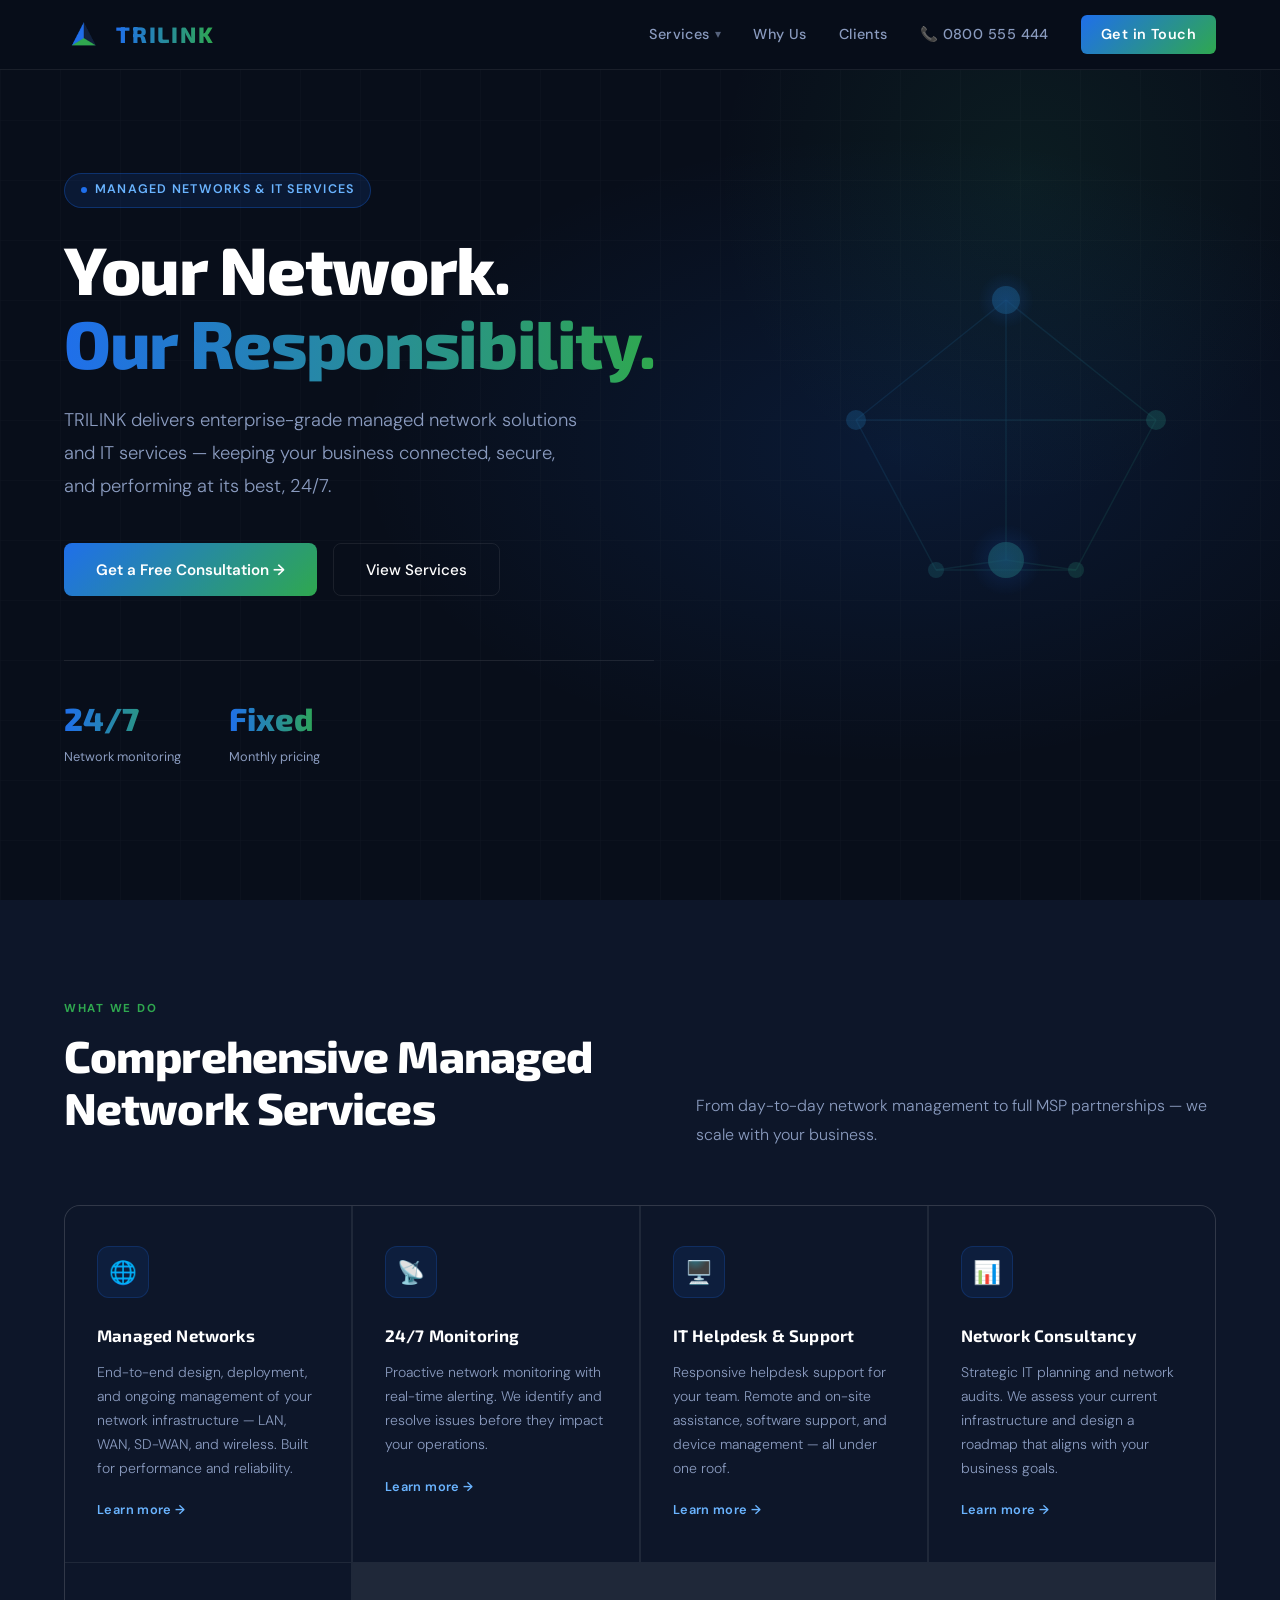
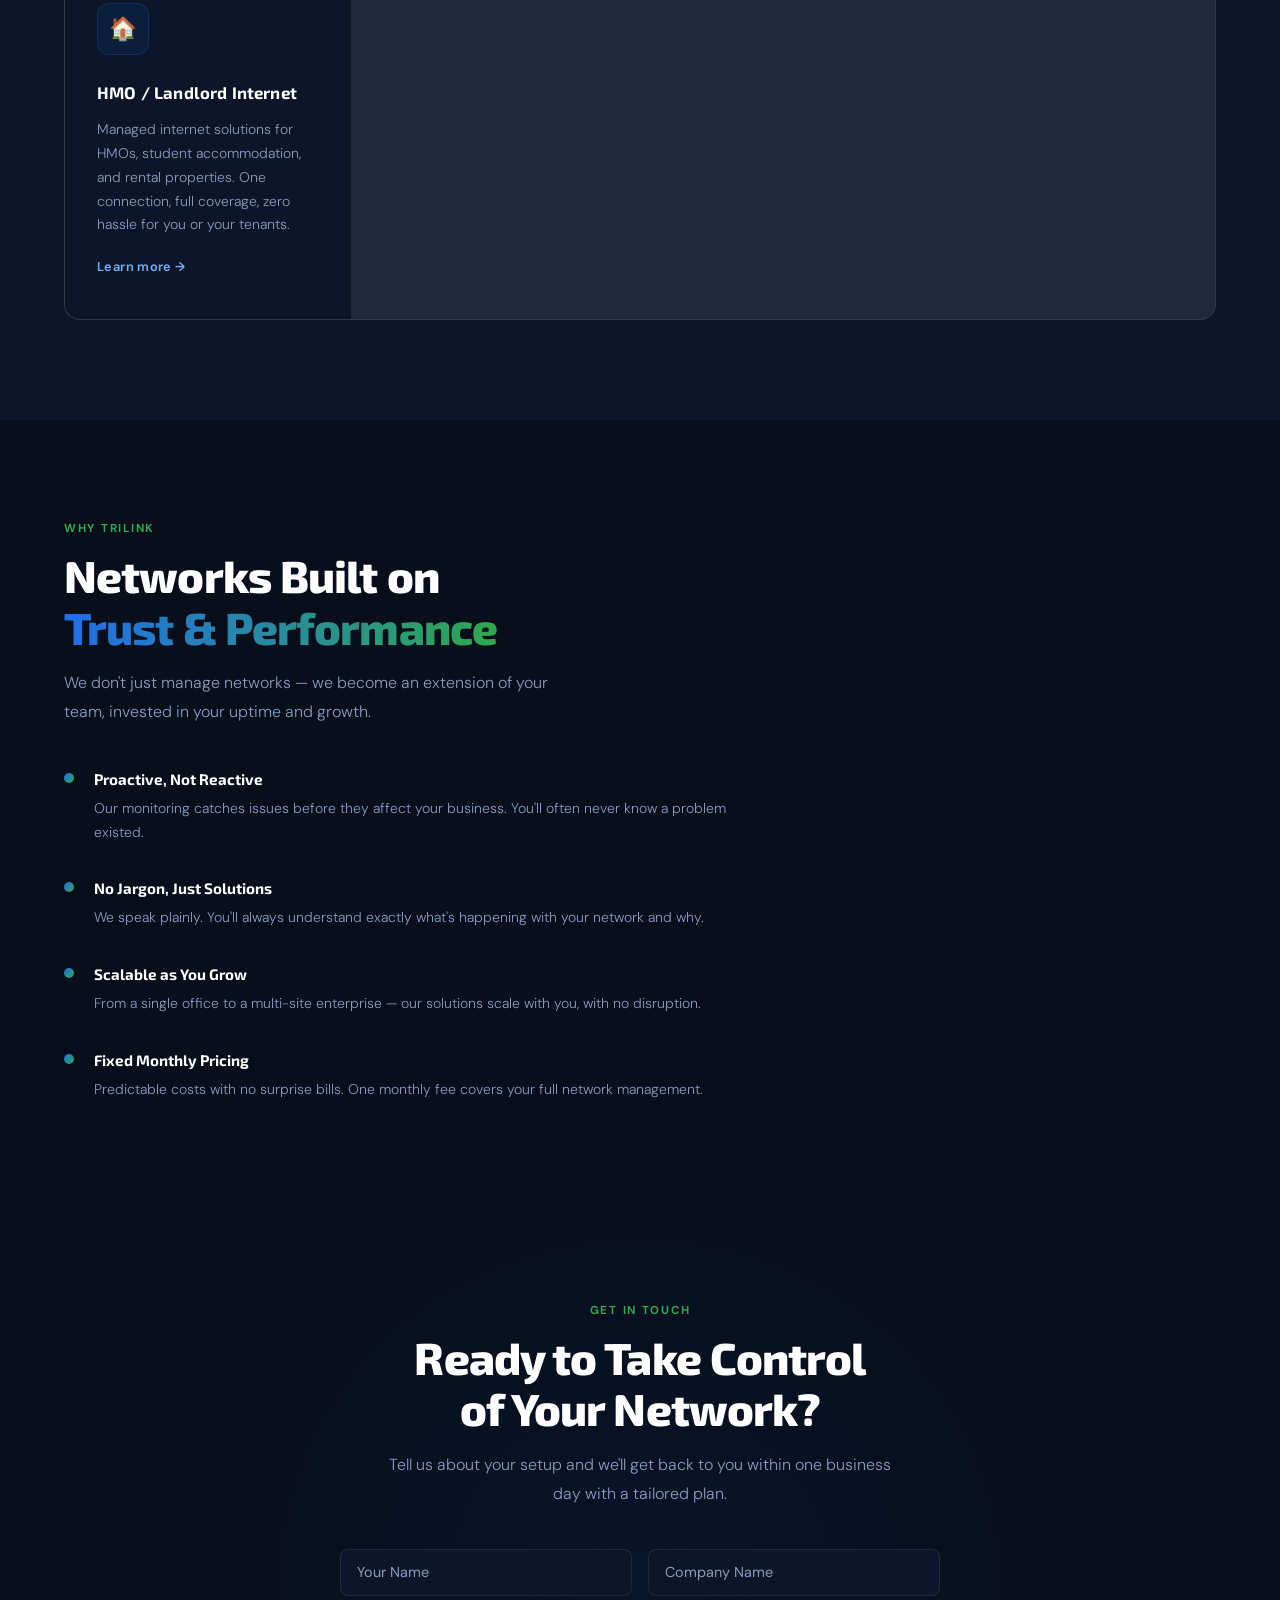
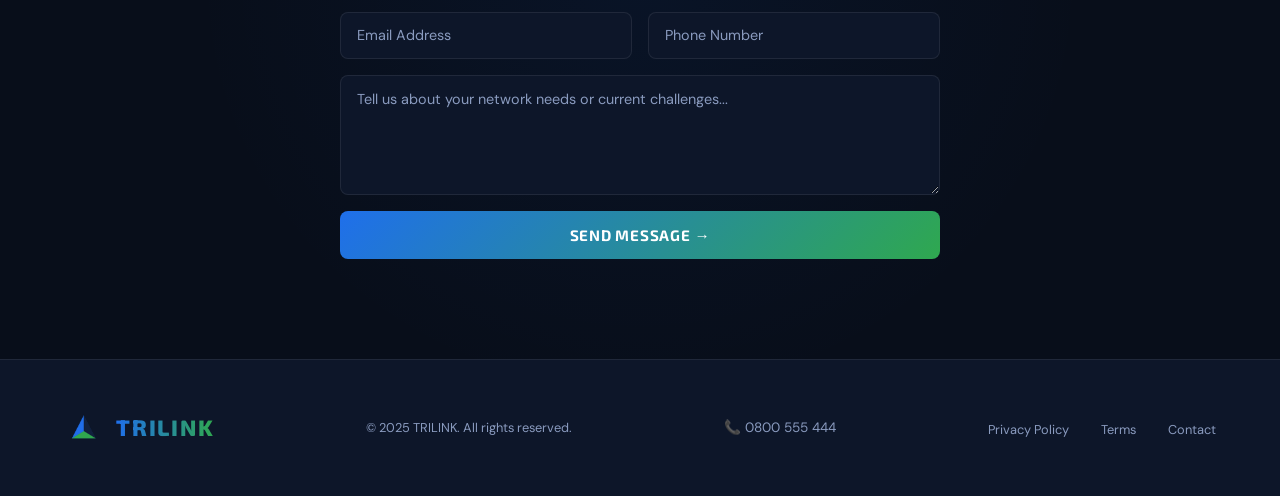
<file: index.html>
<!DOCTYPE html>
<html lang="en">
<head>
<meta charset="UTF-8">
<meta name="viewport" content="width=device-width, initial-scale=1.0">
<title>TRILINK – Managed Networks & IT Services</title>
<link rel="icon" type="image/png" sizes="32x32" href="trilink-mark-32.png">
<link rel="icon" type="image/png" sizes="16x16" href="trilink-mark-16.png">
<link rel="preconnect" href="https://fonts.googleapis.com">
<link href="https://fonts.googleapis.com/css2?family=Exo+2:wght@300;400;600;700;800&family=DM+Sans:wght@300;400;500&display=swap" rel="stylesheet">
<style>
  *, *::before, *::after { box-sizing: border-box; margin: 0; padding: 0; }

  :root {
    --navy: #080e1a;
    --navy2: #0d1629;
    --navy3: #12213D;
    --blue: #1F6FEB;
    --green: #2FA84F;
    --grad: linear-gradient(135deg, #1F6FEB, #2FA84F);
    --grad-text: linear-gradient(90deg, #1F6FEB, #2FA84F);
    --white: #ffffff;
    --muted: #8a9bbf;
    --border: rgba(255,255,255,0.08);
    --card: rgba(255,255,255,0.04);
  }

  html { scroll-behavior: smooth; }

  body {
    font-family: 'DM Sans', sans-serif;
    background: var(--navy);
    color: var(--white);
    line-height: 1.6;
    overflow-x: hidden;
  }

  h1,h2,h3,h4,h5 { font-family: 'Exo 2', sans-serif; }

  /* NAV */
  nav {
    position: fixed; top: 0; left: 0; right: 0; z-index: 100;
    background: rgba(8,14,26,0.92);
    backdrop-filter: blur(12px);
    border-bottom: 1px solid var(--border);
    padding: 0 5%;
    display: flex; align-items: center; justify-content: space-between;
    height: 70px;
  }

  .logo {
    display: flex; align-items: center; gap: 12px;
    text-decoration: none;
  }

  .logo-mark {
    width: 40px; height: 40px;
    position: relative;
  }

  .logo-mark svg { width: 100%; height: 100%; }
  .logo-mark img { width: 100%; height: 100%; object-fit: contain; display: block; }

  .logo-text {
    font-family: 'Exo 2', sans-serif;
    font-size: 1.4rem;
    font-weight: 800;
    letter-spacing: 0.08em;
    background: var(--grad-text);
    -webkit-background-clip: text;
    -webkit-text-fill-color: transparent;
    background-clip: text;
  }

  .nav-links {
    display: flex; gap: 2rem; list-style: none; align-items: center;
  }

  .nav-links > li { position: relative; }

  .nav-links a {
    color: var(--muted);
    text-decoration: none;
    font-size: 0.9rem;
    font-weight: 500;
    letter-spacing: 0.03em;
    transition: color 0.2s;
    display: flex; align-items: center; gap: 5px;
  }

  .nav-links a:hover { color: var(--white); }

  .nav-cta {
    background: var(--grad);
    color: var(--white) !important;
    padding: 0.5rem 1.25rem;
    border-radius: 6px;
    font-weight: 600 !important;
  }

  .nav-phone {
    color: var(--muted);
    text-decoration: none;
    font-size: 0.9rem;
    font-weight: 600;
    display: flex;
    align-items: center;
    gap: 6px;
    transition: color 0.2s;
  }

  .nav-phone:hover { color: var(--white); }

  .has-dropdown > a::after { content: '▾'; font-size: 0.75rem; opacity: 0.6; }

  .dropdown {
    display: none;
    position: absolute; top: 100%; left: -16px;
    background: var(--navy2);
    border: 1px solid var(--border);
    border-radius: 12px;
    min-width: 230px;
    padding: 16px 8px 8px 8px;
    box-shadow: 0 20px 60px rgba(0,0,0,0.4);
    z-index: 200;
  }

  .has-dropdown:hover .dropdown { display: block; }

  .dropdown a {
    display: flex; align-items: center; gap: 10px;
    padding: 10px 14px;
    border-radius: 8px;
    font-size: 0.875rem;
    color: var(--muted) !important;
    transition: background 0.15s, color 0.15s;
    white-space: nowrap;
  }

  .dropdown a:hover { background: var(--navy3); color: var(--white) !important; }

  .dd-icon {
    width: 28px; height: 28px;
    background: rgba(26,111,245,0.12);
    border-radius: 6px;
    display: flex; align-items: center; justify-content: center;
    font-size: 0.85rem; flex-shrink: 0;
  }

  .dropdown-divider { height: 1px; background: var(--border); margin: 6px 8px; }

  /* HERO */
  .hero {
    min-height: 100vh;
    display: flex; align-items: center;
    padding: 120px 5% 80px;
    position: relative;
    overflow: hidden;
  }

  .hero-bg {
    position: absolute; inset: 0;
    background:
      radial-gradient(ellipse 60% 50% at 70% 50%, rgba(26,111,245,0.12) 0%, transparent 70%),
      radial-gradient(ellipse 40% 60% at 80% 20%, rgba(53,201,122,0.08) 0%, transparent 60%);
  }

  .hero-grid {
    position: absolute; inset: 0; opacity: 0.03;
    background-image:
      linear-gradient(rgba(255,255,255,0.5) 1px, transparent 1px),
      linear-gradient(90deg, rgba(255,255,255,0.5) 1px, transparent 1px);
    background-size: 60px 60px;
  }

  .hero-content {
    max-width: 700px;
    position: relative; z-index: 2;
    animation: fadeUp 0.8s ease both;
  }

  @keyframes fadeUp {
    from { opacity:0; transform: translateY(30px); }
    to   { opacity:1; transform: translateY(0); }
  }

  .hero-badge {
    display: inline-flex; align-items: center; gap: 8px;
    background: rgba(26,111,245,0.12);
    border: 1px solid rgba(26,111,245,0.3);
    color: #6ab4ff;
    font-size: 0.78rem;
    font-weight: 600;
    letter-spacing: 0.1em;
    text-transform: uppercase;
    padding: 0.4rem 1rem;
    border-radius: 100px;
    margin-bottom: 1.5rem;
  }

  .hero-badge span { width: 6px; height: 6px; border-radius: 50%; background: var(--blue); animation: pulse 1.5s infinite; }

  @keyframes pulse { 0%,100%{opacity:1;} 50%{opacity:0.3;} }

  .hero h1 {
    font-size: clamp(2.5rem, 6vw, 4.2rem);
    font-weight: 800;
    line-height: 1.1;
    margin-bottom: 1.5rem;
    letter-spacing: -0.02em;
  }

  .grad-word {
    background: var(--grad-text);
    -webkit-background-clip: text;
    -webkit-text-fill-color: transparent;
    background-clip: text;
  }

  .hero p {
    font-size: 1.15rem;
    color: var(--muted);
    max-width: 520px;
    margin-bottom: 2.5rem;
    font-weight: 300;
    line-height: 1.8;
  }

  .hero-btns { display: flex; gap: 1rem; flex-wrap: wrap; }

  .btn-primary {
    background: var(--grad);
    color: var(--white);
    padding: 0.85rem 2rem;
    border-radius: 8px;
    text-decoration: none;
    font-weight: 600;
    font-size: 0.95rem;
    transition: opacity 0.2s, transform 0.2s;
    display: inline-flex; align-items: center; gap: 8px;
  }

  .btn-primary:hover { opacity: 0.9; transform: translateY(-2px); }

  .btn-secondary {
    background: transparent;
    color: var(--white);
    padding: 0.85rem 2rem;
    border-radius: 8px;
    text-decoration: none;
    font-weight: 500;
    font-size: 0.95rem;
    border: 1px solid var(--border);
    transition: border-color 0.2s, background 0.2s;
    display: inline-flex; align-items: center; gap: 8px;
  }

  .btn-secondary:hover { border-color: rgba(255,255,255,0.25); background: rgba(255,255,255,0.04); }

  .hero-stats {
    display: flex; gap: 3rem; margin-top: 4rem;
    padding-top: 2rem;
    border-top: 1px solid var(--border);
  }

  .stat-num {
    font-family: 'Exo 2', sans-serif;
    font-size: 2rem;
    font-weight: 800;
    background: var(--grad-text);
    -webkit-background-clip: text;
    -webkit-text-fill-color: transparent;
    background-clip: text;
  }

  .stat-label { font-size: 0.8rem; color: var(--muted); margin-top: 2px; }

  .hero-visual {
    position: absolute;
    right: 5%; top: 50%;
    transform: translateY(-50%);
    width: 420px; height: 420px;
    opacity: 0.6;
    animation: float 6s ease-in-out infinite;
  }

  @keyframes float { 0%,100%{transform:translateY(-50%);} 50%{transform:translateY(calc(-50% - 20px));} }

  /* SECTIONS */
  section { padding: 100px 5%; }

  .section-label {
    font-size: 0.72rem;
    letter-spacing: 0.15em;
    text-transform: uppercase;
    color: var(--green);
    font-weight: 700;
    margin-bottom: 0.75rem;
  }

  .section-title {
    font-size: clamp(1.8rem, 4vw, 2.8rem);
    font-weight: 800;
    line-height: 1.15;
    letter-spacing: -0.02em;
    margin-bottom: 1rem;
  }

  .section-sub {
    font-size: 1rem;
    color: var(--muted);
    max-width: 520px;
    line-height: 1.8;
    font-weight: 300;
  }

  /* SERVICES */
  #services { background: var(--navy2); }

  .services-header {
    display: flex; justify-content: space-between; align-items: flex-end;
    margin-bottom: 3.5rem;
    gap: 2rem; flex-wrap: wrap;
  }

  .services-grid {
    display: grid;
    grid-template-columns: repeat(auto-fit, minmax(280px, 1fr));
    gap: 1.5px;
    background: var(--border);
    border: 1px solid var(--border);
    border-radius: 16px;
    overflow: hidden;
  }

  .service-card {
    background: var(--navy2);
    padding: 2.5rem 2rem;
    transition: background 0.3s;
    position: relative;
    overflow: hidden;
  }

  .service-card::before {
    content: '';
    position: absolute; top: 0; left: 0; right: 0;
    height: 2px;
    background: var(--grad);
    transform: scaleX(0);
    transition: transform 0.3s;
  }

  .service-card:hover { background: var(--navy3); }
  .service-card:hover::before { transform: scaleX(1); }

  .service-icon {
    width: 52px; height: 52px;
    background: rgba(26,111,245,0.1);
    border: 1px solid rgba(26,111,245,0.2);
    border-radius: 12px;
    display: flex; align-items: center; justify-content: center;
    margin-bottom: 1.5rem;
    font-size: 1.4rem;
  }

  .service-card h3 {
    font-size: 1.05rem;
    font-weight: 700;
    margin-bottom: 0.75rem;
    letter-spacing: 0.01em;
  }

  .service-card p {
    font-size: 0.875rem;
    color: var(--muted);
    line-height: 1.7;
    font-weight: 300;
  }

  .service-link {
    display: inline-flex; align-items: center; gap: 6px;
    margin-top: 1.25rem;
    font-size: 0.8rem;
    font-weight: 600;
    color: #6ab4ff;
    text-decoration: none;
    letter-spacing: 0.03em;
    transition: gap 0.2s;
  }

  .service-link:hover { gap: 10px; }

  /* WHY */
  .why-grid {
    display: grid;
    grid-template-columns: 1fr;
    max-width: 700px;
    gap: 5rem;
    align-items: center;
  }

  .why-features { display: flex; flex-direction: column; gap: 2rem; margin-top: 2.5rem; }

  .why-feature {
    display: flex; gap: 1.25rem; align-items: flex-start;
  }

  .why-dot {
    width: 10px; height: 10px;
    border-radius: 50%;
    background: var(--grad);
    margin-top: 6px;
    flex-shrink: 0;
  }

  .why-feature h4 {
    font-size: 0.95rem;
    font-weight: 700;
    margin-bottom: 0.35rem;
  }

  .why-feature p {
    font-size: 0.875rem;
    color: var(--muted);
    line-height: 1.7;
    font-weight: 300;
  }

  /* TESTIMONIAL */
  #testimonials { background: var(--navy2); }

  .testimonial-grid {
    display: grid;
    grid-template-columns: repeat(auto-fit, minmax(300px, 1fr));
    gap: 1.5rem;
    margin-top: 3rem;
  }

  .testimonial-card {
    background: var(--navy3);
    border: 1px solid var(--border);
    border-radius: 16px;
    padding: 2rem;
  }

  .stars { color: var(--green); font-size: 0.9rem; margin-bottom: 1rem; letter-spacing: 2px; }

  .testimonial-card p {
    font-size: 0.9rem;
    color: var(--muted);
    line-height: 1.8;
    font-style: italic;
    font-weight: 300;
    margin-bottom: 1.5rem;
  }

  .testimonial-author {
    display: flex; align-items: center; gap: 12px;
    border-top: 1px solid var(--border);
    padding-top: 1.25rem;
  }

  .author-avatar {
    width: 40px; height: 40px; border-radius: 50%;
    background: var(--grad);
    display: flex; align-items: center; justify-content: center;
    font-family: 'Exo 2', sans-serif;
    font-weight: 700;
    font-size: 0.85rem;
    flex-shrink: 0;
  }

  .author-name { font-size: 0.85rem; font-weight: 600; }
  .author-role { font-size: 0.75rem; color: var(--muted); margin-top: 1px; }

  /* CONTACT */
  #contact { position: relative; overflow: hidden; }

  .contact-bg {
    position: absolute; inset: 0;
    background: radial-gradient(ellipse 50% 80% at 50% 50%, rgba(26,111,245,0.06) 0%, transparent 70%);
  }

  .contact-inner {
    position: relative; z-index: 2;
    max-width: 600px; margin: 0 auto;
    text-align: center;
  }

  .contact-inner .section-title { margin-bottom: 1rem; }
  .contact-inner .section-sub { margin: 0 auto 2.5rem; }

  .contact-form {
    display: flex; flex-direction: column; gap: 1rem;
    text-align: left;
  }

  .form-row { display: grid; grid-template-columns: 1fr 1fr; gap: 1rem; }

  input, textarea, select {
    background: var(--navy2);
    border: 1px solid var(--border);
    border-radius: 8px;
    padding: 0.85rem 1rem;
    color: var(--white);
    font-family: 'DM Sans', sans-serif;
    font-size: 0.9rem;
    width: 100%;
    transition: border-color 0.2s;
    outline: none;
  }

  input:focus, textarea:focus {
    border-color: rgba(26,111,245,0.5);
  }

  input::placeholder, textarea::placeholder { color: var(--muted); }

  textarea { resize: vertical; min-height: 120px; }

  .submit-btn {
    background: var(--grad);
    color: var(--white);
    border: none;
    padding: 0.95rem 2rem;
    border-radius: 8px;
    font-family: 'Exo 2', sans-serif;
    font-weight: 700;
    font-size: 0.95rem;
    letter-spacing: 0.05em;
    cursor: pointer;
    transition: opacity 0.2s, transform 0.2s;
    text-transform: uppercase;
  }

  .submit-btn:hover { opacity: 0.9; transform: translateY(-1px); }

  /* FOOTER */
  footer {
    background: var(--navy2);
    border-top: 1px solid var(--border);
    padding: 3rem 5%;
  }

  .footer-inner {
    display: flex; justify-content: space-between; align-items: center;
    flex-wrap: wrap; gap: 2rem;
  }

  .footer-copy {
    font-size: 0.8rem;
    color: var(--muted);
  }

  .footer-phone {
    font-size: 0.85rem;
    color: var(--muted);
    text-decoration: none;
    transition: color 0.2s;
  }

  .footer-phone:hover { color: var(--white); }

  .footer-links {
    display: flex; gap: 2rem; list-style: none;
  }

  .footer-links a {
    font-size: 0.8rem;
    color: var(--muted);
    text-decoration: none;
    transition: color 0.2s;
  }

  .footer-links a:hover { color: var(--white); }

  /* MOBILE */
  @media (max-width: 768px) {
    .nav-links { display: none; }
    .nav-links.mobile-open { display: flex; flex-direction: column; gap: 0; position: absolute; top: 70px; left: 0; right: 0; background: rgba(8,14,26,0.98); backdrop-filter: blur(12px); border-bottom: 1px solid var(--border); padding: 1rem 0; }
    .nav-links.mobile-open > li { border-bottom: 1px solid var(--border); }
    .nav-links.mobile-open > li:last-child { border-bottom: none; }
    .nav-links.mobile-open a { padding: 0.9rem 5%; color: var(--white) !important; font-size: 1rem; }
    .nav-links.mobile-open .nav-cta { background: none; padding: 0.9rem 5%; border-radius: 0; color: var(--green) !important; }
    .nav-links.mobile-open .has-dropdown > a { justify-content: space-between; }
    .nav-links.mobile-open .dropdown { display: none; position: static; padding: 0; box-shadow: none; border: none; background: transparent; min-width: unset; }
    .nav-links.mobile-open .dropdown.mobile-open { display: flex; flex-direction: column; background: var(--navy3); }
    .nav-links.mobile-open .dropdown a { padding: 0.75rem 5% 0.75rem 8%; font-size: 0.875rem; border-radius: 0; }
    .nav-links.mobile-open .dropdown .dropdown-divider { display: none; }
    .hamburger { display: flex; flex-direction: column; gap: 5px; cursor: pointer; padding: 8px; background: none; border: none; }
    .hamburger span { display: block; width: 24px; height: 2px; background: var(--white); border-radius: 2px; transition: all 0.3s; }
    .hamburger.open span:nth-child(1) { transform: translateY(7px) rotate(45deg); }
    .hamburger.open span:nth-child(2) { opacity: 0; }
    .hamburger.open span:nth-child(3) { transform: translateY(-7px) rotate(-45deg); }
    .hero-visual { display: none; }
    .hero-stats { gap: 1.5rem; }
    .why-grid { grid-template-columns: 1fr; }
    .form-row { grid-template-columns: 1fr; }
  }
  @media (min-width: 769px) {
    .hamburger { display: none; }
  }
</style>
</head>
<body>

<!-- NAV -->
<nav>
  <a href="#" class="logo">
    <div class="logo-mark">
      <img src="trilink-mark-nav.png" alt="TriLink">
    </div>
    <span class="logo-text">TRILINK</span>
  </a>
  <button class="hamburger" id="hamburger" aria-label="Toggle menu"><span></span><span></span><span></span></button>
  <ul class="nav-links" id="nav-links">
    <li class="has-dropdown">
      <a href="#services">Services</a>
      <div class="dropdown">
        <a href="managed-networks.html"><span class="dd-icon">🌐</span> Managed Networks</a>
        <a href="hmo-internet.html"><span class="dd-icon">🏠</span> HMO / Landlord Internet</a>
        <a href="helpdesk.html"><span class="dd-icon">🖥️</span> IT Helpdesk &amp; Support</a>
        <a href="monitoring.html"><span class="dd-icon">📡</span> 24/7 Monitoring</a>
        <a href="consultancy.html"><span class="dd-icon">📊</span> Network Consultancy</a>
      </div>
    </li>
    <li><a href="#why">Why Us</a></li>
    <li><a href="#testimonials">Clients</a></li>
    <li><a href="tel:08005554444" class="nav-phone">📞 0800 555 444</a></li>
    <li><a href="#contact" class="nav-cta">Get in Touch</a></li>
  </ul>
</nav>

<!-- HERO -->
<section class="hero">
  <div class="hero-bg"></div>
  <div class="hero-grid"></div>
  <div class="hero-content">
    <div class="hero-badge">
      <span></span>
      Managed Networks &amp; IT Services
    </div>
    <h1>
      Your Network.<br>
      <span class="grad-word">Our Responsibility.</span>
    </h1>
    <p>TRILINK delivers enterprise-grade managed network solutions and IT services — keeping your business connected, secure, and performing at its best, 24/7.</p>
    <div class="hero-btns">
      <a href="#contact" class="btn-primary">Get a Free Consultation →</a>
      <a href="#services" class="btn-secondary">View Services</a>
    </div>
    <div class="hero-stats">
      <div>
        <div class="stat-num">24/7</div>
        <div class="stat-label">Network monitoring</div>
      </div>
      <div>
        <div class="stat-num">Fixed</div>
        <div class="stat-label">Monthly pricing</div>
      </div>
    </div>
  </div>

  <!-- Floating network visual -->
  <svg class="hero-visual" viewBox="0 0 420 420" xmlns="http://www.w3.org/2000/svg">
    <defs>
      <linearGradient id="hg" x1="0" y1="0" x2="420" y2="420" gradientUnits="userSpaceOnUse">
        <stop offset="0%" stop-color="#1F6FEB" stop-opacity="0.6"/>
        <stop offset="100%" stop-color="#2FA84F" stop-opacity="0.6"/>
      </linearGradient>
      <radialGradient id="node-glow" cx="50%" cy="50%" r="50%">
        <stop offset="0%" stop-color="#1F6FEB" stop-opacity="0.3"/>
        <stop offset="100%" stop-color="#1F6FEB" stop-opacity="0"/>
      </radialGradient>
    </defs>
    <!-- Connections -->
    <g stroke="url(#hg)" stroke-width="1.5" opacity="0.4">
      <line x1="210" y1="60" x2="360" y2="180"/>
      <line x1="210" y1="60" x2="60" y2="180"/>
      <line x1="210" y1="60" x2="210" y2="320"/>
      <line x1="360" y1="180" x2="60" y2="180"/>
      <line x1="360" y1="180" x2="280" y2="330"/>
      <line x1="60" y1="180" x2="140" y2="330"/>
      <line x1="140" y1="330" x2="280" y2="330"/>
      <line x1="210" y1="320" x2="140" y2="330"/>
      <line x1="210" y1="320" x2="280" y2="330"/>
    </g>
    <!-- Nodes -->
    <circle cx="210" cy="60" r="14" fill="url(#hg)" opacity="0.9"/>
    <circle cx="360" cy="180" r="10" fill="url(#hg)" opacity="0.7"/>
    <circle cx="60" cy="180" r="10" fill="url(#hg)" opacity="0.7"/>
    <circle cx="210" cy="320" r="18" fill="url(#hg)" opacity="1"/>
    <circle cx="140" cy="330" r="8" fill="url(#hg)" opacity="0.6"/>
    <circle cx="280" cy="330" r="8" fill="url(#hg)" opacity="0.6"/>
    <circle cx="210" cy="60" r="28" fill="url(#node-glow)"/>
    <circle cx="210" cy="320" r="36" fill="url(#node-glow)"/>
  </svg>
</section>

<!-- SERVICES -->
<section id="services">
  <div class="services-header">
    <div>
      <div class="section-label">What We Do</div>
      <h2 class="section-title">Comprehensive Managed<br>Network Services</h2>
    </div>
    <p class="section-sub">From day-to-day network management to full MSP partnerships — we scale with your business.</p>
  </div>

  <div class="services-grid">
    <div class="service-card">
      <div class="service-icon">🌐</div>
      <h3>Managed Networks</h3>
      <p>End-to-end design, deployment, and ongoing management of your network infrastructure — LAN, WAN, SD-WAN, and wireless. Built for performance and reliability.</p>
      <a href="managed-networks.html" class="service-link">Learn more →</a>
    </div>
    <div class="service-card">
      <div class="service-icon">📡</div>
      <h3>24/7 Monitoring</h3>
      <p>Proactive network monitoring with real-time alerting. We identify and resolve issues before they impact your operations.</p>
      <a href="monitoring.html" class="service-link">Learn more →</a>
    </div>
    <div class="service-card">
      <div class="service-icon">🖥️</div>
      <h3>IT Helpdesk & Support</h3>
      <p>Responsive helpdesk support for your team. Remote and on-site assistance, software support, and device management — all under one roof.</p>
      <a href="helpdesk.html" class="service-link">Learn more →</a>
    </div>
    <div class="service-card">
      <div class="service-icon">📊</div>
      <h3>Network Consultancy</h3>
      <p>Strategic IT planning and network audits. We assess your current infrastructure and design a roadmap that aligns with your business goals.</p>
      <a href="consultancy.html" class="service-link">Learn more →</a>
    </div>
    <div class="service-card">
      <div class="service-icon">🏠</div>
      <h3>HMO / Landlord Internet</h3>
      <p>Managed internet solutions for HMOs, student accommodation, and rental properties. One connection, full coverage, zero hassle for you or your tenants.</p>
      <a href="hmo-internet.html" class="service-link">Learn more →</a>
    </div>
  </div>
</section>

<!-- WHY US -->
<section id="why">
  <div class="why-grid">
    <div>
      <div class="section-label">Why TRILINK</div>
      <h2 class="section-title">Networks Built on<br><span class="grad-word">Trust & Performance</span></h2>
      <p class="section-sub">We don't just manage networks — we become an extension of your team, invested in your uptime and growth.</p>
      <div class="why-features">
        <div class="why-feature">
          <div class="why-dot"></div>
          <div>
            <h4>Proactive, Not Reactive</h4>
            <p>Our monitoring catches issues before they affect your business. You'll often never know a problem existed.</p>
          </div>
        </div>
        <div class="why-feature">
          <div class="why-dot"></div>
          <div>
            <h4>No Jargon, Just Solutions</h4>
            <p>We speak plainly. You'll always understand exactly what's happening with your network and why.</p>
          </div>
        </div>
        <div class="why-feature">
          <div class="why-dot"></div>
          <div>
            <h4>Scalable as You Grow</h4>
            <p>From a single office to a multi-site enterprise — our solutions scale with you, with no disruption.</p>
          </div>
        </div>
        <div class="why-feature">
          <div class="why-dot"></div>
          <div>
            <h4>Fixed Monthly Pricing</h4>
            <p>Predictable costs with no surprise bills. One monthly fee covers your full network management.</p>
          </div>
        </div>
      </div>
    </div>
  </div>
</section>

<!-- CONTACT -->
<section id="contact">
  <div class="contact-bg"></div>
  <div class="contact-inner">
    <div class="section-label">Get in Touch</div>
    <h2 class="section-title">Ready to Take Control<br>of Your Network?</h2>
    <p class="section-sub">Tell us about your setup and we'll get back to you within one business day with a tailored plan.</p>
    <form class="contact-form" onsubmit="return false;">
      <div class="form-row">
        <input type="text" placeholder="Your Name" />
        <input type="text" placeholder="Company Name" />
      </div>
      <div class="form-row">
        <input type="email" placeholder="Email Address" />
        <input type="tel" placeholder="Phone Number" />
      </div>
      <textarea placeholder="Tell us about your network needs or current challenges..."></textarea>
      <button type="submit" class="submit-btn">Send Message →</button>
    </form>
  </div>
</section>

<!-- FOOTER -->
<footer>
  <div class="footer-inner">
    <div class="logo">
      <div class="logo-mark">
        <img src="trilink-mark-nav.png" alt="TriLink">
      </div>
      <span class="logo-text">TRILINK</span>
    </div>
    <div class="footer-copy">© 2025 TRILINK. All rights reserved.</div>
    <a href="tel:08005554444" class="footer-phone">📞 0800 555 444</a>
    <ul class="footer-links">
      <li><a href="#">Privacy Policy</a></li>
      <li><a href="#">Terms</a></li>
      <li><a href="#contact">Contact</a></li>
    </ul>
  </div>
</footer>

<script>
  const hamburger = document.getElementById('hamburger');
  const navLinks = document.getElementById('nav-links');
  const servicesToggle = navLinks ? navLinks.querySelector('.has-dropdown > a') : null;
  const dropdown = navLinks ? navLinks.querySelector('.dropdown') : null;

  if (hamburger) {
    hamburger.addEventListener('click', () => {
      hamburger.classList.toggle('open');
      navLinks.classList.toggle('mobile-open');
    });
  }

  if (servicesToggle && dropdown) {
    servicesToggle.addEventListener('click', (e) => {
      if (window.innerWidth <= 768) {
        e.preventDefault();
        dropdown.classList.toggle('mobile-open');
      }
    });
  }

  // Close menu when a link is clicked
  if (navLinks) {
    navLinks.querySelectorAll('a').forEach(link => {
      link.addEventListener('click', (e) => {
        if (window.innerWidth <= 768 && !link.closest('.has-dropdown > a')) {
          hamburger.classList.remove('open');
          navLinks.classList.remove('mobile-open');
        }
      });
    });
  }
</script>
</body>
</html>
</file>
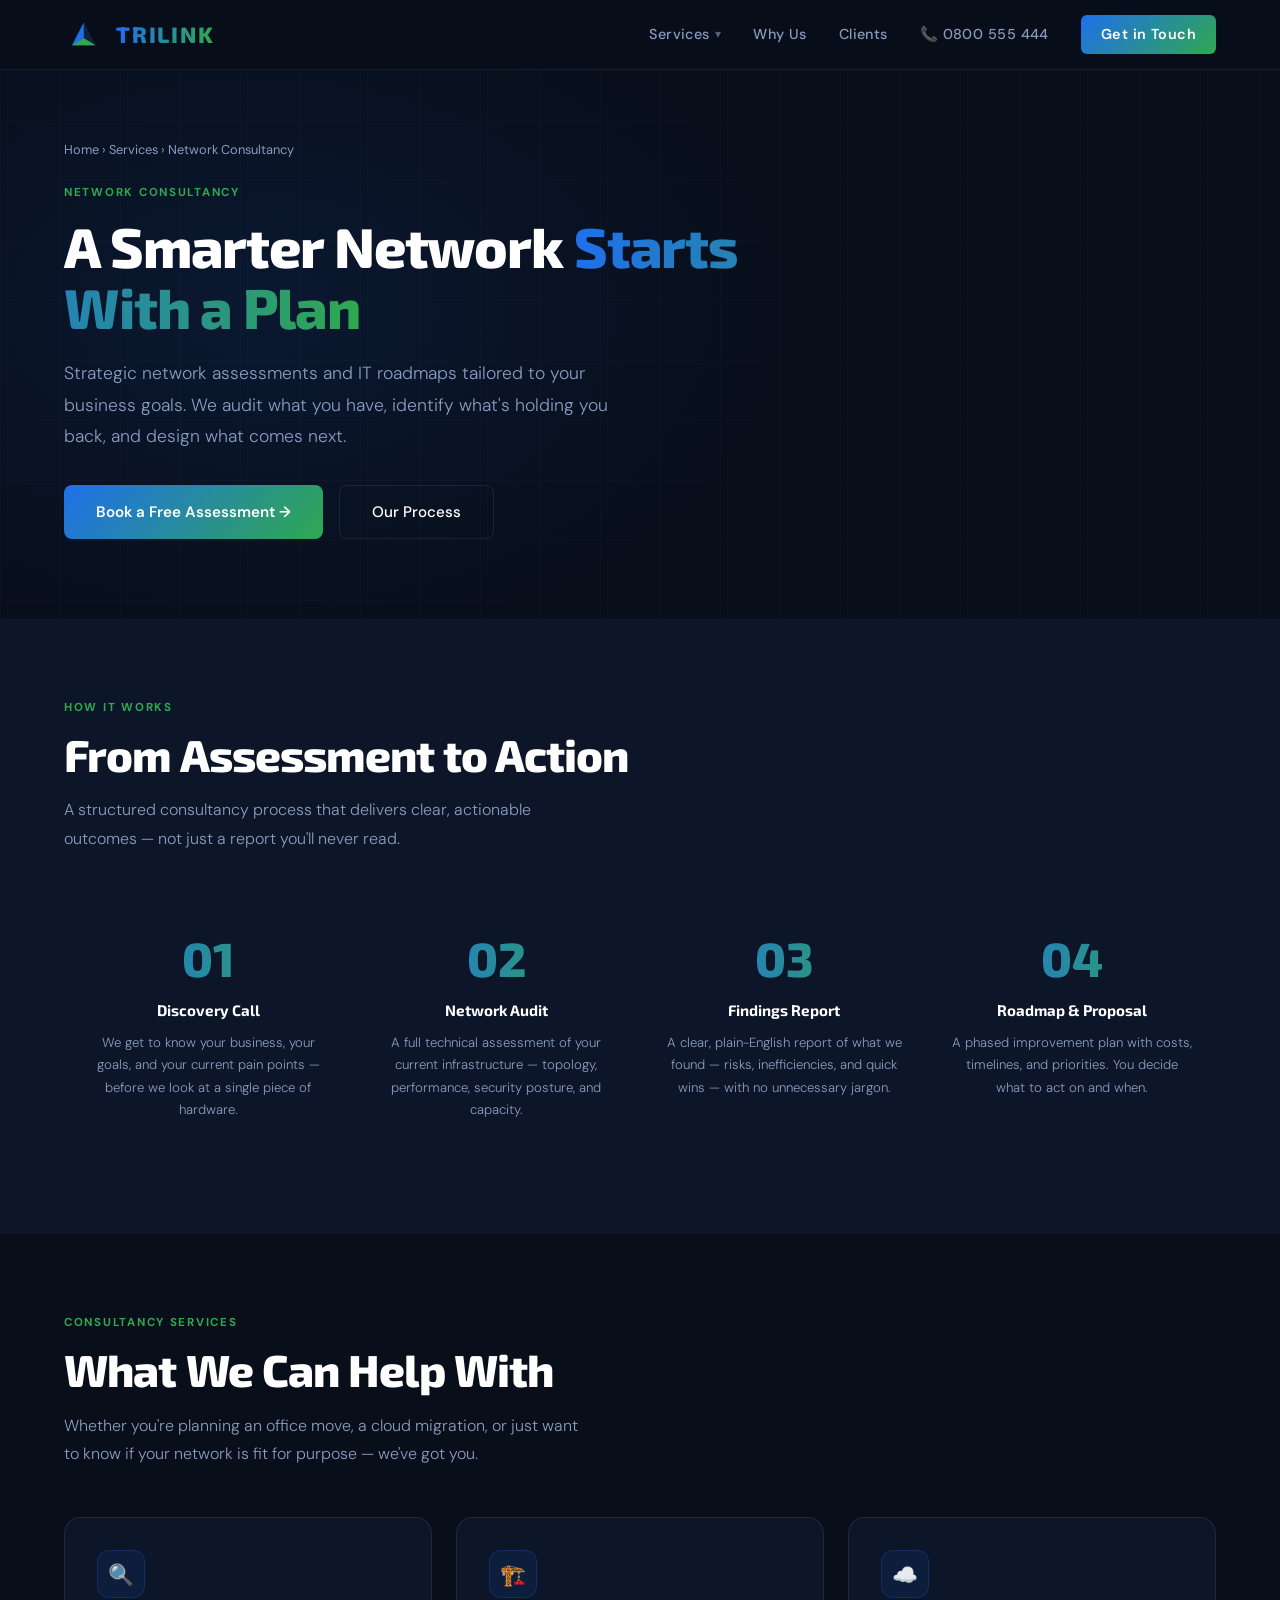
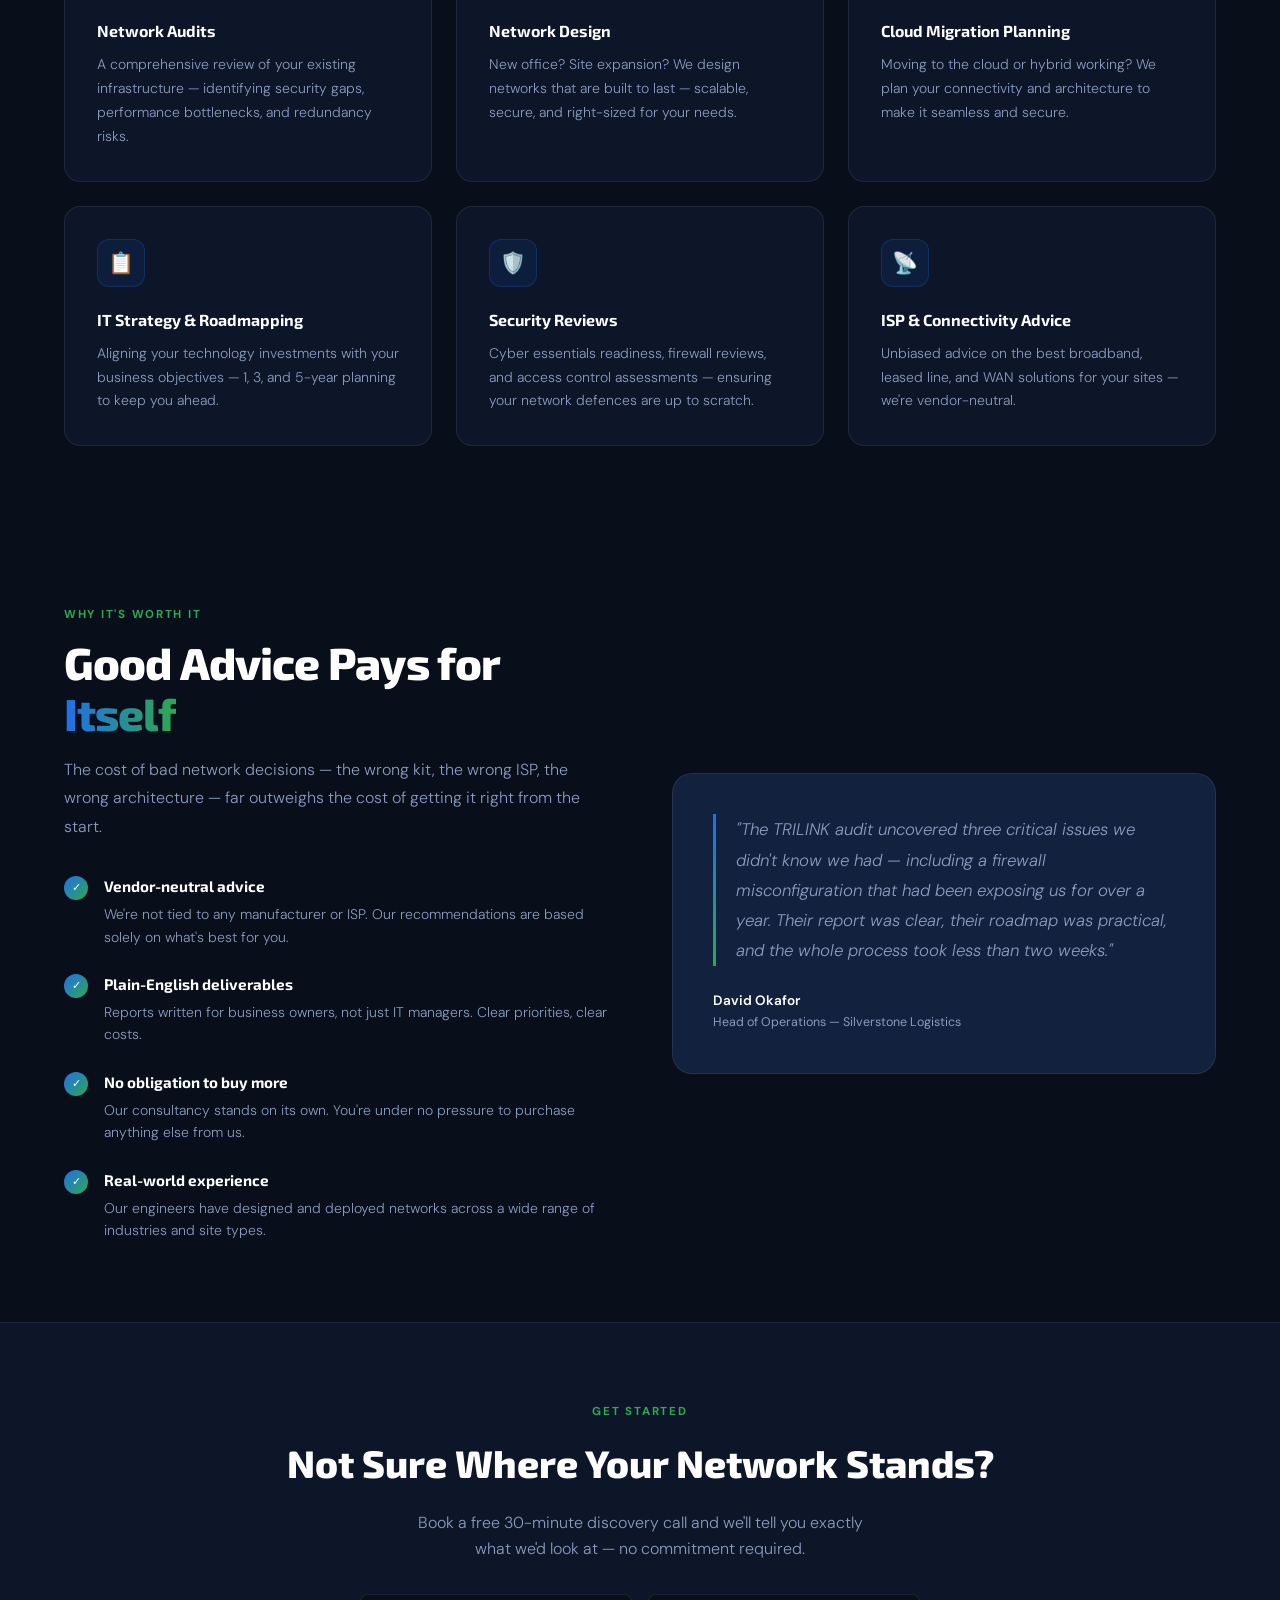
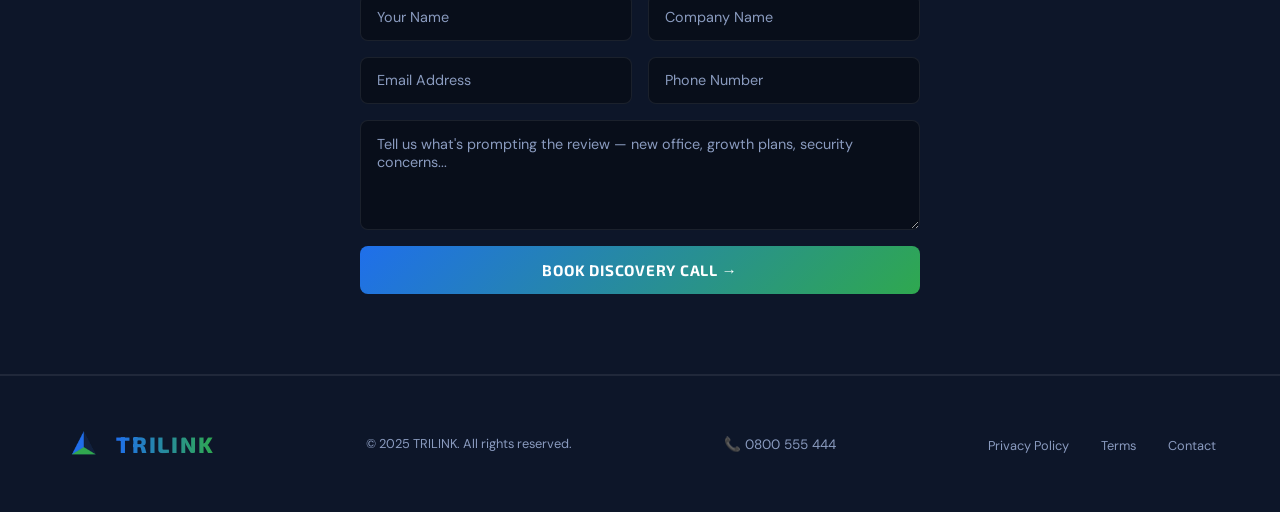
<file: consultancy.html>
<!DOCTYPE html>
<html lang="en">
<head>
<meta charset="UTF-8">
<meta name="viewport" content="width=device-width, initial-scale=1.0">
<title>Network Consultancy – TRILINK</title>
<link rel="icon" type="image/png" sizes="32x32" href="trilink-mark-32.png">
<link rel="icon" type="image/png" sizes="16x16" href="trilink-mark-16.png">
<link rel="preconnect" href="https://fonts.googleapis.com">
<link href="https://fonts.googleapis.com/css2?family=Exo+2:wght@300;400;600;700;800&family=DM+Sans:wght@300;400;500&display=swap" rel="stylesheet">
<link rel="stylesheet" href="shared.css">
<style>
  .page-hero { padding: 140px 5% 80px; position: relative; overflow: hidden; }
  .page-hero-bg { position: absolute; inset: 0; background: radial-gradient(ellipse 60% 80% at 20% 50%, rgba(26,111,245,0.1) 0%, transparent 70%); }
  .page-hero-grid { position: absolute; inset: 0; opacity: 0.03; background-image: linear-gradient(rgba(255,255,255,0.5) 1px, transparent 1px), linear-gradient(90deg, rgba(255,255,255,0.5) 1px, transparent 1px); background-size: 60px 60px; }
  .page-hero-inner { position: relative; z-index: 2; max-width: 700px; }
  .breadcrumb { font-size: 0.8rem; color: var(--muted); margin-bottom: 1.5rem; }
  .breadcrumb a { color: var(--muted); text-decoration: none; }
  .breadcrumb a:hover { color: var(--white); }
  .page-hero h1 { font-size: clamp(2.2rem, 5vw, 3.5rem); font-weight: 800; line-height: 1.1; letter-spacing: -0.02em; margin-bottom: 1.25rem; }
  .page-hero p { font-size: 1.1rem; color: var(--muted); line-height: 1.8; font-weight: 300; margin-bottom: 2rem; max-width: 560px; }
  .hero-btns { display: flex; gap: 1rem; flex-wrap: wrap; }
  section { padding: 80px 5%; }
  .process { background: var(--navy2); }
  .process-steps { display: grid; grid-template-columns: repeat(auto-fit, minmax(200px, 1fr)); gap: 0; margin-top: 3rem; position: relative; }
  .process-step { padding: 2rem 1.5rem; position: relative; text-align: center; }
  .step-num { font-family: 'Exo 2', sans-serif; font-size: 3rem; font-weight: 800; background: var(--grad-text); -webkit-background-clip: text; -webkit-text-fill-color: transparent; background-clip: text; line-height: 1; margin-bottom: 1rem; }
  .process-step h3 { font-size: 0.95rem; font-weight: 700; margin-bottom: 0.6rem; }
  .process-step p { font-size: 0.825rem; color: var(--muted); line-height: 1.7; font-weight: 300; }
  .features-grid { display: grid; grid-template-columns: repeat(auto-fit, minmax(280px, 1fr)); gap: 1.5rem; margin-top: 3rem; }
  .feature-card { background: var(--navy2); border: 1px solid var(--border); border-radius: 16px; padding: 2rem; transition: border-color 0.3s, transform 0.3s; }
  .feature-card:hover { border-color: rgba(26,111,245,0.4); transform: translateY(-4px); }
  .feature-icon { width: 48px; height: 48px; border-radius: 12px; background: rgba(26,111,245,0.1); border: 1px solid rgba(26,111,245,0.2); display: flex; align-items: center; justify-content: center; font-size: 1.3rem; margin-bottom: 1.25rem; }
  .feature-card h3 { font-size: 1rem; font-weight: 700; margin-bottom: 0.6rem; }
  .feature-card p { font-size: 0.875rem; color: var(--muted); line-height: 1.7; font-weight: 300; }
  .benefits-grid { display: grid; grid-template-columns: 1fr 1fr; gap: 4rem; align-items: center; }
  .benefit-list { display: flex; flex-direction: column; gap: 1.5rem; margin-top: 2rem; }
  .benefit-item { display: flex; gap: 1rem; align-items: flex-start; }
  .benefit-check { width: 24px; height: 24px; border-radius: 50%; background: var(--grad); display: flex; align-items: center; justify-content: center; font-size: 0.7rem; flex-shrink: 0; margin-top: 2px; }
  .benefit-item h4 { font-size: 0.95rem; font-weight: 700; margin-bottom: 0.3rem; }
  .benefit-item p { font-size: 0.875rem; color: var(--muted); line-height: 1.6; font-weight: 300; }
  .quote-panel { background: var(--navy3); border: 1px solid var(--border); border-radius: 20px; padding: 2.5rem; }
  .quote-text { font-size: 1.05rem; line-height: 1.8; color: var(--muted); font-style: italic; font-weight: 300; margin-bottom: 1.5rem; border-left: 3px solid; border-image: linear-gradient(to bottom, #1F6FEB, #2FA84F) 1; padding-left: 1.25rem; }
  .quote-author { font-size: 0.85rem; font-weight: 600; }
  .quote-role { font-size: 0.78rem; color: var(--muted); margin-top: 2px; }
  .cta-band { background: var(--navy2); border-top: 1px solid var(--border); border-bottom: 1px solid var(--border); padding: 80px 5%; text-align: center; }
  .cta-band h2 { font-size: clamp(1.8rem, 3vw, 2.5rem); font-weight: 800; margin-bottom: 1rem; }
  .cta-band p { color: var(--muted); max-width: 480px; margin: 0 auto 2rem; font-weight: 300; }
  .contact-form { display: flex; flex-direction: column; gap: 1rem; max-width: 560px; margin: 0 auto; text-align: left; }
  .form-row { display: grid; grid-template-columns: 1fr 1fr; gap: 1rem; }
  input, textarea { background: var(--navy); border: 1px solid var(--border); border-radius: 8px; padding: 0.85rem 1rem; color: var(--white); font-family: 'DM Sans', sans-serif; font-size: 0.9rem; width: 100%; transition: border-color 0.2s; outline: none; }
  input:focus, textarea:focus { border-color: rgba(26,111,245,0.5); }
  input::placeholder, textarea::placeholder { color: var(--muted); }
  textarea { resize: vertical; min-height: 110px; }
  .submit-btn { background: var(--grad); color: var(--white); border: none; padding: 0.95rem 2rem; border-radius: 8px; font-family: 'Exo 2', sans-serif; font-weight: 700; font-size: 0.95rem; letter-spacing: 0.05em; cursor: pointer; text-transform: uppercase; transition: opacity 0.2s; }
  .submit-btn:hover { opacity: 0.9; }
  @media (max-width: 768px) { .benefits-grid { grid-template-columns: 1fr; } .form-row { grid-template-columns: 1fr; } }

  @media (max-width: 768px) {
    .nav-links { display: none; }
    .nav-links.mobile-open { display: flex; flex-direction: column; gap: 0; position: absolute; top: 70px; left: 0; right: 0; background: rgba(8,14,26,0.98); backdrop-filter: blur(12px); border-bottom: 1px solid var(--border); padding: 1rem 0; }
    .nav-links.mobile-open > li { border-bottom: 1px solid var(--border); }
    .nav-links.mobile-open > li:last-child { border-bottom: none; }
    .nav-links.mobile-open a { padding: 0.9rem 5%; color: var(--white) !important; font-size: 1rem; }
    .nav-links.mobile-open .nav-cta { background: none; padding: 0.9rem 5%; border-radius: 0; color: var(--green) !important; }
    .nav-links.mobile-open .has-dropdown > a { justify-content: space-between; }
    .nav-links.mobile-open .dropdown { display: none; position: static; padding: 0; box-shadow: none; border: none; background: transparent; min-width: unset; }
    .nav-links.mobile-open .dropdown.mobile-open { display: flex; flex-direction: column; background: var(--navy3); }
    .nav-links.mobile-open .dropdown a { padding: 0.75rem 5% 0.75rem 8%; font-size: 0.875rem; border-radius: 0; }
    .nav-links.mobile-open .dropdown .dropdown-divider { display: none; }
    .hamburger { display: flex; flex-direction: column; gap: 5px; cursor: pointer; padding: 8px; background: none; border: none; }
    .hamburger span { display: block; width: 24px; height: 2px; background: var(--white); border-radius: 2px; transition: all 0.3s; }
    .hamburger.open span:nth-child(1) { transform: translateY(7px) rotate(45deg); }
    .hamburger.open span:nth-child(2) { opacity: 0; }
    .hamburger.open span:nth-child(3) { transform: translateY(-7px) rotate(-45deg); }
    .benefits-grid { grid-template-columns: 1fr; }
    .form-row { grid-template-columns: 1fr; }
  }
  @media (min-width: 769px) {
    .hamburger { display: none; }
  }

</style>
</head>
<body>
<nav>
  <a href="index.html" class="logo">
    <div class="logo-mark">
      <img src="trilink-mark-nav.png" alt="TriLink">
    </div>
    <span class="logo-text">TRILINK</span>
  </a>
  <button class="hamburger" id="hamburger" aria-label="Toggle menu"><span></span><span></span><span></span></button>
  <ul class="nav-links" id="nav-links">
    <li class="has-dropdown">
      <a href="#">Services</a>
      <div class="dropdown">
        <a href="managed-networks.html"><span class="dd-icon">🌐</span> Managed Networks</a>
        <a href="hmo-internet.html"><span class="dd-icon">🏠</span> HMO / Landlord Internet</a>
        <a href="helpdesk.html"><span class="dd-icon">🖥️</span> IT Helpdesk &amp; Support</a>
        <a href="monitoring.html"><span class="dd-icon">📡</span> 24/7 Monitoring</a>
        <a href="consultancy.html"><span class="dd-icon">📊</span> Network Consultancy</a>
      </div>
    </li>
    <li><a href="index.html#why">Why Us</a></li>
    <li><a href="index.html#testimonials">Clients</a></li>
    <li><a href="tel:08005554444" class="nav-phone">📞 0800 555 444</a></li>
    <li><a href="index.html#contact" class="nav-cta">Get in Touch</a></li>
  </ul>
</nav>

<div class="page-hero">
  <div class="page-hero-bg"></div>
  <div class="page-hero-grid"></div>
  <div class="page-hero-inner">
    <div class="breadcrumb"><a href="index.html">Home</a> › Services › Network Consultancy</div>
    <div class="section-label">Network Consultancy</div>
    <h1>A Smarter Network <span class="grad-word">Starts With a Plan</span></h1>
    <p>Strategic network assessments and IT roadmaps tailored to your business goals. We audit what you have, identify what's holding you back, and design what comes next.</p>
    <div class="hero-btns">
      <a href="#contact" class="btn-primary">Book a Free Assessment →</a>
      <a href="#process" class="btn-secondary">Our Process</a>
    </div>
  </div>
</div>

<section class="process" id="process">
  <div class="section-label">How It Works</div>
  <h2 class="section-title">From Assessment to Action</h2>
  <p class="section-sub">A structured consultancy process that delivers clear, actionable outcomes — not just a report you'll never read.</p>
  <div class="process-steps">
    <div class="process-step">
      <div class="step-num">01</div>
      <h3>Discovery Call</h3>
      <p>We get to know your business, your goals, and your current pain points — before we look at a single piece of hardware.</p>
    </div>
    <div class="process-step">
      <div class="step-num">02</div>
      <h3>Network Audit</h3>
      <p>A full technical assessment of your current infrastructure — topology, performance, security posture, and capacity.</p>
    </div>
    <div class="process-step">
      <div class="step-num">03</div>
      <h3>Findings Report</h3>
      <p>A clear, plain-English report of what we found — risks, inefficiencies, and quick wins — with no unnecessary jargon.</p>
    </div>
    <div class="process-step">
      <div class="step-num">04</div>
      <h3>Roadmap & Proposal</h3>
      <p>A phased improvement plan with costs, timelines, and priorities. You decide what to act on and when.</p>
    </div>
  </div>
</section>

<section id="features">
  <div class="section-label">Consultancy Services</div>
  <h2 class="section-title">What We Can Help With</h2>
  <p class="section-sub">Whether you're planning an office move, a cloud migration, or just want to know if your network is fit for purpose — we've got you.</p>
  <div class="features-grid">
    <div class="feature-card">
      <div class="feature-icon">🔍</div>
      <h3>Network Audits</h3>
      <p>A comprehensive review of your existing infrastructure — identifying security gaps, performance bottlenecks, and redundancy risks.</p>
    </div>
    <div class="feature-card">
      <div class="feature-icon">🏗️</div>
      <h3>Network Design</h3>
      <p>New office? Site expansion? We design networks that are built to last — scalable, secure, and right-sized for your needs.</p>
    </div>
    <div class="feature-card">
      <div class="feature-icon">☁️</div>
      <h3>Cloud Migration Planning</h3>
      <p>Moving to the cloud or hybrid working? We plan your connectivity and architecture to make it seamless and secure.</p>
    </div>
    <div class="feature-card">
      <div class="feature-icon">📋</div>
      <h3>IT Strategy & Roadmapping</h3>
      <p>Aligning your technology investments with your business objectives — 1, 3, and 5-year planning to keep you ahead.</p>
    </div>
    <div class="feature-card">
      <div class="feature-icon">🛡️</div>
      <h3>Security Reviews</h3>
      <p>Cyber essentials readiness, firewall reviews, and access control assessments — ensuring your network defences are up to scratch.</p>
    </div>
    <div class="feature-card">
      <div class="feature-icon">📡</div>
      <h3>ISP & Connectivity Advice</h3>
      <p>Unbiased advice on the best broadband, leased line, and WAN solutions for your sites — we're vendor-neutral.</p>
    </div>
  </div>
</section>

<section>
  <div class="benefits-grid">
    <div>
      <div class="section-label">Why It's Worth It</div>
      <h2 class="section-title">Good Advice Pays for <span class="grad-word">Itself</span></h2>
      <p class="section-sub">The cost of bad network decisions — the wrong kit, the wrong ISP, the wrong architecture — far outweighs the cost of getting it right from the start.</p>
      <div class="benefit-list">
        <div class="benefit-item">
          <div class="benefit-check">✓</div>
          <div><h4>Vendor-neutral advice</h4><p>We're not tied to any manufacturer or ISP. Our recommendations are based solely on what's best for you.</p></div>
        </div>
        <div class="benefit-item">
          <div class="benefit-check">✓</div>
          <div><h4>Plain-English deliverables</h4><p>Reports written for business owners, not just IT managers. Clear priorities, clear costs.</p></div>
        </div>
        <div class="benefit-item">
          <div class="benefit-check">✓</div>
          <div><h4>No obligation to buy more</h4><p>Our consultancy stands on its own. You're under no pressure to purchase anything else from us.</p></div>
        </div>
        <div class="benefit-item">
          <div class="benefit-check">✓</div>
          <div><h4>Real-world experience</h4><p>Our engineers have designed and deployed networks across a wide range of industries and site types.</p></div>
        </div>
      </div>
    </div>
    <div class="quote-panel">
      <div class="quote-text">"The TRILINK audit uncovered three critical issues we didn't know we had — including a firewall misconfiguration that had been exposing us for over a year. Their report was clear, their roadmap was practical, and the whole process took less than two weeks."</div>
      <div class="quote-author">David Okafor</div>
      <div class="quote-role">Head of Operations — Silverstone Logistics</div>
    </div>
  </div>
</section>

<section class="cta-band" id="contact">
  <div class="section-label">Get Started</div>
  <h2>Not Sure Where Your Network Stands?</h2>
  <p>Book a free 30-minute discovery call and we'll tell you exactly what we'd look at — no commitment required.</p>
  <form class="contact-form" onsubmit="return false;">
    <div class="form-row">
      <input type="text" placeholder="Your Name" />
      <input type="text" placeholder="Company Name" />
    </div>
    <div class="form-row">
      <input type="email" placeholder="Email Address" />
      <input type="tel" placeholder="Phone Number" />
    </div>
    <textarea placeholder="Tell us what's prompting the review — new office, growth plans, security concerns..."></textarea>
    <button type="submit" class="submit-btn">Book Discovery Call →</button>
  </form>
</section>

<footer>
  <div class="footer-inner">
    <a href="index.html" class="logo">
      <div class="logo-mark">
        <img src="trilink-mark-nav.png" alt="TriLink">
      </div>
      <span class="logo-text">TRILINK</span>
    </a>
    <div class="footer-copy">© 2025 TRILINK. All rights reserved.</div>
    <a href="tel:08005554444" class="footer-phone">📞 0800 555 444</a>
    <ul class="footer-links">
      <li><a href="#">Privacy Policy</a></li>
      <li><a href="#">Terms</a></li>
      <li><a href="#contact">Contact</a></li>
    </ul>
  </div>
</footer>

<script>
  const hamburger = document.getElementById('hamburger');
  const navLinks = document.getElementById('nav-links');
  const servicesToggle = navLinks ? navLinks.querySelector('.has-dropdown > a') : null;
  const dropdown = navLinks ? navLinks.querySelector('.dropdown') : null;

  if (hamburger) {
    hamburger.addEventListener('click', () => {
      hamburger.classList.toggle('open');
      navLinks.classList.toggle('mobile-open');
    });
  }

  if (servicesToggle && dropdown) {
    servicesToggle.addEventListener('click', (e) => {
      if (window.innerWidth <= 768) {
        e.preventDefault();
        dropdown.classList.toggle('mobile-open');
      }
    });
  }

  if (navLinks) {
    navLinks.querySelectorAll('a').forEach(link => {
      link.addEventListener('click', () => {
        if (window.innerWidth <= 768 && !link.parentElement.classList.contains('has-dropdown')) {
          hamburger.classList.remove('open');
          navLinks.classList.remove('mobile-open');
        }
      });
    });
  }
</script>
</body>
</html>
</file>
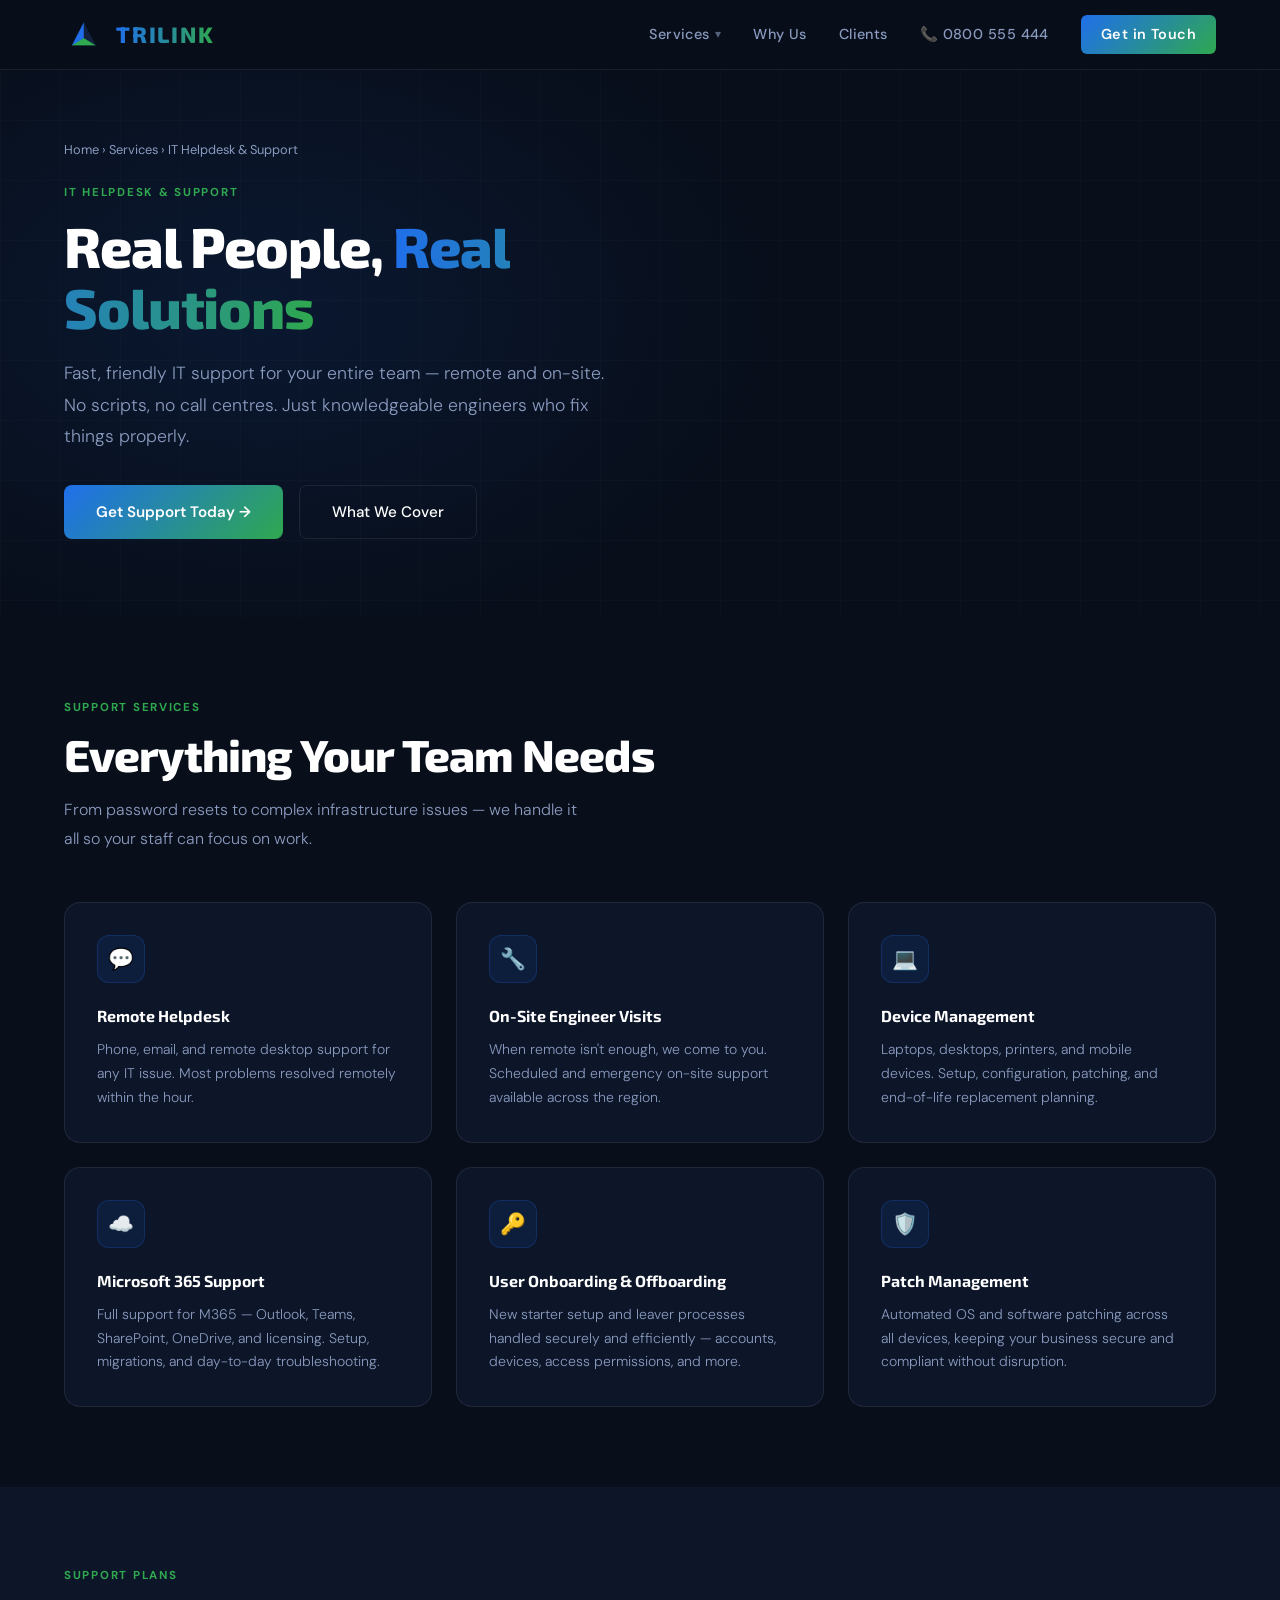
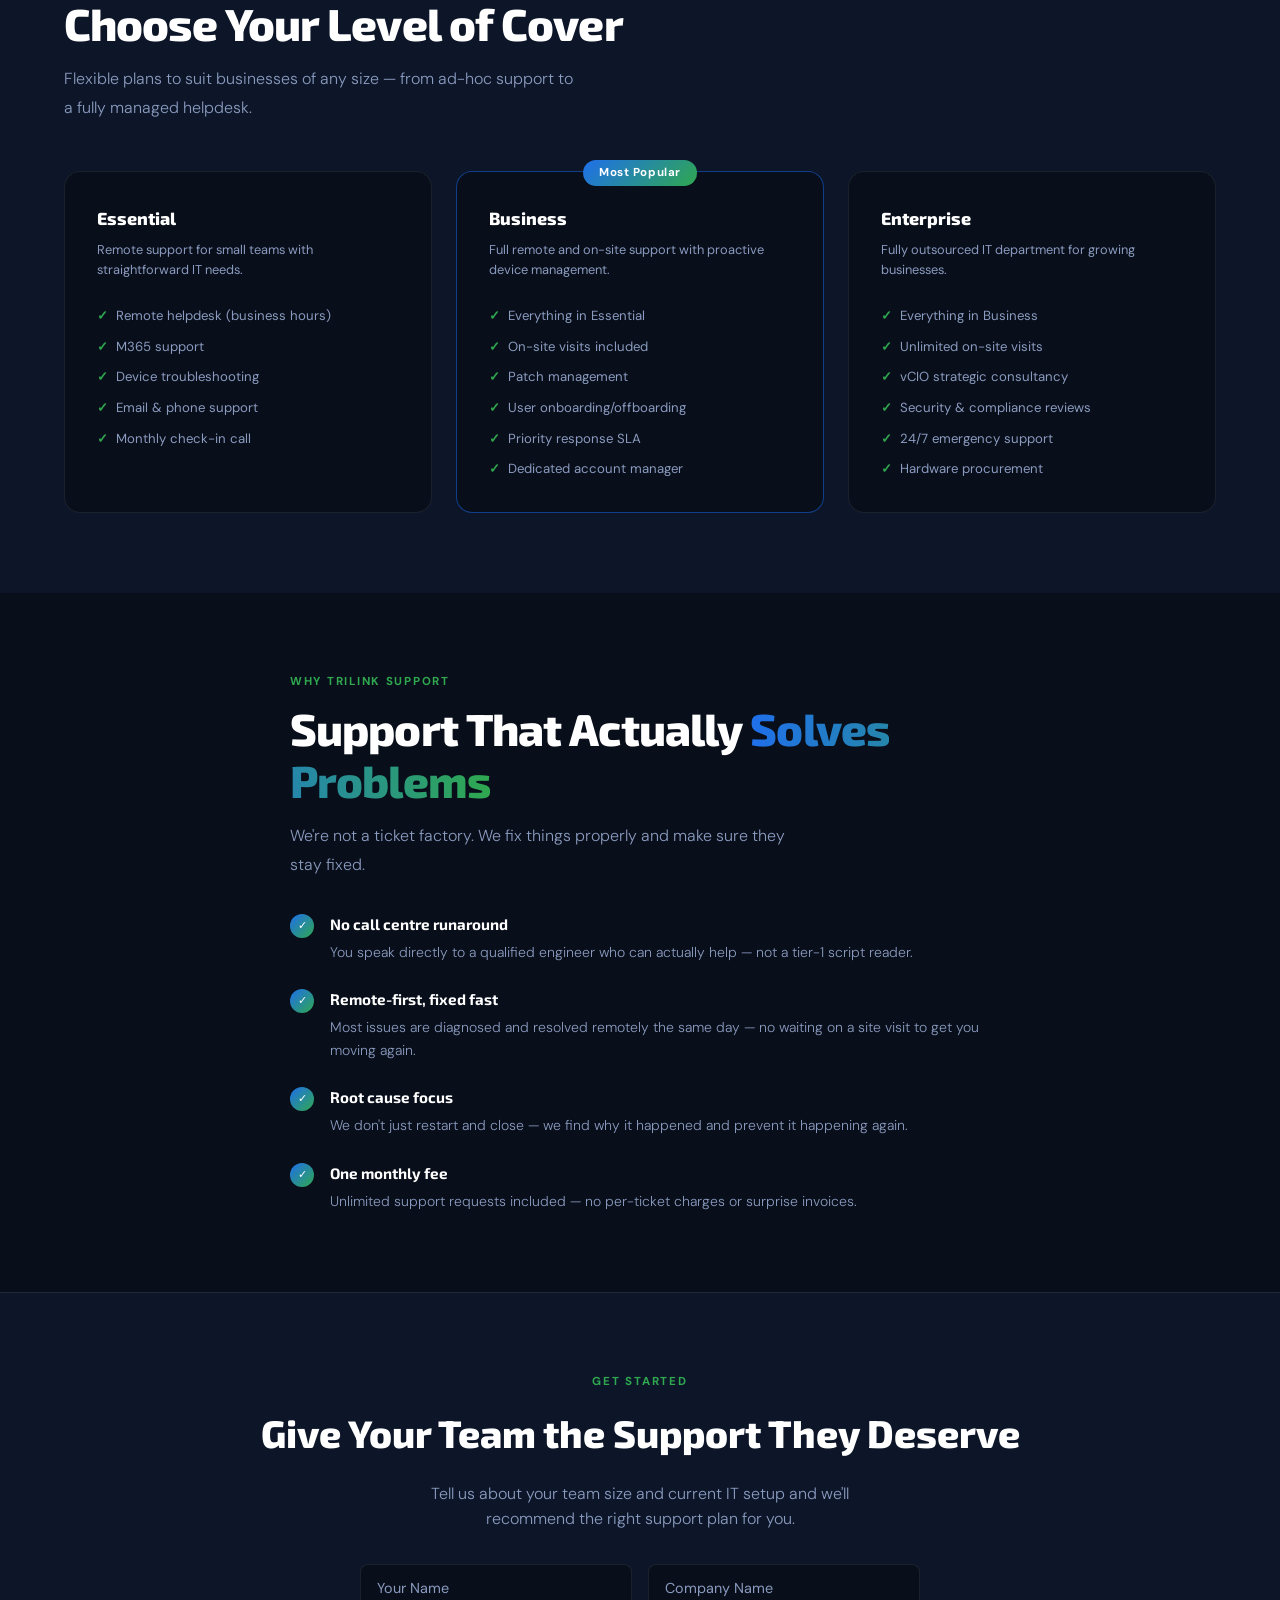
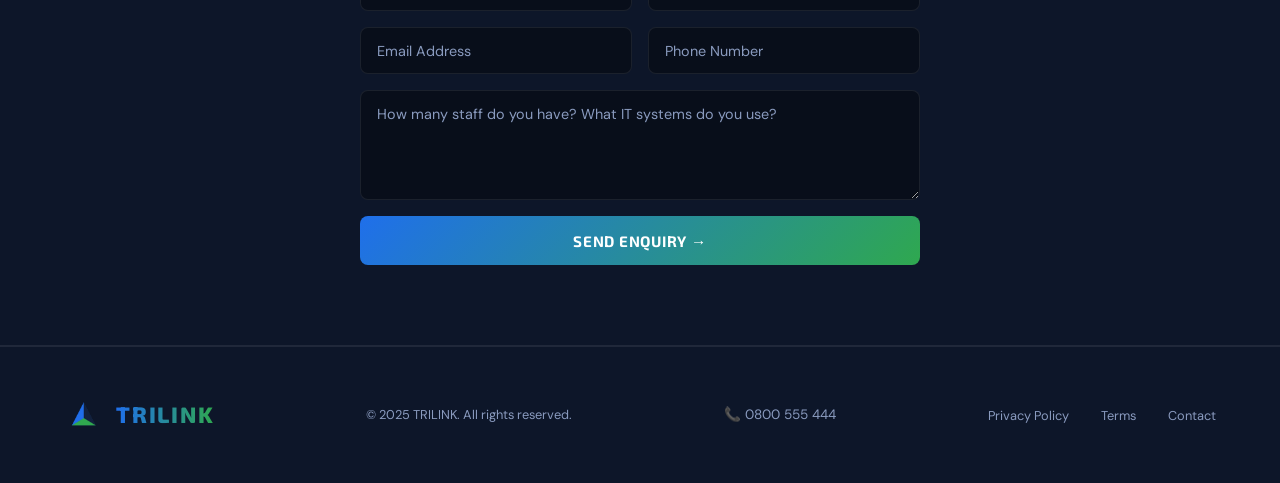
<file: helpdesk.html>
<!DOCTYPE html>
<html lang="en">
<head>
<meta charset="UTF-8">
<meta name="viewport" content="width=device-width, initial-scale=1.0">
<title>IT Helpdesk & Support – TRILINK</title>
<link rel="icon" type="image/png" sizes="32x32" href="trilink-mark-32.png">
<link rel="icon" type="image/png" sizes="16x16" href="trilink-mark-16.png">
<link rel="preconnect" href="https://fonts.googleapis.com">
<link href="https://fonts.googleapis.com/css2?family=Exo+2:wght@300;400;600;700;800&family=DM+Sans:wght@300;400;500&display=swap" rel="stylesheet">
<link rel="stylesheet" href="shared.css">
<style>
  .page-hero { padding: 140px 5% 80px; position: relative; overflow: hidden; }
  .page-hero-bg { position: absolute; inset: 0; background: radial-gradient(ellipse 60% 80% at 20% 50%, rgba(26,111,245,0.1) 0%, transparent 70%); }
  .page-hero-grid { position: absolute; inset: 0; opacity: 0.03; background-image: linear-gradient(rgba(255,255,255,0.5) 1px, transparent 1px), linear-gradient(90deg, rgba(255,255,255,0.5) 1px, transparent 1px); background-size: 60px 60px; }
  .page-hero-inner { position: relative; z-index: 2; max-width: 700px; }
  .breadcrumb { font-size: 0.8rem; color: var(--muted); margin-bottom: 1.5rem; }
  .breadcrumb a { color: var(--muted); text-decoration: none; }
  .breadcrumb a:hover { color: var(--white); }
  .page-hero h1 { font-size: clamp(2.2rem, 5vw, 3.5rem); font-weight: 800; line-height: 1.1; letter-spacing: -0.02em; margin-bottom: 1.25rem; }
  .page-hero p { font-size: 1.1rem; color: var(--muted); line-height: 1.8; font-weight: 300; margin-bottom: 2rem; max-width: 560px; }
  .hero-btns { display: flex; gap: 1rem; flex-wrap: wrap; }
  section { padding: 80px 5%; }
  .features-grid { display: grid; grid-template-columns: repeat(auto-fit, minmax(280px, 1fr)); gap: 1.5rem; margin-top: 3rem; }
  .feature-card { background: var(--navy2); border: 1px solid var(--border); border-radius: 16px; padding: 2rem; transition: border-color 0.3s, transform 0.3s; }
  .feature-card:hover { border-color: rgba(26,111,245,0.4); transform: translateY(-4px); }
  .feature-icon { width: 48px; height: 48px; border-radius: 12px; background: rgba(26,111,245,0.1); border: 1px solid rgba(26,111,245,0.2); display: flex; align-items: center; justify-content: center; font-size: 1.3rem; margin-bottom: 1.25rem; }
  .feature-card h3 { font-size: 1rem; font-weight: 700; margin-bottom: 0.6rem; }
  .feature-card p { font-size: 0.875rem; color: var(--muted); line-height: 1.7; font-weight: 300; }
  .tiers { background: var(--navy2); }
  .tiers-grid { display: grid; grid-template-columns: repeat(auto-fit, minmax(240px, 1fr)); gap: 1.5rem; margin-top: 3rem; }
  .tier-card { background: var(--navy); border: 1px solid var(--border); border-radius: 16px; padding: 2rem; transition: border-color 0.3s; }
  .tier-card.featured { border-color: rgba(26,111,245,0.5); position: relative; }
  .tier-badge { position: absolute; top: -12px; left: 50%; transform: translateX(-50%); background: var(--grad); padding: 4px 16px; border-radius: 100px; font-size: 0.72rem; font-weight: 700; letter-spacing: 0.05em; white-space: nowrap; }
  .tier-name { font-family: 'Exo 2', sans-serif; font-size: 1.1rem; font-weight: 800; margin-bottom: 0.5rem; }
  .tier-desc { font-size: 0.8rem; color: var(--muted); margin-bottom: 1.5rem; line-height: 1.6; }
  .tier-features { list-style: none; display: flex; flex-direction: column; gap: 0.6rem; }
  .tier-features li { font-size: 0.825rem; color: var(--muted); display: flex; gap: 8px; align-items: flex-start; }
  .tier-features li::before { content: '✓'; color: var(--green); font-weight: 700; flex-shrink: 0; }
  .benefits { padding: 80px 5%; }
  .benefits-grid { display: grid; grid-template-columns: 1fr; max-width: 700px; margin: 0 auto; gap: 4rem; align-items: center; }
  .benefit-list { display: flex; flex-direction: column; gap: 1.5rem; margin-top: 2rem; }
  .benefit-item { display: flex; gap: 1rem; align-items: flex-start; }
  .benefit-check { width: 24px; height: 24px; border-radius: 50%; background: var(--grad); display: flex; align-items: center; justify-content: center; font-size: 0.7rem; flex-shrink: 0; margin-top: 2px; }
  .benefit-item h4 { font-size: 0.95rem; font-weight: 700; margin-bottom: 0.3rem; }
  .benefit-item p { font-size: 0.875rem; color: var(--muted); line-height: 1.6; font-weight: 300; }
  .cta-band { background: var(--navy2); border-top: 1px solid var(--border); border-bottom: 1px solid var(--border); padding: 80px 5%; text-align: center; }
  .cta-band h2 { font-size: clamp(1.8rem, 3vw, 2.5rem); font-weight: 800; margin-bottom: 1rem; }
  .cta-band p { color: var(--muted); max-width: 480px; margin: 0 auto 2rem; font-weight: 300; }
  .contact-form { display: flex; flex-direction: column; gap: 1rem; max-width: 560px; margin: 0 auto; text-align: left; }
  .form-row { display: grid; grid-template-columns: 1fr 1fr; gap: 1rem; }
  input, textarea { background: var(--navy); border: 1px solid var(--border); border-radius: 8px; padding: 0.85rem 1rem; color: var(--white); font-family: 'DM Sans', sans-serif; font-size: 0.9rem; width: 100%; transition: border-color 0.2s; outline: none; }
  input:focus, textarea:focus { border-color: rgba(26,111,245,0.5); }
  input::placeholder, textarea::placeholder { color: var(--muted); }
  textarea { resize: vertical; min-height: 110px; }
  .submit-btn { background: var(--grad); color: var(--white); border: none; padding: 0.95rem 2rem; border-radius: 8px; font-family: 'Exo 2', sans-serif; font-weight: 700; font-size: 0.95rem; letter-spacing: 0.05em; cursor: pointer; text-transform: uppercase; transition: opacity 0.2s; }
  .submit-btn:hover { opacity: 0.9; }
  @media (max-width: 768px) { .benefits-grid { grid-template-columns: 1fr; } .form-row { grid-template-columns: 1fr; } }

  @media (max-width: 768px) {
    .nav-links { display: none; }
    .nav-links.mobile-open { display: flex; flex-direction: column; gap: 0; position: absolute; top: 70px; left: 0; right: 0; background: rgba(8,14,26,0.98); backdrop-filter: blur(12px); border-bottom: 1px solid var(--border); padding: 1rem 0; }
    .nav-links.mobile-open > li { border-bottom: 1px solid var(--border); }
    .nav-links.mobile-open > li:last-child { border-bottom: none; }
    .nav-links.mobile-open a { padding: 0.9rem 5%; color: var(--white) !important; font-size: 1rem; }
    .nav-links.mobile-open .nav-cta { background: none; padding: 0.9rem 5%; border-radius: 0; color: var(--green) !important; }
    .nav-links.mobile-open .has-dropdown > a { justify-content: space-between; }
    .nav-links.mobile-open .dropdown { display: none; position: static; padding: 0; box-shadow: none; border: none; background: transparent; min-width: unset; }
    .nav-links.mobile-open .dropdown.mobile-open { display: flex; flex-direction: column; background: var(--navy3); }
    .nav-links.mobile-open .dropdown a { padding: 0.75rem 5% 0.75rem 8%; font-size: 0.875rem; border-radius: 0; }
    .nav-links.mobile-open .dropdown .dropdown-divider { display: none; }
    .hamburger { display: flex; flex-direction: column; gap: 5px; cursor: pointer; padding: 8px; background: none; border: none; }
    .hamburger span { display: block; width: 24px; height: 2px; background: var(--white); border-radius: 2px; transition: all 0.3s; }
    .hamburger.open span:nth-child(1) { transform: translateY(7px) rotate(45deg); }
    .hamburger.open span:nth-child(2) { opacity: 0; }
    .hamburger.open span:nth-child(3) { transform: translateY(-7px) rotate(-45deg); }
    .benefits-grid { grid-template-columns: 1fr; }
    .form-row { grid-template-columns: 1fr; }
  }
  @media (min-width: 769px) {
    .hamburger { display: none; }
  }

</style>
</head>
<body>
<nav>
  <a href="index.html" class="logo">
    <div class="logo-mark">
      <img src="trilink-mark-nav.png" alt="TriLink">
    </div>
    <span class="logo-text">TRILINK</span>
  </a>
  <button class="hamburger" id="hamburger" aria-label="Toggle menu"><span></span><span></span><span></span></button>
  <ul class="nav-links" id="nav-links">
    <li class="has-dropdown">
      <a href="#">Services</a>
      <div class="dropdown">
        <a href="managed-networks.html"><span class="dd-icon">🌐</span> Managed Networks</a>
        <a href="hmo-internet.html"><span class="dd-icon">🏠</span> HMO / Landlord Internet</a>
        <a href="helpdesk.html"><span class="dd-icon">🖥️</span> IT Helpdesk &amp; Support</a>
        <a href="monitoring.html"><span class="dd-icon">📡</span> 24/7 Monitoring</a>
        <a href="consultancy.html"><span class="dd-icon">📊</span> Network Consultancy</a>
      </div>
    </li>
    <li><a href="index.html#why">Why Us</a></li>
    <li><a href="index.html#testimonials">Clients</a></li>
    <li><a href="tel:08005554444" class="nav-phone">📞 0800 555 444</a></li>
    <li><a href="index.html#contact" class="nav-cta">Get in Touch</a></li>
  </ul>
</nav>

<div class="page-hero">
  <div class="page-hero-bg"></div>
  <div class="page-hero-grid"></div>
  <div class="page-hero-inner">
    <div class="breadcrumb"><a href="index.html">Home</a> › Services › IT Helpdesk &amp; Support</div>
    <div class="section-label">IT Helpdesk &amp; Support</div>
    <h1>Real People, <span class="grad-word">Real Solutions</span></h1>
    <p>Fast, friendly IT support for your entire team — remote and on-site. No scripts, no call centres. Just knowledgeable engineers who fix things properly.</p>
    <div class="hero-btns">
      <a href="#contact" class="btn-primary">Get Support Today →</a>
      <a href="#features" class="btn-secondary">What We Cover</a>
    </div>
  </div>
</div>

<section id="features">
  <div class="section-label">Support Services</div>
  <h2 class="section-title">Everything Your Team Needs</h2>
  <p class="section-sub">From password resets to complex infrastructure issues — we handle it all so your staff can focus on work.</p>
  <div class="features-grid">
    <div class="feature-card">
      <div class="feature-icon">💬</div>
      <h3>Remote Helpdesk</h3>
      <p>Phone, email, and remote desktop support for any IT issue. Most problems resolved remotely within the hour.</p>
    </div>
    <div class="feature-card">
      <div class="feature-icon">🔧</div>
      <h3>On-Site Engineer Visits</h3>
      <p>When remote isn't enough, we come to you. Scheduled and emergency on-site support available across the region.</p>
    </div>
    <div class="feature-card">
      <div class="feature-icon">💻</div>
      <h3>Device Management</h3>
      <p>Laptops, desktops, printers, and mobile devices. Setup, configuration, patching, and end-of-life replacement planning.</p>
    </div>
    <div class="feature-card">
      <div class="feature-icon">☁️</div>
      <h3>Microsoft 365 Support</h3>
      <p>Full support for M365 — Outlook, Teams, SharePoint, OneDrive, and licensing. Setup, migrations, and day-to-day troubleshooting.</p>
    </div>
    <div class="feature-card">
      <div class="feature-icon">🔑</div>
      <h3>User Onboarding & Offboarding</h3>
      <p>New starter setup and leaver processes handled securely and efficiently — accounts, devices, access permissions, and more.</p>
    </div>
    <div class="feature-card">
      <div class="feature-icon">🛡️</div>
      <h3>Patch Management</h3>
      <p>Automated OS and software patching across all devices, keeping your business secure and compliant without disruption.</p>
    </div>
  </div>
</section>

<section class="tiers">
  <div class="section-label">Support Plans</div>
  <h2 class="section-title">Choose Your Level of Cover</h2>
  <p class="section-sub">Flexible plans to suit businesses of any size — from ad-hoc support to a fully managed helpdesk.</p>
  <div class="tiers-grid">
    <div class="tier-card">
      <div class="tier-name">Essential</div>
      <div class="tier-desc">Remote support for small teams with straightforward IT needs.</div>
      <ul class="tier-features">
        <li>Remote helpdesk (business hours)</li>
        <li>M365 support</li>
        <li>Device troubleshooting</li>
        <li>Email & phone support</li>
        <li>Monthly check-in call</li>
      </ul>
    </div>
    <div class="tier-card featured">
      <div class="tier-badge">Most Popular</div>
      <div class="tier-name">Business</div>
      <div class="tier-desc">Full remote and on-site support with proactive device management.</div>
      <ul class="tier-features">
        <li>Everything in Essential</li>
        <li>On-site visits included</li>
        <li>Patch management</li>
        <li>User onboarding/offboarding</li>
        <li>Priority response SLA</li>
        <li>Dedicated account manager</li>
      </ul>
    </div>
    <div class="tier-card">
      <div class="tier-name">Enterprise</div>
      <div class="tier-desc">Fully outsourced IT department for growing businesses.</div>
      <ul class="tier-features">
        <li>Everything in Business</li>
        <li>Unlimited on-site visits</li>
        <li>vCIO strategic consultancy</li>
        <li>Security & compliance reviews</li>
        <li>24/7 emergency support</li>
        <li>Hardware procurement</li>
      </ul>
    </div>
  </div>
</section>

<section class="benefits">
  <div class="benefits-grid">
    <div>
      <div class="section-label">Why TRILINK Support</div>
      <h2 class="section-title">Support That Actually <span class="grad-word">Solves Problems</span></h2>
      <p class="section-sub">We're not a ticket factory. We fix things properly and make sure they stay fixed.</p>
      <div class="benefit-list">
        <div class="benefit-item">
          <div class="benefit-check">✓</div>
          <div><h4>No call centre runaround</h4><p>You speak directly to a qualified engineer who can actually help — not a tier-1 script reader.</p></div>
        </div>
        <div class="benefit-item">
          <div class="benefit-check">✓</div>
          <div><h4>Remote-first, fixed fast</h4><p>Most issues are diagnosed and resolved remotely the same day — no waiting on a site visit to get you moving again.</p></div>
        </div>
        <div class="benefit-item">
          <div class="benefit-check">✓</div>
          <div><h4>Root cause focus</h4><p>We don't just restart and close — we find why it happened and prevent it happening again.</p></div>
        </div>
        <div class="benefit-item">
          <div class="benefit-check">✓</div>
          <div><h4>One monthly fee</h4><p>Unlimited support requests included — no per-ticket charges or surprise invoices.</p></div>
        </div>
      </div>
    </div>
  </div>
</section>

<section class="cta-band" id="contact">
  <div class="section-label">Get Started</div>
  <h2>Give Your Team the Support They Deserve</h2>
  <p>Tell us about your team size and current IT setup and we'll recommend the right support plan for you.</p>
  <form class="contact-form" onsubmit="return false;">
    <div class="form-row">
      <input type="text" placeholder="Your Name" />
      <input type="text" placeholder="Company Name" />
    </div>
    <div class="form-row">
      <input type="email" placeholder="Email Address" />
      <input type="tel" placeholder="Phone Number" />
    </div>
    <textarea placeholder="How many staff do you have? What IT systems do you use?"></textarea>
    <button type="submit" class="submit-btn">Send Enquiry →</button>
  </form>
</section>

<footer>
  <div class="footer-inner">
    <a href="index.html" class="logo">
      <div class="logo-mark">
        <img src="trilink-mark-nav.png" alt="TriLink">
      </div>
      <span class="logo-text">TRILINK</span>
    </a>
    <div class="footer-copy">© 2025 TRILINK. All rights reserved.</div>
    <a href="tel:08005554444" class="footer-phone">📞 0800 555 444</a>
    <ul class="footer-links">
      <li><a href="#">Privacy Policy</a></li>
      <li><a href="#">Terms</a></li>
      <li><a href="#contact">Contact</a></li>
    </ul>
  </div>
</footer>

<script>
  const hamburger = document.getElementById('hamburger');
  const navLinks = document.getElementById('nav-links');
  const servicesToggle = navLinks ? navLinks.querySelector('.has-dropdown > a') : null;
  const dropdown = navLinks ? navLinks.querySelector('.dropdown') : null;

  if (hamburger) {
    hamburger.addEventListener('click', () => {
      hamburger.classList.toggle('open');
      navLinks.classList.toggle('mobile-open');
    });
  }

  if (servicesToggle && dropdown) {
    servicesToggle.addEventListener('click', (e) => {
      if (window.innerWidth <= 768) {
        e.preventDefault();
        dropdown.classList.toggle('mobile-open');
      }
    });
  }

  if (navLinks) {
    navLinks.querySelectorAll('a').forEach(link => {
      link.addEventListener('click', () => {
        if (window.innerWidth <= 768 && !link.parentElement.classList.contains('has-dropdown')) {
          hamburger.classList.remove('open');
          navLinks.classList.remove('mobile-open');
        }
      });
    });
  }
</script>
</body>
</html>
</file>
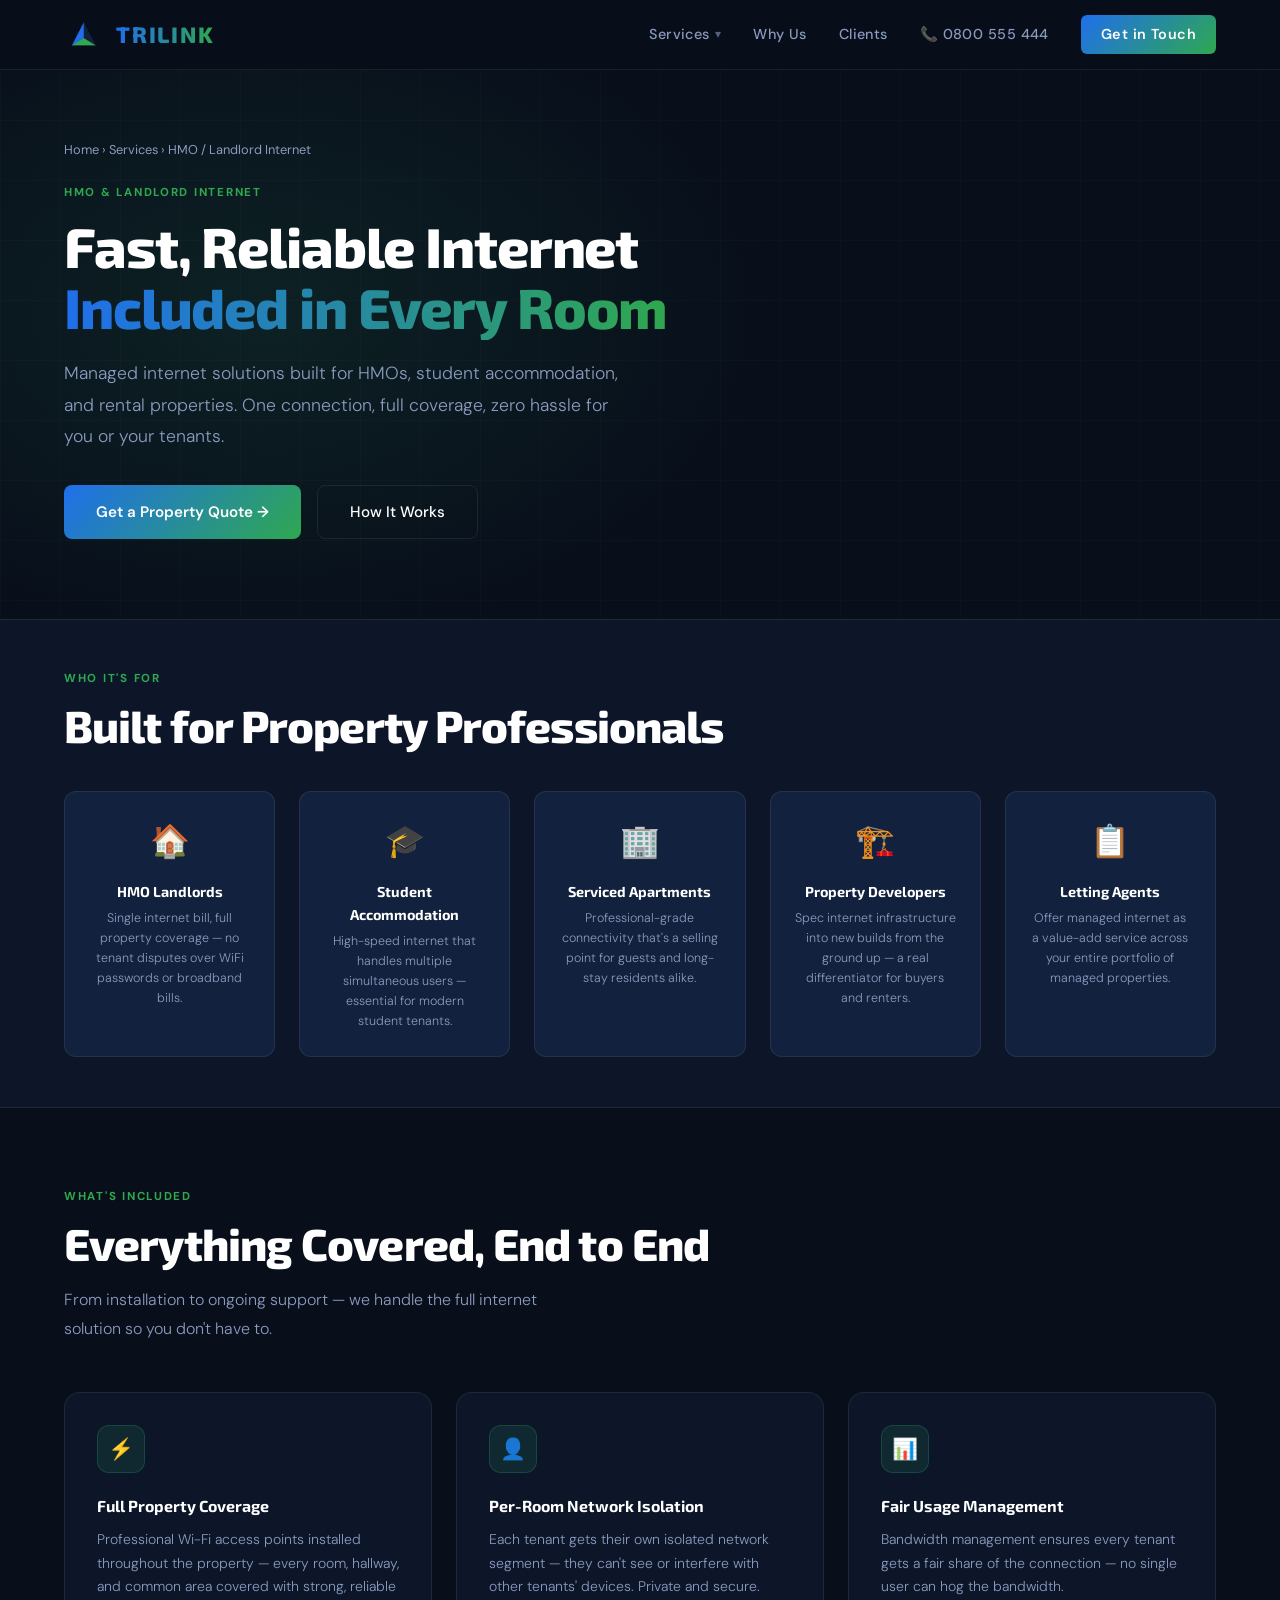
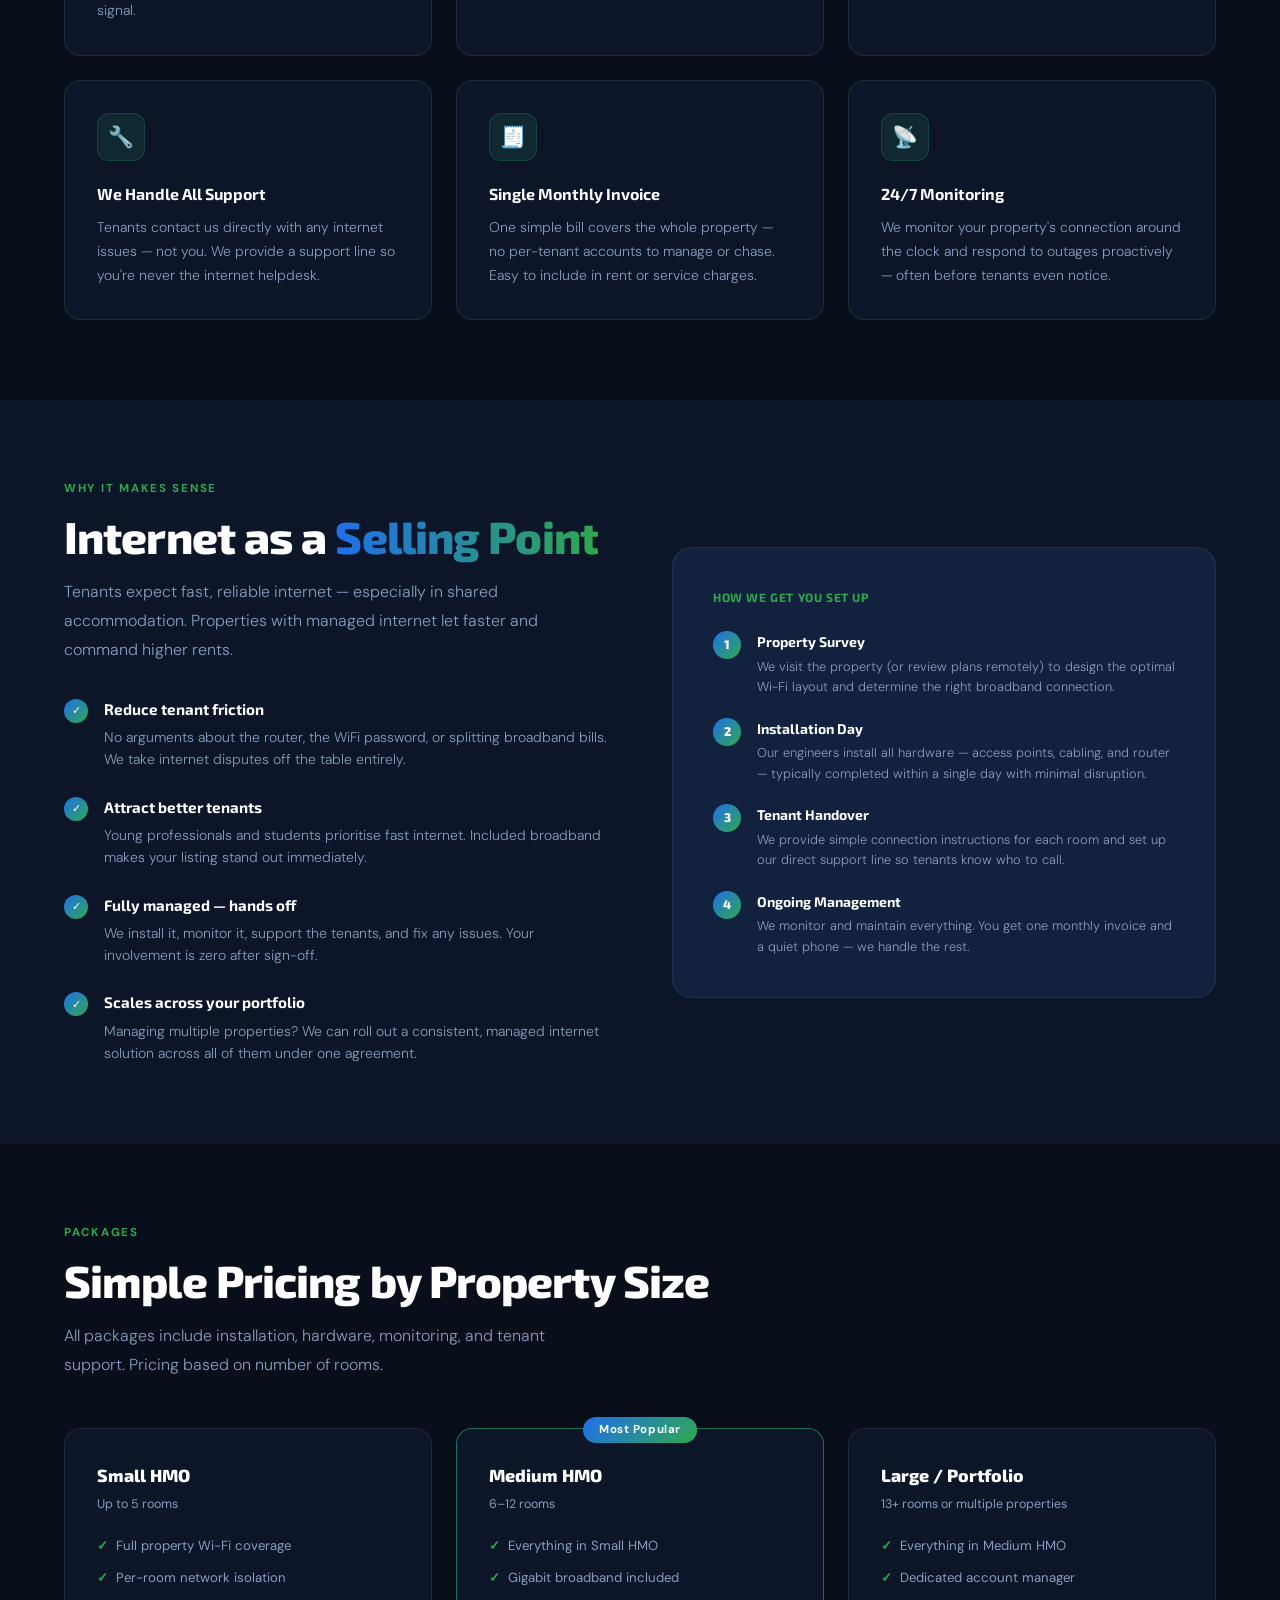
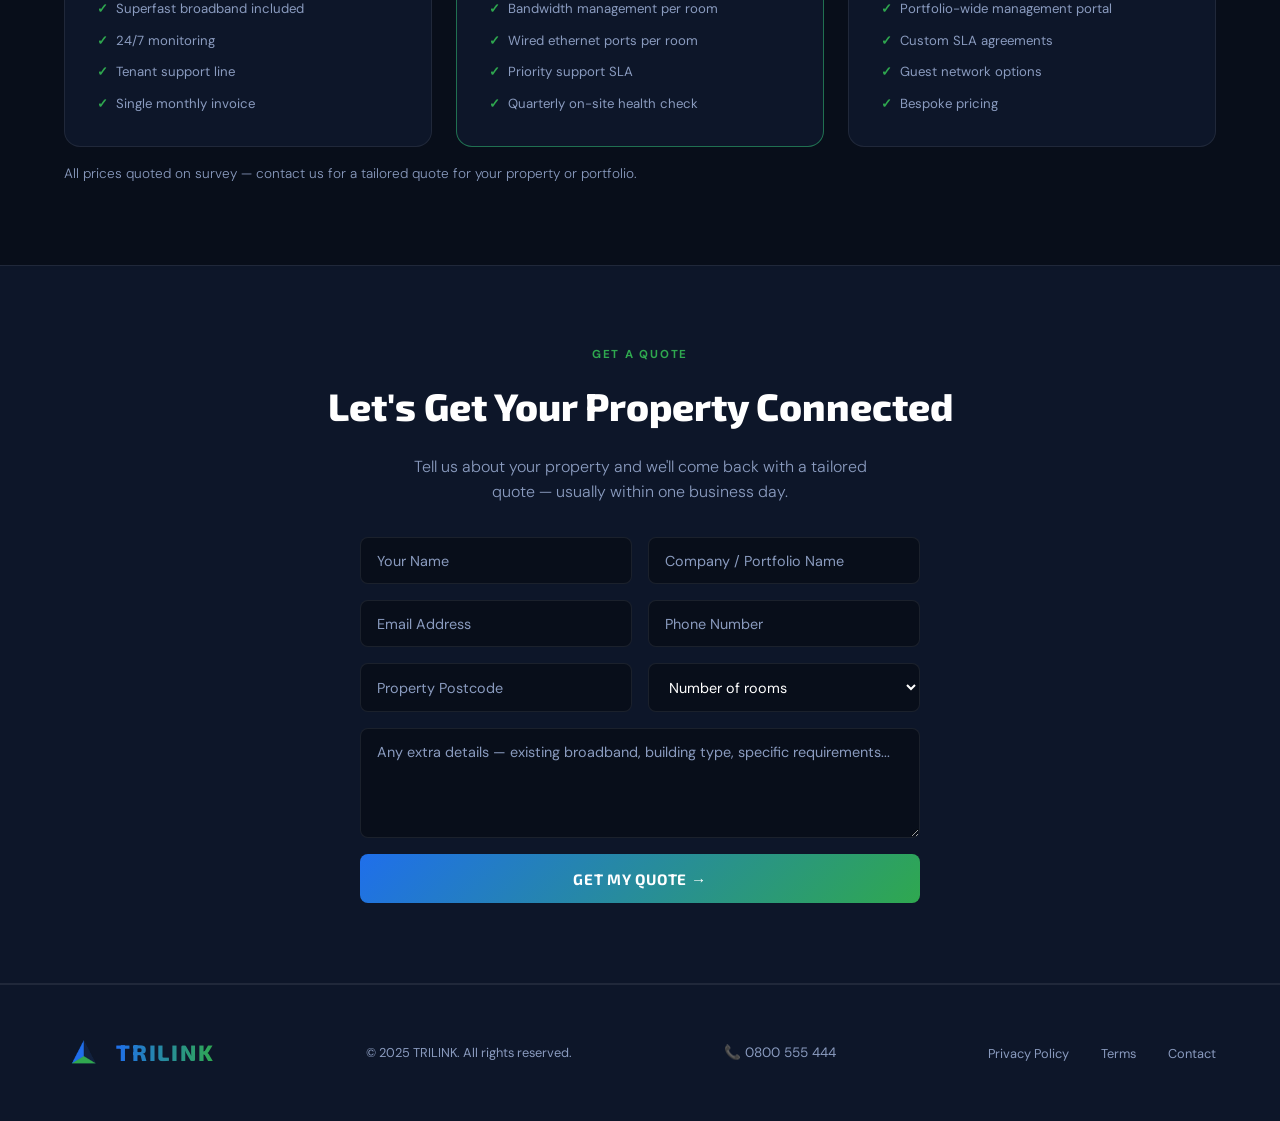
<file: hmo-internet.html>
<!DOCTYPE html>
<html lang="en">
<head>
<meta charset="UTF-8">
<meta name="viewport" content="width=device-width, initial-scale=1.0">
<title>HMO / Landlord Internet – TRILINK</title>
<link rel="icon" type="image/png" sizes="32x32" href="trilink-mark-32.png">
<link rel="icon" type="image/png" sizes="16x16" href="trilink-mark-16.png">
<link rel="preconnect" href="https://fonts.googleapis.com">
<link href="https://fonts.googleapis.com/css2?family=Exo+2:wght@300;400;600;700;800&family=DM+Sans:wght@300;400;500&display=swap" rel="stylesheet">
<link rel="stylesheet" href="shared.css">
<style>
  .page-hero { padding: 140px 5% 80px; position: relative; overflow: hidden; }
  .page-hero-bg { position: absolute; inset: 0; background: radial-gradient(ellipse 60% 80% at 20% 50%, rgba(53,201,122,0.1) 0%, transparent 70%); }
  .page-hero-grid { position: absolute; inset: 0; opacity: 0.03; background-image: linear-gradient(rgba(255,255,255,0.5) 1px, transparent 1px), linear-gradient(90deg, rgba(255,255,255,0.5) 1px, transparent 1px); background-size: 60px 60px; }
  .page-hero-inner { position: relative; z-index: 2; max-width: 700px; }
  .breadcrumb { font-size: 0.8rem; color: var(--muted); margin-bottom: 1.5rem; }
  .breadcrumb a { color: var(--muted); text-decoration: none; }
  .breadcrumb a:hover { color: var(--white); }
  .page-hero h1 { font-size: clamp(2.2rem, 5vw, 3.5rem); font-weight: 800; line-height: 1.1; letter-spacing: -0.02em; margin-bottom: 1.25rem; }
  .page-hero p { font-size: 1.1rem; color: var(--muted); line-height: 1.8; font-weight: 300; margin-bottom: 2rem; max-width: 560px; }
  .hero-btns { display: flex; gap: 1rem; flex-wrap: wrap; }
  section { padding: 80px 5%; }

  /* Who it's for strip */
  .who-strip { background: var(--navy2); border-top: 1px solid var(--border); border-bottom: 1px solid var(--border); padding: 50px 5%; }
  .who-grid { display: grid; grid-template-columns: repeat(auto-fit, minmax(180px, 1fr)); gap: 1.5rem; margin-top: 2.5rem; }
  .who-card { background: var(--navy3); border: 1px solid var(--border); border-radius: 12px; padding: 1.5rem; text-align: center; }
  .who-icon { font-size: 2rem; margin-bottom: 0.75rem; }
  .who-card h4 { font-size: 0.9rem; font-weight: 700; margin-bottom: 0.4rem; }
  .who-card p { font-size: 0.78rem; color: var(--muted); line-height: 1.6; font-weight: 300; }

  .features-grid { display: grid; grid-template-columns: repeat(auto-fit, minmax(280px, 1fr)); gap: 1.5rem; margin-top: 3rem; }
  .feature-card { background: var(--navy2); border: 1px solid var(--border); border-radius: 16px; padding: 2rem; transition: border-color 0.3s, transform 0.3s; }
  .feature-card:hover { border-color: rgba(53,201,122,0.4); transform: translateY(-4px); }
  .feature-icon { width: 48px; height: 48px; border-radius: 12px; background: rgba(53,201,122,0.1); border: 1px solid rgba(53,201,122,0.2); display: flex; align-items: center; justify-content: center; font-size: 1.3rem; margin-bottom: 1.25rem; }
  .feature-card h3 { font-size: 1rem; font-weight: 700; margin-bottom: 0.6rem; }
  .feature-card p { font-size: 0.875rem; color: var(--muted); line-height: 1.7; font-weight: 300; }

  .benefits { background: var(--navy2); }
  .benefits-grid { display: grid; grid-template-columns: 1fr 1fr; gap: 4rem; align-items: center; }
  .benefit-list { display: flex; flex-direction: column; gap: 1.5rem; margin-top: 2rem; }
  .benefit-item { display: flex; gap: 1rem; align-items: flex-start; }
  .benefit-check { width: 24px; height: 24px; border-radius: 50%; background: var(--grad); display: flex; align-items: center; justify-content: center; font-size: 0.7rem; flex-shrink: 0; margin-top: 2px; }
  .benefit-item h4 { font-size: 0.95rem; font-weight: 700; margin-bottom: 0.3rem; }
  .benefit-item p { font-size: 0.875rem; color: var(--muted); line-height: 1.6; font-weight: 300; }

  .how-it-works { background: var(--navy3); border: 1px solid var(--border); border-radius: 20px; padding: 2.5rem; }
  .how-it-works h3 { font-family: 'Exo 2', sans-serif; font-size: 1rem; font-weight: 700; margin-bottom: 1.5rem; color: var(--green); letter-spacing: 0.05em; text-transform: uppercase; font-size: 0.75rem; }
  .how-steps { display: flex; flex-direction: column; gap: 1.25rem; }
  .how-step { display: flex; gap: 1rem; align-items: flex-start; }
  .how-num { width: 28px; height: 28px; border-radius: 50%; background: var(--grad); display: flex; align-items: center; justify-content: center; font-family: 'Exo 2', sans-serif; font-size: 0.78rem; font-weight: 800; flex-shrink: 0; }
  .how-step-text h4 { font-size: 0.875rem; font-weight: 700; margin-bottom: 0.2rem; }
  .how-step-text p { font-size: 0.8rem; color: var(--muted); line-height: 1.6; font-weight: 300; }

  .pricing { }
  .pricing-note { font-size: 0.85rem; color: var(--muted); margin-top: 1rem; font-weight: 300; }
  .pricing-grid { display: grid; grid-template-columns: repeat(auto-fit, minmax(240px, 1fr)); gap: 1.5rem; margin-top: 3rem; }
  .pricing-card { background: var(--navy2); border: 1px solid var(--border); border-radius: 16px; padding: 2rem; }
  .pricing-card.featured { border-color: rgba(53,201,122,0.5); position: relative; }
  .pricing-badge { position: absolute; top: -12px; left: 50%; transform: translateX(-50%); background: var(--grad); padding: 4px 16px; border-radius: 100px; font-size: 0.72rem; font-weight: 700; letter-spacing: 0.05em; white-space: nowrap; }
  .pricing-name { font-family: 'Exo 2', sans-serif; font-size: 1.1rem; font-weight: 800; margin-bottom: 0.4rem; }
  .pricing-rooms { font-size: 0.78rem; color: var(--muted); margin-bottom: 1.25rem; }
  .pricing-features { list-style: none; display: flex; flex-direction: column; gap: 0.65rem; }
  .pricing-features li { font-size: 0.825rem; color: var(--muted); display: flex; gap: 8px; align-items: flex-start; }
  .pricing-features li::before { content: '✓'; color: var(--green); font-weight: 700; flex-shrink: 0; }

  .cta-band { background: var(--navy2); border-top: 1px solid var(--border); border-bottom: 1px solid var(--border); padding: 80px 5%; text-align: center; }
  .cta-band h2 { font-size: clamp(1.8rem, 3vw, 2.5rem); font-weight: 800; margin-bottom: 1rem; }
  .cta-band p { color: var(--muted); max-width: 480px; margin: 0 auto 2rem; font-weight: 300; }
  .contact-form { display: flex; flex-direction: column; gap: 1rem; max-width: 560px; margin: 0 auto; text-align: left; }
  .form-row { display: grid; grid-template-columns: 1fr 1fr; gap: 1rem; }
  input, textarea, select { background: var(--navy); border: 1px solid var(--border); border-radius: 8px; padding: 0.85rem 1rem; color: var(--white); font-family: 'DM Sans', sans-serif; font-size: 0.9rem; width: 100%; transition: border-color 0.2s; outline: none; }
  input:focus, textarea:focus, select:focus { border-color: rgba(53,201,122,0.5); }
  input::placeholder, textarea::placeholder { color: var(--muted); }
  select option { background: var(--navy2); }
  textarea { resize: vertical; min-height: 110px; }
  .submit-btn { background: var(--grad); color: var(--white); border: none; padding: 0.95rem 2rem; border-radius: 8px; font-family: 'Exo 2', sans-serif; font-weight: 700; font-size: 0.95rem; letter-spacing: 0.05em; cursor: pointer; text-transform: uppercase; transition: opacity 0.2s, transform 0.2s; }
  .submit-btn:hover { opacity: 0.9; transform: translateY(-1px); }
  @media (max-width: 768px) { .benefits-grid { grid-template-columns: 1fr; } .form-row { grid-template-columns: 1fr; } }

  @media (max-width: 768px) {
    .nav-links { display: none; }
    .nav-links.mobile-open { display: flex; flex-direction: column; gap: 0; position: absolute; top: 70px; left: 0; right: 0; background: rgba(8,14,26,0.98); backdrop-filter: blur(12px); border-bottom: 1px solid var(--border); padding: 1rem 0; }
    .nav-links.mobile-open > li { border-bottom: 1px solid var(--border); }
    .nav-links.mobile-open > li:last-child { border-bottom: none; }
    .nav-links.mobile-open a { padding: 0.9rem 5%; color: var(--white) !important; font-size: 1rem; }
    .nav-links.mobile-open .nav-cta { background: none; padding: 0.9rem 5%; border-radius: 0; color: var(--green) !important; }
    .nav-links.mobile-open .has-dropdown > a { justify-content: space-between; }
    .nav-links.mobile-open .dropdown { display: none; position: static; padding: 0; box-shadow: none; border: none; background: transparent; min-width: unset; }
    .nav-links.mobile-open .dropdown.mobile-open { display: flex; flex-direction: column; background: var(--navy3); }
    .nav-links.mobile-open .dropdown a { padding: 0.75rem 5% 0.75rem 8%; font-size: 0.875rem; border-radius: 0; }
    .nav-links.mobile-open .dropdown .dropdown-divider { display: none; }
    .hamburger { display: flex; flex-direction: column; gap: 5px; cursor: pointer; padding: 8px; background: none; border: none; }
    .hamburger span { display: block; width: 24px; height: 2px; background: var(--white); border-radius: 2px; transition: all 0.3s; }
    .hamburger.open span:nth-child(1) { transform: translateY(7px) rotate(45deg); }
    .hamburger.open span:nth-child(2) { opacity: 0; }
    .hamburger.open span:nth-child(3) { transform: translateY(-7px) rotate(-45deg); }
    .benefits-grid { grid-template-columns: 1fr; }
    .form-row { grid-template-columns: 1fr; }
  }
  @media (min-width: 769px) {
    .hamburger { display: none; }
  }

</style>
</head>
<body>

<nav>
  <a href="index.html" class="logo">
    <div class="logo-mark">
      <img src="trilink-mark-nav.png" alt="TriLink">
    </div>
    <span class="logo-text">TRILINK</span>
  </a>
  <button class="hamburger" id="hamburger" aria-label="Toggle menu"><span></span><span></span><span></span></button>
  <ul class="nav-links" id="nav-links">
    <li class="has-dropdown">
      <a href="#">Services</a>
      <div class="dropdown">
        <a href="managed-networks.html"><span class="dd-icon">🌐</span> Managed Networks</a>
        <a href="hmo-internet.html"><span class="dd-icon">🏠</span> HMO / Landlord Internet</a>
        <a href="helpdesk.html"><span class="dd-icon">🖥️</span> IT Helpdesk &amp; Support</a>
        <a href="monitoring.html"><span class="dd-icon">📡</span> 24/7 Monitoring</a>
        <a href="consultancy.html"><span class="dd-icon">📊</span> Network Consultancy</a>
      </div>
    </li>
    <li><a href="index.html#why">Why Us</a></li>
    <li><a href="index.html#testimonials">Clients</a></li>
    <li><a href="tel:08005554444" class="nav-phone">📞 0800 555 444</a></li>
    <li><a href="index.html#contact" class="nav-cta">Get in Touch</a></li>
  </ul>
</nav>

<div class="page-hero">
  <div class="page-hero-bg"></div>
  <div class="page-hero-grid"></div>
  <div class="page-hero-inner">
    <div class="breadcrumb"><a href="index.html">Home</a> › Services › HMO / Landlord Internet</div>
    <div class="section-label">HMO &amp; Landlord Internet</div>
    <h1>Fast, Reliable Internet <span class="grad-word">Included in Every Room</span></h1>
    <p>Managed internet solutions built for HMOs, student accommodation, and rental properties. One connection, full coverage, zero hassle for you or your tenants.</p>
    <div class="hero-btns">
      <a href="#contact" class="btn-primary">Get a Property Quote →</a>
      <a href="#features" class="btn-secondary">How It Works</a>
    </div>
  </div>
</div>

<!-- WHO IT'S FOR -->
<div class="who-strip">
  <div class="section-label">Who It's For</div>
  <h2 class="section-title">Built for Property Professionals</h2>
  <div class="who-grid">
    <div class="who-card">
      <div class="who-icon">🏠</div>
      <h4>HMO Landlords</h4>
      <p>Single internet bill, full property coverage — no tenant disputes over WiFi passwords or broadband bills.</p>
    </div>
    <div class="who-card">
      <div class="who-icon">🎓</div>
      <h4>Student Accommodation</h4>
      <p>High-speed internet that handles multiple simultaneous users — essential for modern student tenants.</p>
    </div>
    <div class="who-card">
      <div class="who-icon">🏢</div>
      <h4>Serviced Apartments</h4>
      <p>Professional-grade connectivity that's a selling point for guests and long-stay residents alike.</p>
    </div>
    <div class="who-card">
      <div class="who-icon">🏗️</div>
      <h4>Property Developers</h4>
      <p>Spec internet infrastructure into new builds from the ground up — a real differentiator for buyers and renters.</p>
    </div>
    <div class="who-card">
      <div class="who-icon">📋</div>
      <h4>Letting Agents</h4>
      <p>Offer managed internet as a value-add service across your entire portfolio of managed properties.</p>
    </div>
  </div>
</div>

<section id="features">
  <div class="section-label">What's Included</div>
  <h2 class="section-title">Everything Covered, End to End</h2>
  <p class="section-sub">From installation to ongoing support — we handle the full internet solution so you don't have to.</p>
  <div class="features-grid">
    <div class="feature-card">
      <div class="feature-icon">⚡</div>
      <h3>Full Property Coverage</h3>
      <p>Professional Wi-Fi access points installed throughout the property — every room, hallway, and common area covered with strong, reliable signal.</p>
    </div>
    <div class="feature-card">
      <div class="feature-icon">👤</div>
      <h3>Per-Room Network Isolation</h3>
      <p>Each tenant gets their own isolated network segment — they can't see or interfere with other tenants' devices. Private and secure.</p>
    </div>
    <div class="feature-card">
      <div class="feature-icon">📊</div>
      <h3>Fair Usage Management</h3>
      <p>Bandwidth management ensures every tenant gets a fair share of the connection — no single user can hog the bandwidth.</p>
    </div>
    <div class="feature-card">
      <div class="feature-icon">🔧</div>
      <h3>We Handle All Support</h3>
      <p>Tenants contact us directly with any internet issues — not you. We provide a support line so you're never the internet helpdesk.</p>
    </div>
    <div class="feature-card">
      <div class="feature-icon">🧾</div>
      <h3>Single Monthly Invoice</h3>
      <p>One simple bill covers the whole property — no per-tenant accounts to manage or chase. Easy to include in rent or service charges.</p>
    </div>
    <div class="feature-card">
      <div class="feature-icon">📡</div>
      <h3>24/7 Monitoring</h3>
      <p>We monitor your property's connection around the clock and respond to outages proactively — often before tenants even notice.</p>
    </div>
  </div>
</section>

<section class="benefits">
  <div class="benefits-grid">
    <div>
      <div class="section-label">Why It Makes Sense</div>
      <h2 class="section-title">Internet as a <span class="grad-word">Selling Point</span></h2>
      <p class="section-sub">Tenants expect fast, reliable internet — especially in shared accommodation. Properties with managed internet let faster and command higher rents.</p>
      <div class="benefit-list">
        <div class="benefit-item">
          <div class="benefit-check">✓</div>
          <div>
            <h4>Reduce tenant friction</h4>
            <p>No arguments about the router, the WiFi password, or splitting broadband bills. We take internet disputes off the table entirely.</p>
          </div>
        </div>
        <div class="benefit-item">
          <div class="benefit-check">✓</div>
          <div>
            <h4>Attract better tenants</h4>
            <p>Young professionals and students prioritise fast internet. Included broadband makes your listing stand out immediately.</p>
          </div>
        </div>
        <div class="benefit-item">
          <div class="benefit-check">✓</div>
          <div>
            <h4>Fully managed — hands off</h4>
            <p>We install it, monitor it, support the tenants, and fix any issues. Your involvement is zero after sign-off.</p>
          </div>
        </div>
        <div class="benefit-item">
          <div class="benefit-check">✓</div>
          <div>
            <h4>Scales across your portfolio</h4>
            <p>Managing multiple properties? We can roll out a consistent, managed internet solution across all of them under one agreement.</p>
          </div>
        </div>
      </div>
    </div>
    <div class="how-it-works">
      <h3>How We Get You Set Up</h3>
      <div class="how-steps">
        <div class="how-step">
          <div class="how-num">1</div>
          <div class="how-step-text">
            <h4>Property Survey</h4>
            <p>We visit the property (or review plans remotely) to design the optimal Wi-Fi layout and determine the right broadband connection.</p>
          </div>
        </div>
        <div class="how-step">
          <div class="how-num">2</div>
          <div class="how-step-text">
            <h4>Installation Day</h4>
            <p>Our engineers install all hardware — access points, cabling, and router — typically completed within a single day with minimal disruption.</p>
          </div>
        </div>
        <div class="how-step">
          <div class="how-num">3</div>
          <div class="how-step-text">
            <h4>Tenant Handover</h4>
            <p>We provide simple connection instructions for each room and set up our direct support line so tenants know who to call.</p>
          </div>
        </div>
        <div class="how-step">
          <div class="how-num">4</div>
          <div class="how-step-text">
            <h4>Ongoing Management</h4>
            <p>We monitor and maintain everything. You get one monthly invoice and a quiet phone — we handle the rest.</p>
          </div>
        </div>
      </div>
    </div>
  </div>
</section>

<!-- PACKAGES -->
<section class="pricing">
  <div class="section-label">Packages</div>
  <h2 class="section-title">Simple Pricing by Property Size</h2>
  <p class="section-sub">All packages include installation, hardware, monitoring, and tenant support. Pricing based on number of rooms.</p>
  <div class="pricing-grid">
    <div class="pricing-card">
      <div class="pricing-name">Small HMO</div>
      <div class="pricing-rooms">Up to 5 rooms</div>
      <ul class="pricing-features">
        <li>Full property Wi-Fi coverage</li>
        <li>Per-room network isolation</li>
        <li>Superfast broadband included</li>
        <li>24/7 monitoring</li>
        <li>Tenant support line</li>
        <li>Single monthly invoice</li>
      </ul>
    </div>
    <div class="pricing-card featured">
      <div class="pricing-badge">Most Popular</div>
      <div class="pricing-name">Medium HMO</div>
      <div class="pricing-rooms">6–12 rooms</div>
      <ul class="pricing-features">
        <li>Everything in Small HMO</li>
        <li>Gigabit broadband included</li>
        <li>Bandwidth management per room</li>
        <li>Wired ethernet ports per room</li>
        <li>Priority support SLA</li>
        <li>Quarterly on-site health check</li>
      </ul>
    </div>
    <div class="pricing-card">
      <div class="pricing-name">Large / Portfolio</div>
      <div class="pricing-rooms">13+ rooms or multiple properties</div>
      <ul class="pricing-features">
        <li>Everything in Medium HMO</li>
        <li>Dedicated account manager</li>
        <li>Portfolio-wide management portal</li>
        <li>Custom SLA agreements</li>
        <li>Guest network options</li>
        <li>Bespoke pricing</li>
      </ul>
    </div>
  </div>
  <p class="pricing-note">All prices quoted on survey — contact us for a tailored quote for your property or portfolio.</p>
</section>

<section class="cta-band" id="contact">
  <div class="section-label">Get a Quote</div>
  <h2>Let's Get Your Property Connected</h2>
  <p>Tell us about your property and we'll come back with a tailored quote — usually within one business day.</p>
  <form class="contact-form" onsubmit="return false;">
    <div class="form-row">
      <input type="text" placeholder="Your Name" />
      <input type="text" placeholder="Company / Portfolio Name" />
    </div>
    <div class="form-row">
      <input type="email" placeholder="Email Address" />
      <input type="tel" placeholder="Phone Number" />
    </div>
    <div class="form-row">
      <input type="text" placeholder="Property Postcode" />
      <select>
        <option value="" disabled selected>Number of rooms</option>
        <option>1–5 rooms</option>
        <option>6–12 rooms</option>
        <option>13–20 rooms</option>
        <option>20+ rooms / portfolio</option>
      </select>
    </div>
    <textarea placeholder="Any extra details — existing broadband, building type, specific requirements..."></textarea>
    <button type="submit" class="submit-btn">Get My Quote →</button>
  </form>
</section>

<footer>
  <div class="footer-inner">
    <a href="index.html" class="logo">
      <div class="logo-mark">
        <img src="trilink-mark-nav.png" alt="TriLink">
      </div>
      <span class="logo-text">TRILINK</span>
    </a>
    <div class="footer-copy">© 2025 TRILINK. All rights reserved.</div>
    <a href="tel:08005554444" class="footer-phone">📞 0800 555 444</a>
    <ul class="footer-links">
      <li><a href="#">Privacy Policy</a></li>
      <li><a href="#">Terms</a></li>
      <li><a href="#contact">Contact</a></li>
    </ul>
  </div>
</footer>

<script>
  const hamburger = document.getElementById('hamburger');
  const navLinks = document.getElementById('nav-links');
  const servicesToggle = navLinks ? navLinks.querySelector('.has-dropdown > a') : null;
  const dropdown = navLinks ? navLinks.querySelector('.dropdown') : null;

  if (hamburger) {
    hamburger.addEventListener('click', () => {
      hamburger.classList.toggle('open');
      navLinks.classList.toggle('mobile-open');
    });
  }

  if (servicesToggle && dropdown) {
    servicesToggle.addEventListener('click', (e) => {
      if (window.innerWidth <= 768) {
        e.preventDefault();
        dropdown.classList.toggle('mobile-open');
      }
    });
  }

  if (navLinks) {
    navLinks.querySelectorAll('a').forEach(link => {
      link.addEventListener('click', () => {
        if (window.innerWidth <= 768 && !link.parentElement.classList.contains('has-dropdown')) {
          hamburger.classList.remove('open');
          navLinks.classList.remove('mobile-open');
        }
      });
    });
  }
</script>
</body>
</html>
</file>
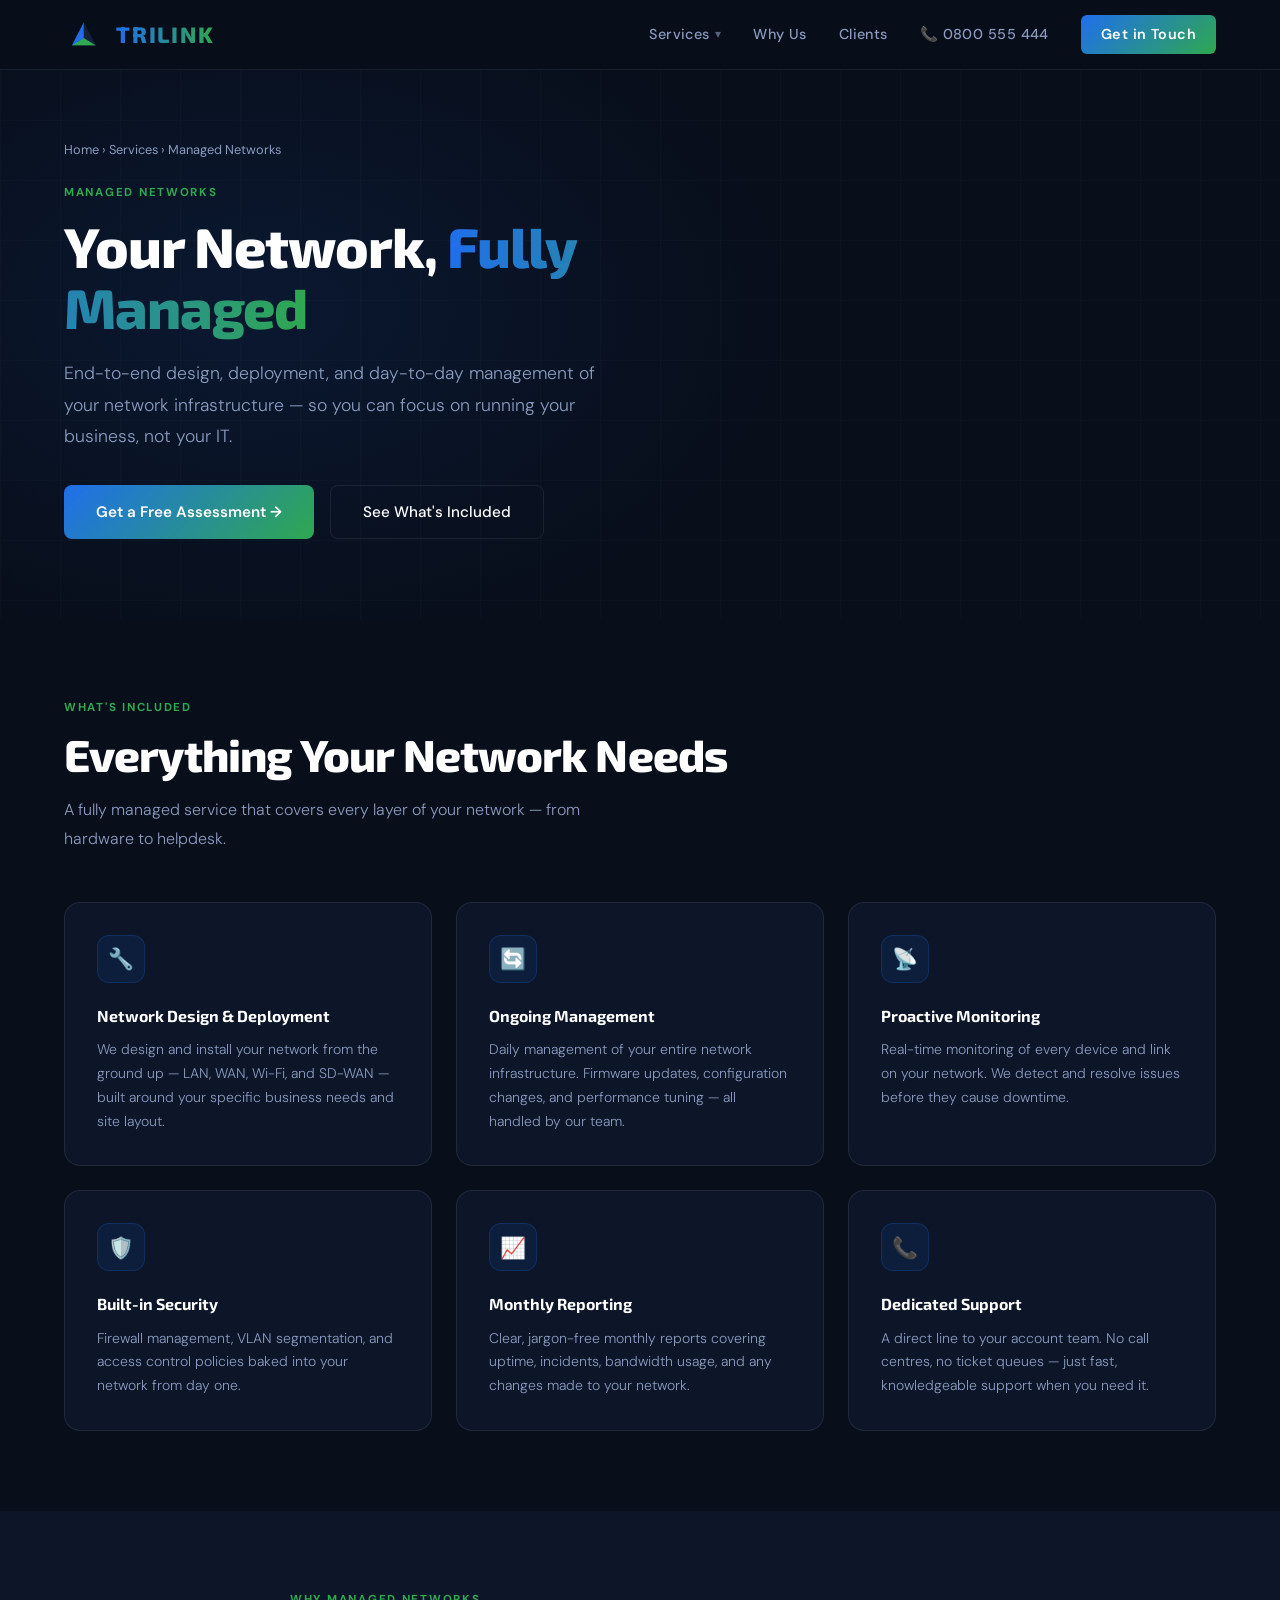
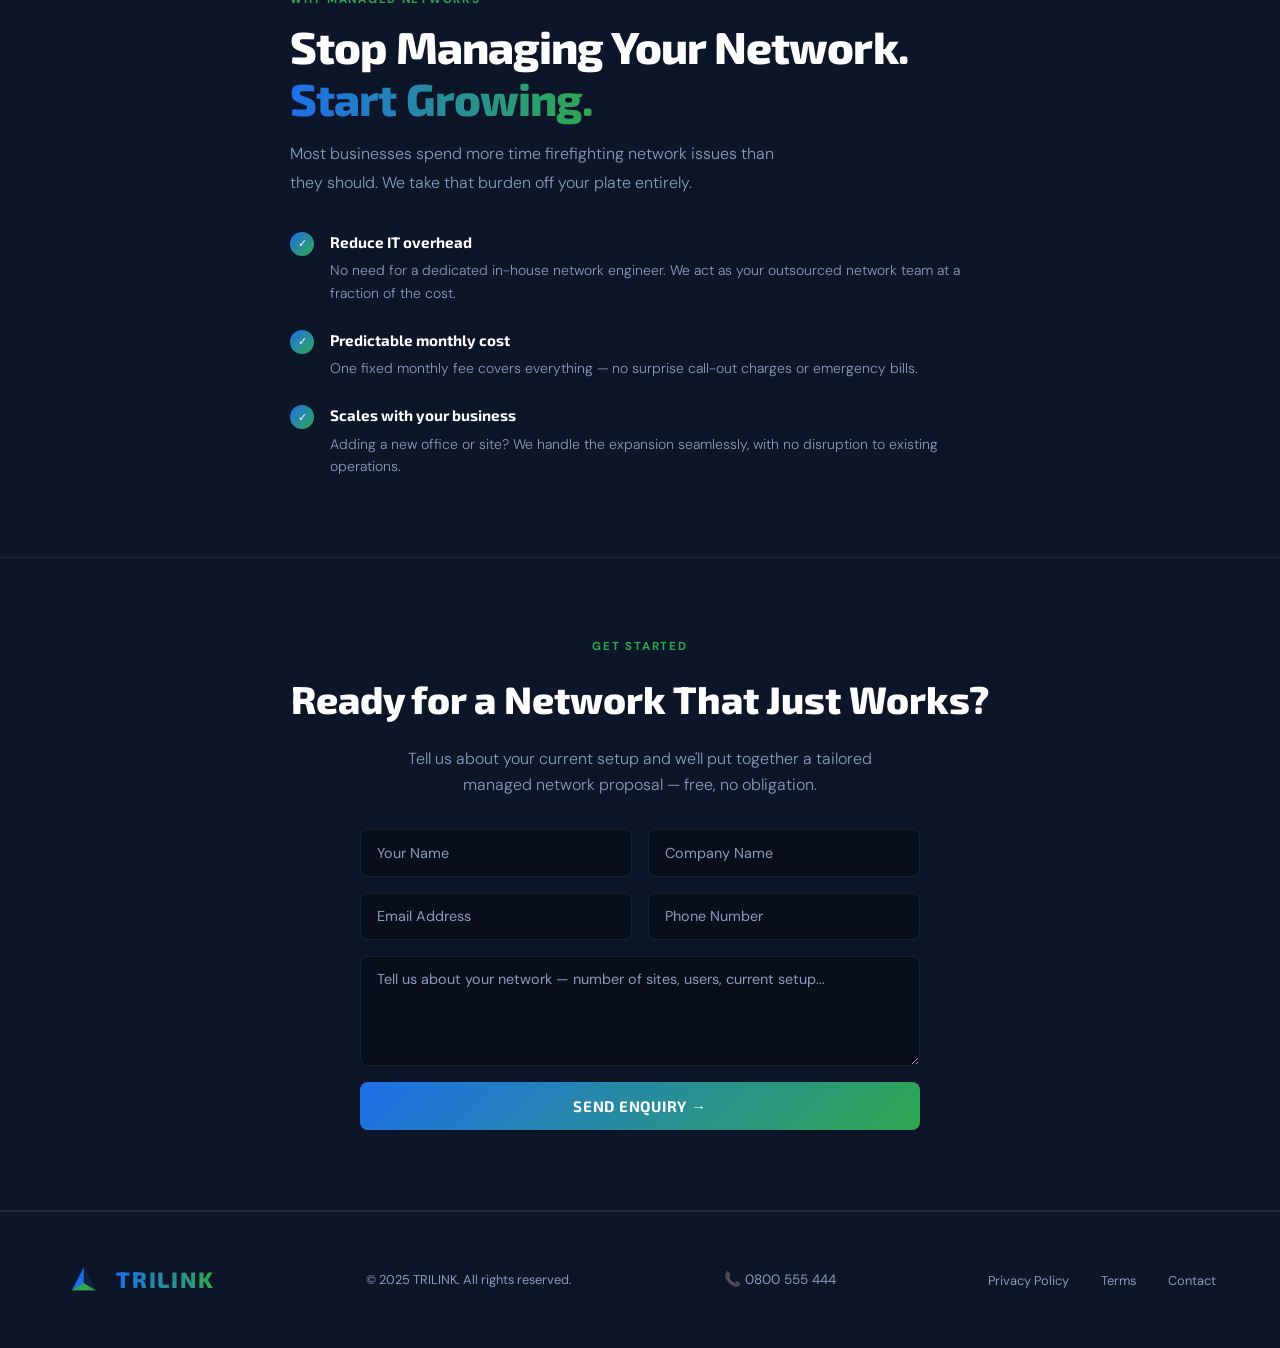
<file: managed-networks.html>
<!DOCTYPE html>
<html lang="en">
<head>
<meta charset="UTF-8">
<meta name="viewport" content="width=device-width, initial-scale=1.0">
<title>Managed Networks – TRILINK</title>
<link rel="icon" type="image/png" sizes="32x32" href="trilink-mark-32.png">
<link rel="icon" type="image/png" sizes="16x16" href="trilink-mark-16.png">
<link rel="preconnect" href="https://fonts.googleapis.com">
<link href="https://fonts.googleapis.com/css2?family=Exo+2:wght@300;400;600;700;800&family=DM+Sans:wght@300;400;500&display=swap" rel="stylesheet">
<link rel="stylesheet" href="shared.css">
<style>
  .page-hero {
    padding: 140px 5% 80px;
    position: relative; overflow: hidden;
  }
  .page-hero-bg {
    position: absolute; inset: 0;
    background: radial-gradient(ellipse 60% 80% at 20% 50%, rgba(26,111,245,0.1) 0%, transparent 70%);
  }
  .page-hero-grid {
    position: absolute; inset: 0; opacity: 0.03;
    background-image: linear-gradient(rgba(255,255,255,0.5) 1px, transparent 1px), linear-gradient(90deg, rgba(255,255,255,0.5) 1px, transparent 1px);
    background-size: 60px 60px;
  }
  .page-hero-inner { position: relative; z-index: 2; max-width: 700px; }
  .breadcrumb { font-size: 0.8rem; color: var(--muted); margin-bottom: 1.5rem; }
  .breadcrumb a { color: var(--muted); text-decoration: none; }
  .breadcrumb a:hover { color: var(--white); }
  .page-hero h1 { font-size: clamp(2.2rem, 5vw, 3.5rem); font-weight: 800; line-height: 1.1; letter-spacing: -0.02em; margin-bottom: 1.25rem; }
  .page-hero p { font-size: 1.1rem; color: var(--muted); line-height: 1.8; font-weight: 300; margin-bottom: 2rem; max-width: 560px; }
  .hero-btns { display: flex; gap: 1rem; flex-wrap: wrap; }

  section { padding: 80px 5%; }

  .features-grid {
    display: grid; grid-template-columns: repeat(auto-fit, minmax(280px, 1fr));
    gap: 1.5rem; margin-top: 3rem;
  }
  .feature-card {
    background: var(--navy2); border: 1px solid var(--border);
    border-radius: 16px; padding: 2rem;
    transition: border-color 0.3s, transform 0.3s;
  }
  .feature-card:hover { border-color: rgba(26,111,245,0.4); transform: translateY(-4px); }
  .feature-icon {
    width: 48px; height: 48px; border-radius: 12px;
    background: rgba(26,111,245,0.1); border: 1px solid rgba(26,111,245,0.2);
    display: flex; align-items: center; justify-content: center;
    font-size: 1.3rem; margin-bottom: 1.25rem;
  }
  .feature-card h3 { font-size: 1rem; font-weight: 700; margin-bottom: 0.6rem; }
  .feature-card p { font-size: 0.875rem; color: var(--muted); line-height: 1.7; font-weight: 300; }

  .benefits { background: var(--navy2); }
  .benefits-grid { display: grid; grid-template-columns: 1fr; max-width: 700px; margin: 0 auto; gap: 4rem; align-items: center; }
  .benefit-list { display: flex; flex-direction: column; gap: 1.5rem; margin-top: 2rem; }
  .benefit-item { display: flex; gap: 1rem; align-items: flex-start; }
  .benefit-check {
    width: 24px; height: 24px; border-radius: 50%;
    background: var(--grad); display: flex; align-items: center;
    justify-content: center; font-size: 0.7rem; flex-shrink: 0; margin-top: 2px;
  }
  .benefit-item h4 { font-size: 0.95rem; font-weight: 700; margin-bottom: 0.3rem; }
  .benefit-item p { font-size: 0.875rem; color: var(--muted); line-height: 1.6; font-weight: 300; }

  .cta-band {
    background: var(--navy2); border-top: 1px solid var(--border);
    border-bottom: 1px solid var(--border);
    padding: 80px 5%; text-align: center;
  }
  .cta-band h2 { font-size: clamp(1.8rem, 3vw, 2.5rem); font-weight: 800; margin-bottom: 1rem; }
  .cta-band p { color: var(--muted); max-width: 480px; margin: 0 auto 2rem; font-weight: 300; }

  .contact-form { display: flex; flex-direction: column; gap: 1rem; max-width: 560px; margin: 0 auto; text-align: left; }
  .form-row { display: grid; grid-template-columns: 1fr 1fr; gap: 1rem; }
  input, textarea {
    background: var(--navy); border: 1px solid var(--border); border-radius: 8px;
    padding: 0.85rem 1rem; color: var(--white);
    font-family: 'DM Sans', sans-serif; font-size: 0.9rem; width: 100%;
    transition: border-color 0.2s; outline: none;
  }
  input:focus, textarea:focus { border-color: rgba(26,111,245,0.5); }
  input::placeholder, textarea::placeholder { color: var(--muted); }
  textarea { resize: vertical; min-height: 110px; }
  .submit-btn {
    background: var(--grad); color: var(--white); border: none;
    padding: 0.95rem 2rem; border-radius: 8px;
    font-family: 'Exo 2', sans-serif; font-weight: 700; font-size: 0.95rem;
    letter-spacing: 0.05em; cursor: pointer; text-transform: uppercase;
    transition: opacity 0.2s, transform 0.2s;
  }
  .submit-btn:hover { opacity: 0.9; transform: translateY(-1px); }

  @media (max-width: 768px) {
    .benefits-grid { grid-template-columns: 1fr; }
    .form-row { grid-template-columns: 1fr; }
  }

  @media (max-width: 768px) {
    .nav-links { display: none; }
    .nav-links.mobile-open { display: flex; flex-direction: column; gap: 0; position: absolute; top: 70px; left: 0; right: 0; background: rgba(8,14,26,0.98); backdrop-filter: blur(12px); border-bottom: 1px solid var(--border); padding: 1rem 0; }
    .nav-links.mobile-open > li { border-bottom: 1px solid var(--border); }
    .nav-links.mobile-open > li:last-child { border-bottom: none; }
    .nav-links.mobile-open a { padding: 0.9rem 5%; color: var(--white) !important; font-size: 1rem; }
    .nav-links.mobile-open .nav-cta { background: none; padding: 0.9rem 5%; border-radius: 0; color: var(--green) !important; }
    .nav-links.mobile-open .has-dropdown > a { justify-content: space-between; }
    .nav-links.mobile-open .dropdown { display: none; position: static; padding: 0; box-shadow: none; border: none; background: transparent; min-width: unset; }
    .nav-links.mobile-open .dropdown.mobile-open { display: flex; flex-direction: column; background: var(--navy3); }
    .nav-links.mobile-open .dropdown a { padding: 0.75rem 5% 0.75rem 8%; font-size: 0.875rem; border-radius: 0; }
    .nav-links.mobile-open .dropdown .dropdown-divider { display: none; }
    .hamburger { display: flex; flex-direction: column; gap: 5px; cursor: pointer; padding: 8px; background: none; border: none; }
    .hamburger span { display: block; width: 24px; height: 2px; background: var(--white); border-radius: 2px; transition: all 0.3s; }
    .hamburger.open span:nth-child(1) { transform: translateY(7px) rotate(45deg); }
    .hamburger.open span:nth-child(2) { opacity: 0; }
    .hamburger.open span:nth-child(3) { transform: translateY(-7px) rotate(-45deg); }
    .benefits-grid { grid-template-columns: 1fr; }
    .form-row { grid-template-columns: 1fr; }
  }
  @media (min-width: 769px) {
    .hamburger { display: none; }
  }

</style>
</head>
<body>

<nav>
  <a href="index.html" class="logo">
    <div class="logo-mark">
      <img src="trilink-mark-nav.png" alt="TriLink">
    </div>
    <span class="logo-text">TRILINK</span>
  </a>
  <button class="hamburger" id="hamburger" aria-label="Toggle menu"><span></span><span></span><span></span></button>
  <ul class="nav-links" id="nav-links">
    <li class="has-dropdown">
      <a href="#">Services</a>
      <div class="dropdown">
        <a href="managed-networks.html"><span class="dd-icon">🌐</span> Managed Networks</a>
        <a href="hmo-internet.html"><span class="dd-icon">🏠</span> HMO / Landlord Internet</a>
        <a href="helpdesk.html"><span class="dd-icon">🖥️</span> IT Helpdesk & Support</a>
        <a href="monitoring.html"><span class="dd-icon">📡</span> 24/7 Monitoring</a>
        <a href="consultancy.html"><span class="dd-icon">📊</span> Network Consultancy</a>
      </div>
    </li>
    <li><a href="index.html#why">Why Us</a></li>
    <li><a href="index.html#testimonials">Clients</a></li>
    <li><a href="tel:08005554444" class="nav-phone">📞 0800 555 444</a></li>
    <li><a href="index.html#contact" class="nav-cta">Get in Touch</a></li>
  </ul>
</nav>

<div class="page-hero">
  <div class="page-hero-bg"></div>
  <div class="page-hero-grid"></div>
  <div class="page-hero-inner">
    <div class="breadcrumb"><a href="index.html">Home</a> › Services › Managed Networks</div>
    <div class="section-label">Managed Networks</div>
    <h1>Your Network, <span class="grad-word">Fully Managed</span></h1>
    <p>End-to-end design, deployment, and day-to-day management of your network infrastructure — so you can focus on running your business, not your IT.</p>
    <div class="hero-btns">
      <a href="#contact" class="btn-primary">Get a Free Assessment →</a>
      <a href="#features" class="btn-secondary">See What's Included</a>
    </div>
  </div>
</div>

<section id="features">
  <div class="section-label">What's Included</div>
  <h2 class="section-title">Everything Your Network Needs</h2>
  <p class="section-sub">A fully managed service that covers every layer of your network — from hardware to helpdesk.</p>
  <div class="features-grid">
    <div class="feature-card">
      <div class="feature-icon">🔧</div>
      <h3>Network Design & Deployment</h3>
      <p>We design and install your network from the ground up — LAN, WAN, Wi-Fi, and SD-WAN — built around your specific business needs and site layout.</p>
    </div>
    <div class="feature-card">
      <div class="feature-icon">🔄</div>
      <h3>Ongoing Management</h3>
      <p>Daily management of your entire network infrastructure. Firmware updates, configuration changes, and performance tuning — all handled by our team.</p>
    </div>
    <div class="feature-card">
      <div class="feature-icon">📡</div>
      <h3>Proactive Monitoring</h3>
      <p>Real-time monitoring of every device and link on your network. We detect and resolve issues before they cause downtime.</p>
    </div>
    <div class="feature-card">
      <div class="feature-icon">🛡️</div>
      <h3>Built-in Security</h3>
      <p>Firewall management, VLAN segmentation, and access control policies baked into your network from day one.</p>
    </div>
    <div class="feature-card">
      <div class="feature-icon">📈</div>
      <h3>Monthly Reporting</h3>
      <p>Clear, jargon-free monthly reports covering uptime, incidents, bandwidth usage, and any changes made to your network.</p>
    </div>
    <div class="feature-card">
      <div class="feature-icon">📞</div>
      <h3>Dedicated Support</h3>
      <p>A direct line to your account team. No call centres, no ticket queues — just fast, knowledgeable support when you need it.</p>
    </div>
  </div>
</section>

<section class="benefits">
  <div class="benefits-grid">
    <div>
      <div class="section-label">Why Managed Networks</div>
      <h2 class="section-title">Stop Managing Your Network. <span class="grad-word">Start Growing.</span></h2>
      <p class="section-sub">Most businesses spend more time firefighting network issues than they should. We take that burden off your plate entirely.</p>
      <div class="benefit-list">
        <div class="benefit-item">
          <div class="benefit-check">✓</div>
          <div>
            <h4>Reduce IT overhead</h4>
            <p>No need for a dedicated in-house network engineer. We act as your outsourced network team at a fraction of the cost.</p>
          </div>
        </div>
        <div class="benefit-item">
          <div class="benefit-check">✓</div>
          <div>
            <h4>Predictable monthly cost</h4>
            <p>One fixed monthly fee covers everything — no surprise call-out charges or emergency bills.</p>
          </div>
        </div>
        <div class="benefit-item">
          <div class="benefit-check">✓</div>
          <div>
            <h4>Scales with your business</h4>
            <p>Adding a new office or site? We handle the expansion seamlessly, with no disruption to existing operations.</p>
          </div>
        </div>
      </div>
    </div>
  </div>
</section>

<section class="cta-band" id="contact">
  <div class="section-label">Get Started</div>
  <h2>Ready for a Network That Just Works?</h2>
  <p>Tell us about your current setup and we'll put together a tailored managed network proposal — free, no obligation.</p>
  <form class="contact-form" onsubmit="return false;">
    <div class="form-row">
      <input type="text" placeholder="Your Name" />
      <input type="text" placeholder="Company Name" />
    </div>
    <div class="form-row">
      <input type="email" placeholder="Email Address" />
      <input type="tel" placeholder="Phone Number" />
    </div>
    <textarea placeholder="Tell us about your network — number of sites, users, current setup..."></textarea>
    <button type="submit" class="submit-btn">Send Enquiry →</button>
  </form>
</section>

<footer>
  <div class="footer-inner">
    <a href="index.html" class="logo">
      <div class="logo-mark">
        <img src="trilink-mark-nav.png" alt="TriLink">
      </div>
      <span class="logo-text">TRILINK</span>
    </a>
    <div class="footer-copy">© 2025 TRILINK. All rights reserved.</div>
    <a href="tel:08005554444" class="footer-phone">📞 0800 555 444</a>
    <ul class="footer-links">
      <li><a href="#">Privacy Policy</a></li>
      <li><a href="#">Terms</a></li>
      <li><a href="#contact">Contact</a></li>
    </ul>
  </div>
</footer>


<script>
  const hamburger = document.getElementById('hamburger');
  const navLinks = document.getElementById('nav-links');
  const servicesToggle = navLinks ? navLinks.querySelector('.has-dropdown > a') : null;
  const dropdown = navLinks ? navLinks.querySelector('.dropdown') : null;

  if (hamburger) {
    hamburger.addEventListener('click', () => {
      hamburger.classList.toggle('open');
      navLinks.classList.toggle('mobile-open');
    });
  }

  if (servicesToggle && dropdown) {
    servicesToggle.addEventListener('click', (e) => {
      if (window.innerWidth <= 768) {
        e.preventDefault();
        dropdown.classList.toggle('mobile-open');
      }
    });
  }

  if (navLinks) {
    navLinks.querySelectorAll('a').forEach(link => {
      link.addEventListener('click', () => {
        if (window.innerWidth <= 768 && !link.parentElement.classList.contains('has-dropdown')) {
          hamburger.classList.remove('open');
          navLinks.classList.remove('mobile-open');
        }
      });
    });
  }
</script>
</body>
</html>
</file>
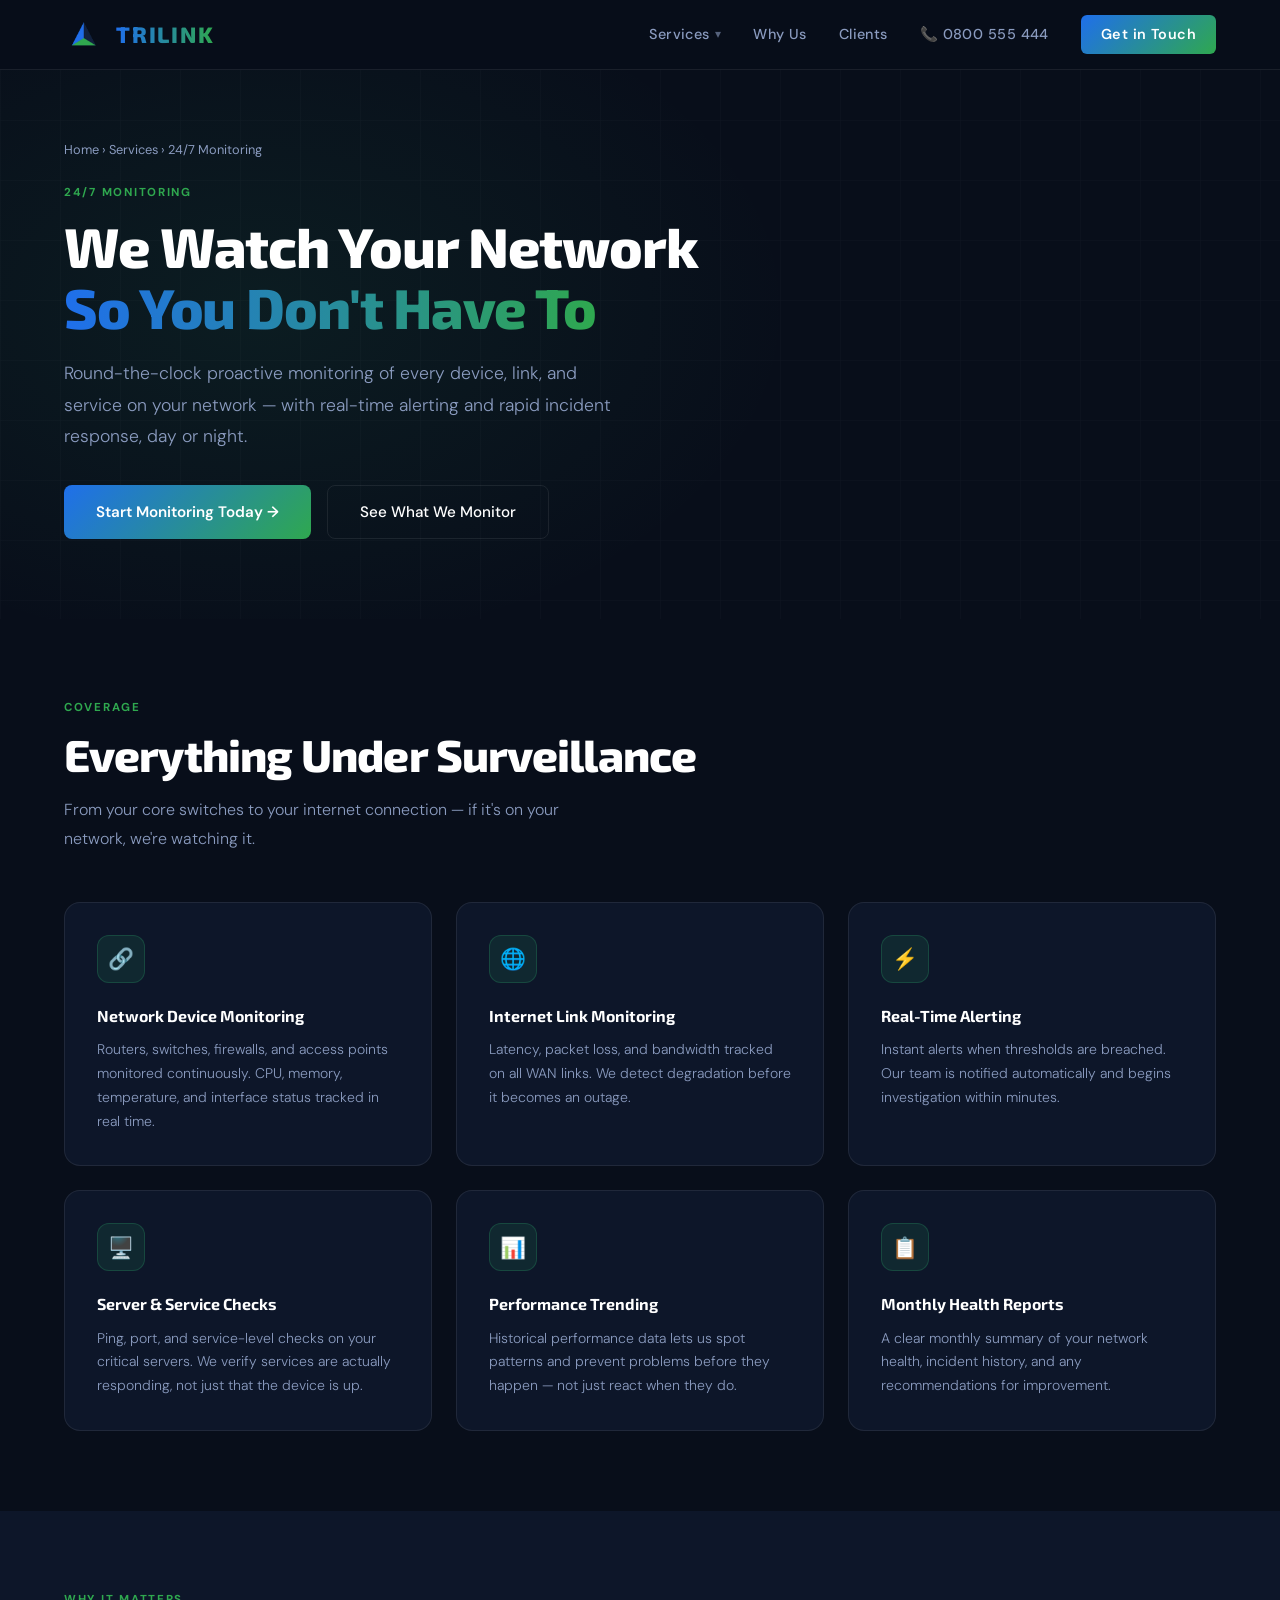
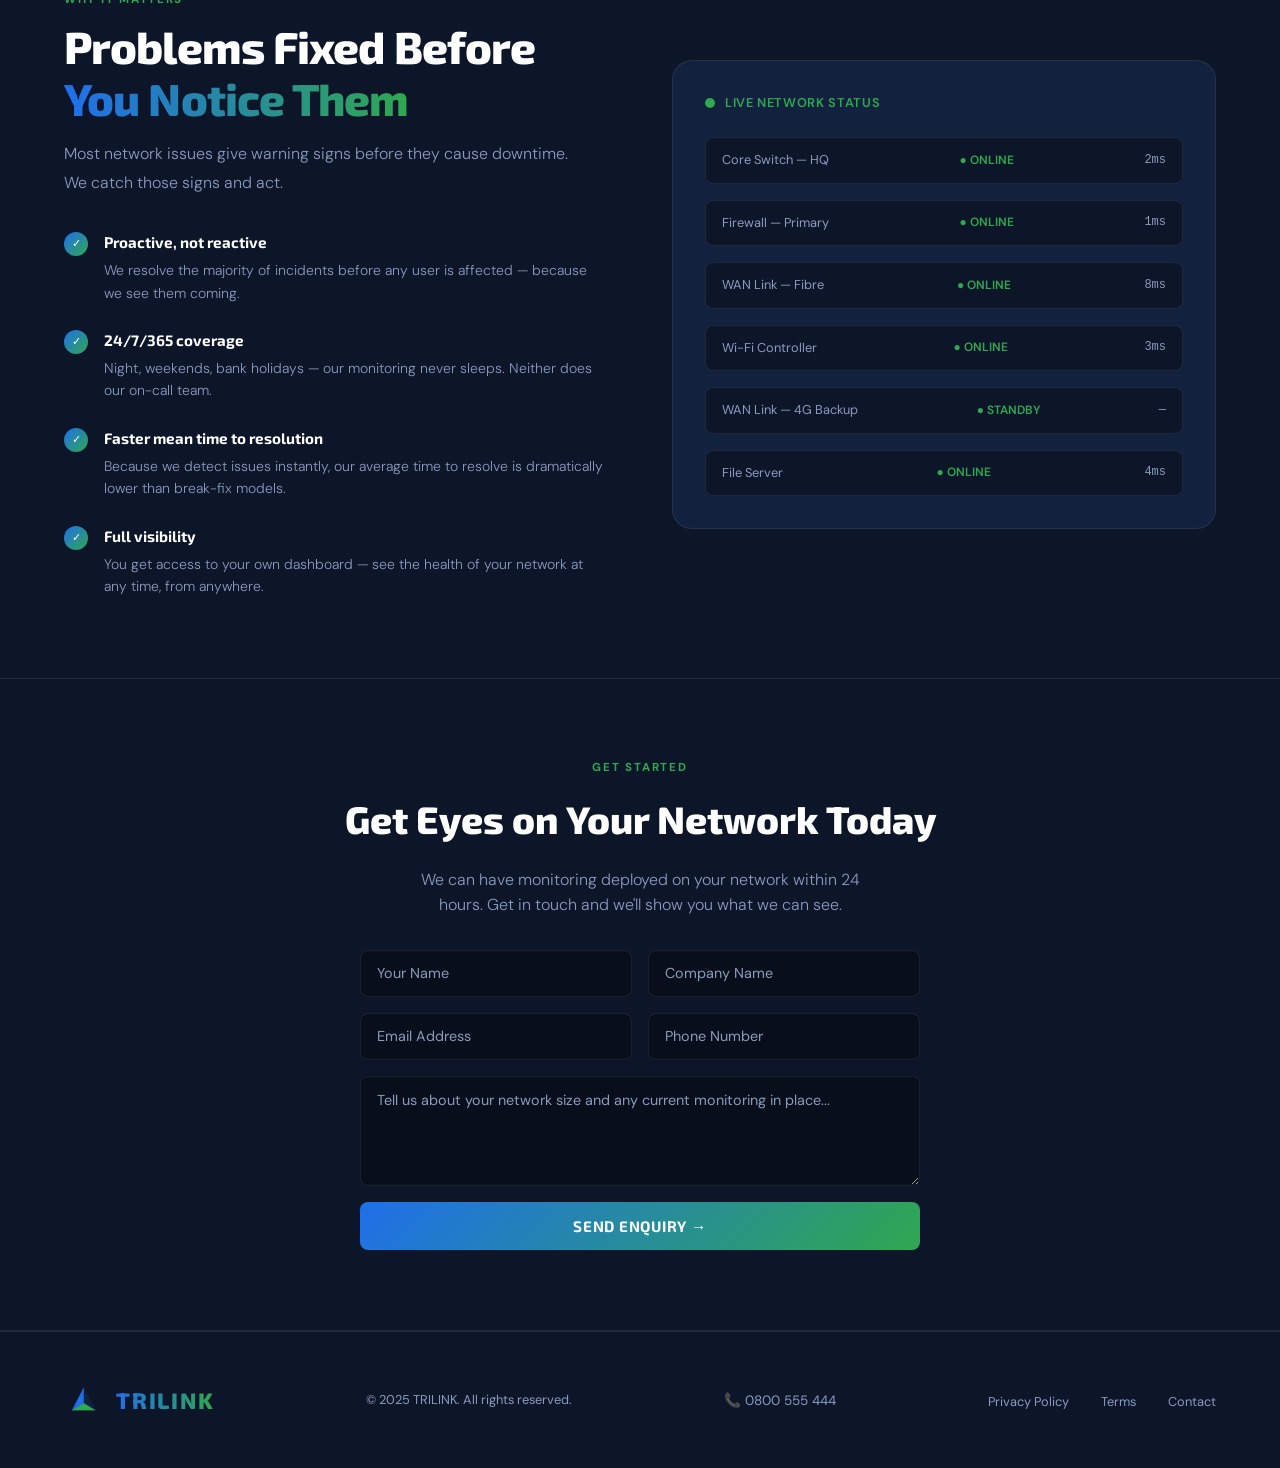
<file: monitoring.html>
<!DOCTYPE html>
<html lang="en">
<head>
<meta charset="UTF-8">
<meta name="viewport" content="width=device-width, initial-scale=1.0">
<title>24/7 Monitoring – TRILINK</title>
<link rel="icon" type="image/png" sizes="32x32" href="trilink-mark-32.png">
<link rel="icon" type="image/png" sizes="16x16" href="trilink-mark-16.png">
<link rel="preconnect" href="https://fonts.googleapis.com">
<link href="https://fonts.googleapis.com/css2?family=Exo+2:wght@300;400;600;700;800&family=DM+Sans:wght@300;400;500&display=swap" rel="stylesheet">
<link rel="stylesheet" href="shared.css">
<style>
  .page-hero { padding: 140px 5% 80px; position: relative; overflow: hidden; }
  .page-hero-bg { position: absolute; inset: 0; background: radial-gradient(ellipse 60% 80% at 20% 50%, rgba(53,201,122,0.08) 0%, transparent 70%); }
  .page-hero-grid { position: absolute; inset: 0; opacity: 0.03; background-image: linear-gradient(rgba(255,255,255,0.5) 1px, transparent 1px), linear-gradient(90deg, rgba(255,255,255,0.5) 1px, transparent 1px); background-size: 60px 60px; }
  .page-hero-inner { position: relative; z-index: 2; max-width: 700px; }
  .breadcrumb { font-size: 0.8rem; color: var(--muted); margin-bottom: 1.5rem; }
  .breadcrumb a { color: var(--muted); text-decoration: none; }
  .breadcrumb a:hover { color: var(--white); }
  .page-hero h1 { font-size: clamp(2.2rem, 5vw, 3.5rem); font-weight: 800; line-height: 1.1; letter-spacing: -0.02em; margin-bottom: 1.25rem; }
  .page-hero p { font-size: 1.1rem; color: var(--muted); line-height: 1.8; font-weight: 300; margin-bottom: 2rem; max-width: 560px; }
  .hero-btns { display: flex; gap: 1rem; flex-wrap: wrap; }
  section { padding: 80px 5%; }
  .features-grid { display: grid; grid-template-columns: repeat(auto-fit, minmax(280px, 1fr)); gap: 1.5rem; margin-top: 3rem; }
  .feature-card { background: var(--navy2); border: 1px solid var(--border); border-radius: 16px; padding: 2rem; transition: border-color 0.3s, transform 0.3s; }
  .feature-card:hover { border-color: rgba(53,201,122,0.4); transform: translateY(-4px); }
  .feature-icon { width: 48px; height: 48px; border-radius: 12px; background: rgba(53,201,122,0.1); border: 1px solid rgba(53,201,122,0.2); display: flex; align-items: center; justify-content: center; font-size: 1.3rem; margin-bottom: 1.25rem; }
  .feature-card h3 { font-size: 1rem; font-weight: 700; margin-bottom: 0.6rem; }
  .feature-card p { font-size: 0.875rem; color: var(--muted); line-height: 1.7; font-weight: 300; }
  .benefits { background: var(--navy2); }
  .benefits-grid { display: grid; grid-template-columns: 1fr 1fr; gap: 4rem; align-items: center; }
  .benefit-list { display: flex; flex-direction: column; gap: 1.5rem; margin-top: 2rem; }
  .benefit-item { display: flex; gap: 1rem; align-items: flex-start; }
  .benefit-check { width: 24px; height: 24px; border-radius: 50%; background: var(--grad); display: flex; align-items: center; justify-content: center; font-size: 0.7rem; flex-shrink: 0; margin-top: 2px; }
  .benefit-item h4 { font-size: 0.95rem; font-weight: 700; margin-bottom: 0.3rem; }
  .benefit-item p { font-size: 0.875rem; color: var(--muted); line-height: 1.6; font-weight: 300; }
  .monitor-visual { background: var(--navy3); border: 1px solid var(--border); border-radius: 20px; padding: 2rem; }
  .monitor-header { display: flex; align-items: center; gap: 10px; margin-bottom: 1.5rem; }
  .status-dot { width: 10px; height: 10px; border-radius: 50%; background: var(--green); animation: blink 2s infinite; }
  @keyframes blink { 0%,100%{opacity:1;} 50%{opacity:0.3;} }
  .monitor-header span { font-size: 0.8rem; color: var(--green); font-weight: 600; letter-spacing: 0.05em; }
  .monitor-rows { display: flex; flex-direction: column; gap: 1rem; }
  .monitor-row { display: flex; justify-content: space-between; align-items: center; padding: 0.75rem 1rem; background: var(--navy2); border-radius: 8px; border: 1px solid var(--border); }
  .monitor-name { font-size: 0.8rem; color: var(--muted); }
  .monitor-status { font-size: 0.75rem; font-weight: 600; color: var(--green); }
  .monitor-ping { font-size: 0.75rem; color: var(--muted); font-family: monospace; }
  .cta-band { background: var(--navy2); border-top: 1px solid var(--border); border-bottom: 1px solid var(--border); padding: 80px 5%; text-align: center; }
  .cta-band h2 { font-size: clamp(1.8rem, 3vw, 2.5rem); font-weight: 800; margin-bottom: 1rem; }
  .cta-band p { color: var(--muted); max-width: 480px; margin: 0 auto 2rem; font-weight: 300; }
  .contact-form { display: flex; flex-direction: column; gap: 1rem; max-width: 560px; margin: 0 auto; text-align: left; }
  .form-row { display: grid; grid-template-columns: 1fr 1fr; gap: 1rem; }
  input, textarea { background: var(--navy); border: 1px solid var(--border); border-radius: 8px; padding: 0.85rem 1rem; color: var(--white); font-family: 'DM Sans', sans-serif; font-size: 0.9rem; width: 100%; transition: border-color 0.2s; outline: none; }
  input:focus, textarea:focus { border-color: rgba(26,111,245,0.5); }
  input::placeholder, textarea::placeholder { color: var(--muted); }
  textarea { resize: vertical; min-height: 110px; }
  .submit-btn { background: var(--grad); color: var(--white); border: none; padding: 0.95rem 2rem; border-radius: 8px; font-family: 'Exo 2', sans-serif; font-weight: 700; font-size: 0.95rem; letter-spacing: 0.05em; cursor: pointer; text-transform: uppercase; transition: opacity 0.2s, transform 0.2s; }
  .submit-btn:hover { opacity: 0.9; transform: translateY(-1px); }
  @media (max-width: 768px) { .benefits-grid { grid-template-columns: 1fr; } .form-row { grid-template-columns: 1fr; } }

  @media (max-width: 768px) {
    .nav-links { display: none; }
    .nav-links.mobile-open { display: flex; flex-direction: column; gap: 0; position: absolute; top: 70px; left: 0; right: 0; background: rgba(8,14,26,0.98); backdrop-filter: blur(12px); border-bottom: 1px solid var(--border); padding: 1rem 0; }
    .nav-links.mobile-open > li { border-bottom: 1px solid var(--border); }
    .nav-links.mobile-open > li:last-child { border-bottom: none; }
    .nav-links.mobile-open a { padding: 0.9rem 5%; color: var(--white) !important; font-size: 1rem; }
    .nav-links.mobile-open .nav-cta { background: none; padding: 0.9rem 5%; border-radius: 0; color: var(--green) !important; }
    .nav-links.mobile-open .has-dropdown > a { justify-content: space-between; }
    .nav-links.mobile-open .dropdown { display: none; position: static; padding: 0; box-shadow: none; border: none; background: transparent; min-width: unset; }
    .nav-links.mobile-open .dropdown.mobile-open { display: flex; flex-direction: column; background: var(--navy3); }
    .nav-links.mobile-open .dropdown a { padding: 0.75rem 5% 0.75rem 8%; font-size: 0.875rem; border-radius: 0; }
    .nav-links.mobile-open .dropdown .dropdown-divider { display: none; }
    .hamburger { display: flex; flex-direction: column; gap: 5px; cursor: pointer; padding: 8px; background: none; border: none; }
    .hamburger span { display: block; width: 24px; height: 2px; background: var(--white); border-radius: 2px; transition: all 0.3s; }
    .hamburger.open span:nth-child(1) { transform: translateY(7px) rotate(45deg); }
    .hamburger.open span:nth-child(2) { opacity: 0; }
    .hamburger.open span:nth-child(3) { transform: translateY(-7px) rotate(-45deg); }
    .benefits-grid { grid-template-columns: 1fr; }
    .form-row { grid-template-columns: 1fr; }
  }
  @media (min-width: 769px) {
    .hamburger { display: none; }
  }

</style>
</head>
<body>

<nav>
  <a href="index.html" class="logo">
    <div class="logo-mark">
      <img src="trilink-mark-nav.png" alt="TriLink">
    </div>
    <span class="logo-text">TRILINK</span>
  </a>
  <button class="hamburger" id="hamburger" aria-label="Toggle menu"><span></span><span></span><span></span></button>
  <ul class="nav-links" id="nav-links">
    <li class="has-dropdown">
      <a href="#">Services</a>
      <div class="dropdown">
        <a href="managed-networks.html"><span class="dd-icon">🌐</span> Managed Networks</a>
        <a href="hmo-internet.html"><span class="dd-icon">🏠</span> HMO / Landlord Internet</a>
        <a href="helpdesk.html"><span class="dd-icon">🖥️</span> IT Helpdesk &amp; Support</a>
        <a href="monitoring.html"><span class="dd-icon">📡</span> 24/7 Monitoring</a>
        <a href="consultancy.html"><span class="dd-icon">📊</span> Network Consultancy</a>
      </div>
    </li>
    <li><a href="index.html#why">Why Us</a></li>
    <li><a href="index.html#testimonials">Clients</a></li>
    <li><a href="tel:08005554444" class="nav-phone">📞 0800 555 444</a></li>
    <li><a href="index.html#contact" class="nav-cta">Get in Touch</a></li>
  </ul>
</nav>

<div class="page-hero">
  <div class="page-hero-bg"></div>
  <div class="page-hero-grid"></div>
  <div class="page-hero-inner">
    <div class="breadcrumb"><a href="index.html">Home</a> › Services › 24/7 Monitoring</div>
    <div class="section-label">24/7 Monitoring</div>
    <h1>We Watch Your Network <span class="grad-word">So You Don't Have To</span></h1>
    <p>Round-the-clock proactive monitoring of every device, link, and service on your network — with real-time alerting and rapid incident response, day or night.</p>
    <div class="hero-btns">
      <a href="#contact" class="btn-primary">Start Monitoring Today →</a>
      <a href="#features" class="btn-secondary">See What We Monitor</a>
    </div>
  </div>
</div>

<section id="features">
  <div class="section-label">Coverage</div>
  <h2 class="section-title">Everything Under Surveillance</h2>
  <p class="section-sub">From your core switches to your internet connection — if it's on your network, we're watching it.</p>
  <div class="features-grid">
    <div class="feature-card">
      <div class="feature-icon">🔗</div>
      <h3>Network Device Monitoring</h3>
      <p>Routers, switches, firewalls, and access points monitored continuously. CPU, memory, temperature, and interface status tracked in real time.</p>
    </div>
    <div class="feature-card">
      <div class="feature-icon">🌐</div>
      <h3>Internet Link Monitoring</h3>
      <p>Latency, packet loss, and bandwidth tracked on all WAN links. We detect degradation before it becomes an outage.</p>
    </div>
    <div class="feature-card">
      <div class="feature-icon">⚡</div>
      <h3>Real-Time Alerting</h3>
      <p>Instant alerts when thresholds are breached. Our team is notified automatically and begins investigation within minutes.</p>
    </div>
    <div class="feature-card">
      <div class="feature-icon">🖥️</div>
      <h3>Server & Service Checks</h3>
      <p>Ping, port, and service-level checks on your critical servers. We verify services are actually responding, not just that the device is up.</p>
    </div>
    <div class="feature-card">
      <div class="feature-icon">📊</div>
      <h3>Performance Trending</h3>
      <p>Historical performance data lets us spot patterns and prevent problems before they happen — not just react when they do.</p>
    </div>
    <div class="feature-card">
      <div class="feature-icon">📋</div>
      <h3>Monthly Health Reports</h3>
      <p>A clear monthly summary of your network health, incident history, and any recommendations for improvement.</p>
    </div>
  </div>
</section>

<section class="benefits">
  <div class="benefits-grid">
    <div>
      <div class="section-label">Why It Matters</div>
      <h2 class="section-title">Problems Fixed Before <span class="grad-word">You Notice Them</span></h2>
      <p class="section-sub">Most network issues give warning signs before they cause downtime. We catch those signs and act.</p>
      <div class="benefit-list">
        <div class="benefit-item">
          <div class="benefit-check">✓</div>
          <div><h4>Proactive, not reactive</h4><p>We resolve the majority of incidents before any user is affected — because we see them coming.</p></div>
        </div>
        <div class="benefit-item">
          <div class="benefit-check">✓</div>
          <div><h4>24/7/365 coverage</h4><p>Night, weekends, bank holidays — our monitoring never sleeps. Neither does our on-call team.</p></div>
        </div>
        <div class="benefit-item">
          <div class="benefit-check">✓</div>
          <div><h4>Faster mean time to resolution</h4><p>Because we detect issues instantly, our average time to resolve is dramatically lower than break-fix models.</p></div>
        </div>
        <div class="benefit-item">
          <div class="benefit-check">✓</div>
          <div><h4>Full visibility</h4><p>You get access to your own dashboard — see the health of your network at any time, from anywhere.</p></div>
        </div>
      </div>
    </div>
    <div class="monitor-visual">
      <div class="monitor-header">
        <div class="status-dot"></div>
        <span>LIVE NETWORK STATUS</span>
      </div>
      <div class="monitor-rows">
        <div class="monitor-row"><span class="monitor-name">Core Switch — HQ</span><span class="monitor-status">● ONLINE</span><span class="monitor-ping">2ms</span></div>
        <div class="monitor-row"><span class="monitor-name">Firewall — Primary</span><span class="monitor-status">● ONLINE</span><span class="monitor-ping">1ms</span></div>
        <div class="monitor-row"><span class="monitor-name">WAN Link — Fibre</span><span class="monitor-status">● ONLINE</span><span class="monitor-ping">8ms</span></div>
        <div class="monitor-row"><span class="monitor-name">Wi-Fi Controller</span><span class="monitor-status">● ONLINE</span><span class="monitor-ping">3ms</span></div>
        <div class="monitor-row"><span class="monitor-name">WAN Link — 4G Backup</span><span class="monitor-status">● STANDBY</span><span class="monitor-ping">—</span></div>
        <div class="monitor-row"><span class="monitor-name">File Server</span><span class="monitor-status">● ONLINE</span><span class="monitor-ping">4ms</span></div>
      </div>
    </div>
  </div>
</section>

<section class="cta-band" id="contact">
  <div class="section-label">Get Started</div>
  <h2>Get Eyes on Your Network Today</h2>
  <p>We can have monitoring deployed on your network within 24 hours. Get in touch and we'll show you what we can see.</p>
  <form class="contact-form" onsubmit="return false;">
    <div class="form-row">
      <input type="text" placeholder="Your Name" />
      <input type="text" placeholder="Company Name" />
    </div>
    <div class="form-row">
      <input type="email" placeholder="Email Address" />
      <input type="tel" placeholder="Phone Number" />
    </div>
    <textarea placeholder="Tell us about your network size and any current monitoring in place..."></textarea>
    <button type="submit" class="submit-btn">Send Enquiry →</button>
  </form>
</section>

<footer>
  <div class="footer-inner">
    <a href="index.html" class="logo">
      <div class="logo-mark">
        <img src="trilink-mark-nav.png" alt="TriLink">
      </div>
      <span class="logo-text">TRILINK</span>
    </a>
    <div class="footer-copy">© 2025 TRILINK. All rights reserved.</div>
    <a href="tel:08005554444" class="footer-phone">📞 0800 555 444</a>
    <ul class="footer-links">
      <li><a href="#">Privacy Policy</a></li>
      <li><a href="#">Terms</a></li>
      <li><a href="#contact">Contact</a></li>
    </ul>
  </div>
</footer>

<script>
  const hamburger = document.getElementById('hamburger');
  const navLinks = document.getElementById('nav-links');
  const servicesToggle = navLinks ? navLinks.querySelector('.has-dropdown > a') : null;
  const dropdown = navLinks ? navLinks.querySelector('.dropdown') : null;

  if (hamburger) {
    hamburger.addEventListener('click', () => {
      hamburger.classList.toggle('open');
      navLinks.classList.toggle('mobile-open');
    });
  }

  if (servicesToggle && dropdown) {
    servicesToggle.addEventListener('click', (e) => {
      if (window.innerWidth <= 768) {
        e.preventDefault();
        dropdown.classList.toggle('mobile-open');
      }
    });
  }

  if (navLinks) {
    navLinks.querySelectorAll('a').forEach(link => {
      link.addEventListener('click', () => {
        if (window.innerWidth <= 768 && !link.parentElement.classList.contains('has-dropdown')) {
          hamburger.classList.remove('open');
          navLinks.classList.remove('mobile-open');
        }
      });
    });
  }
</script>
</body>
</html>
</file>
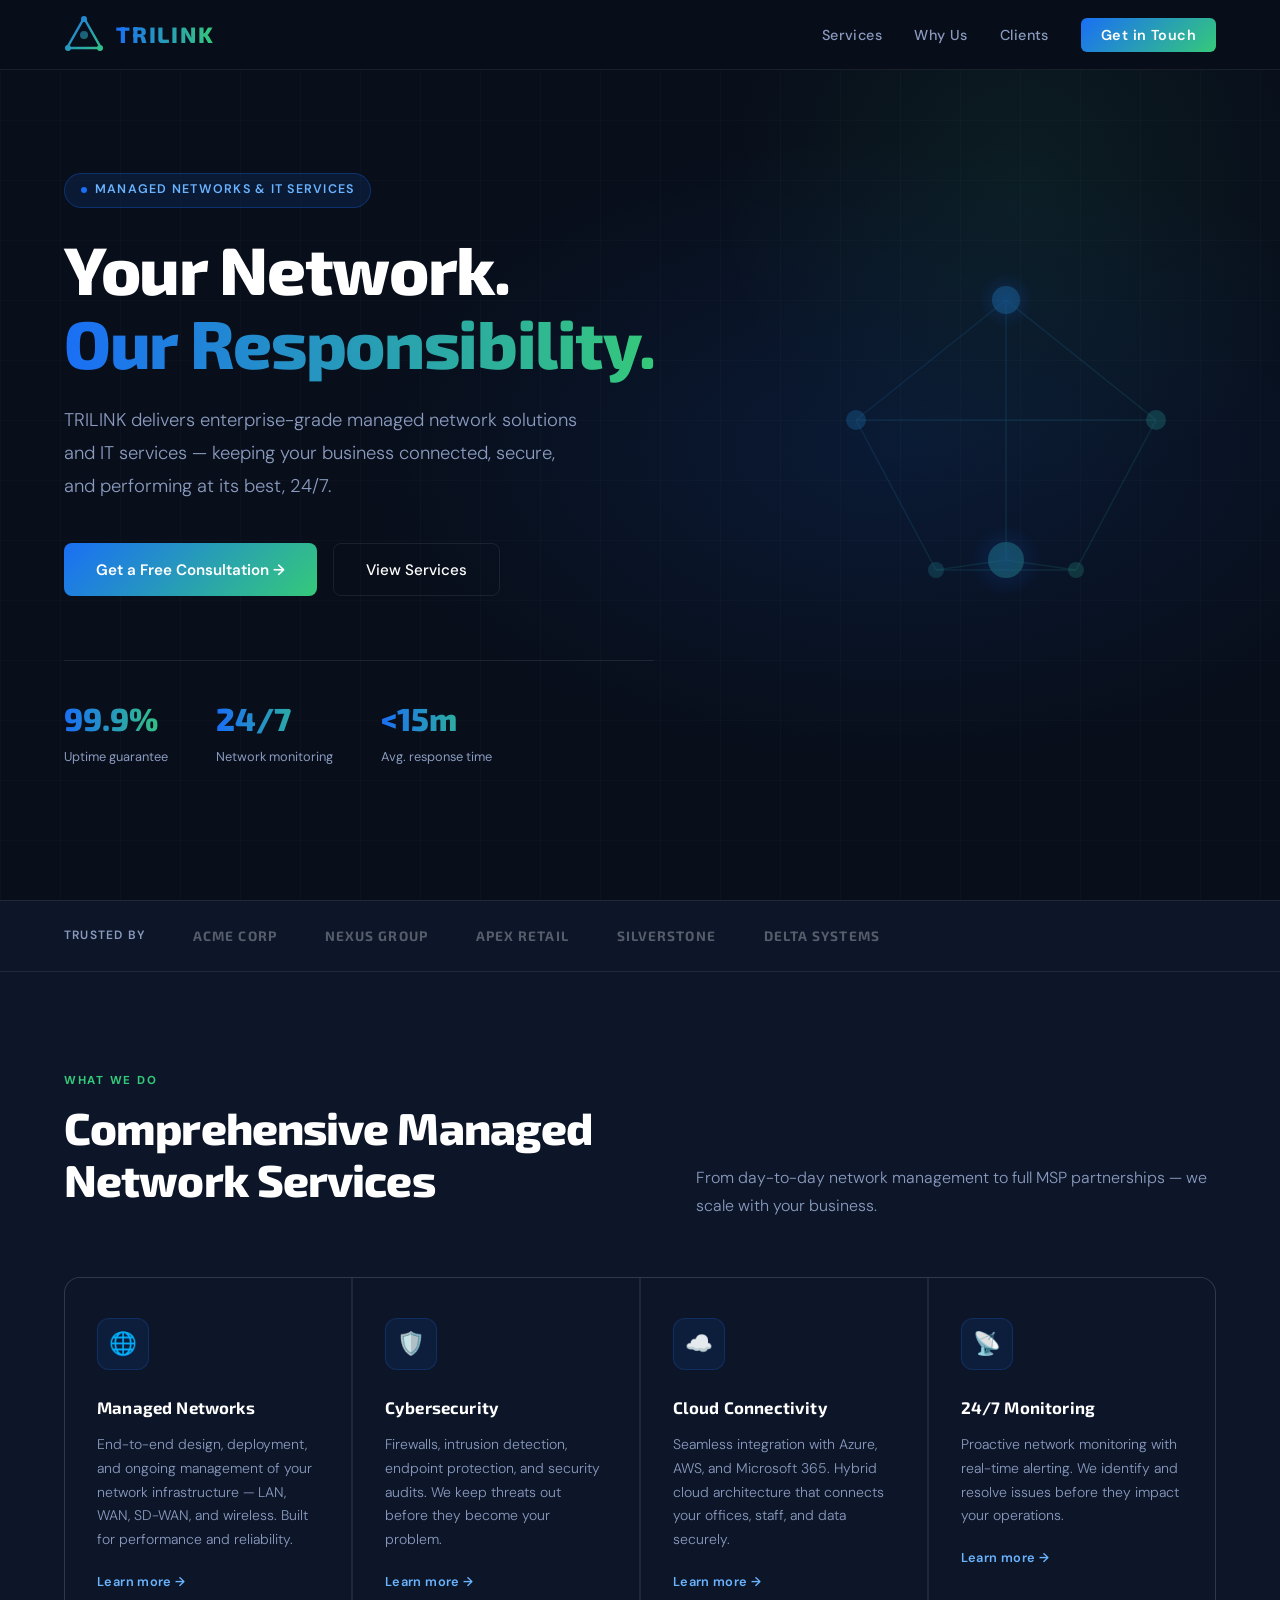
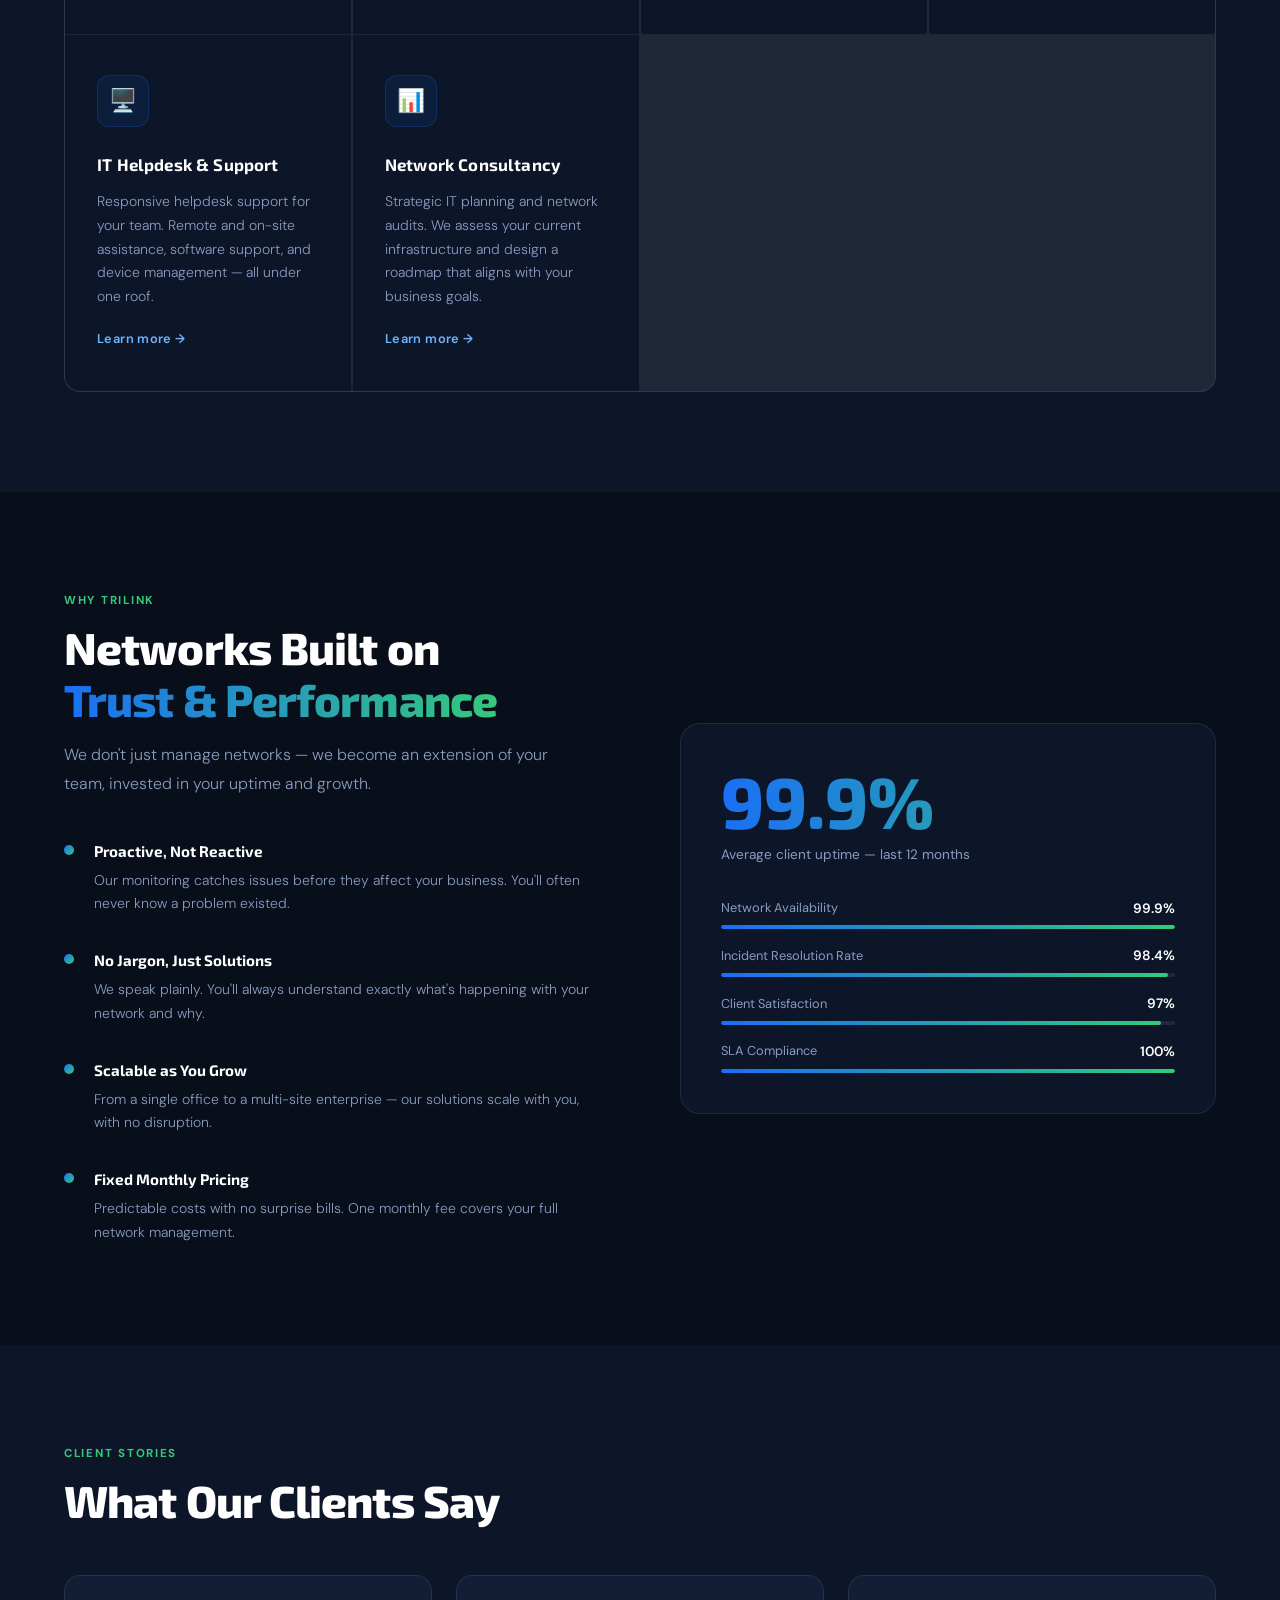
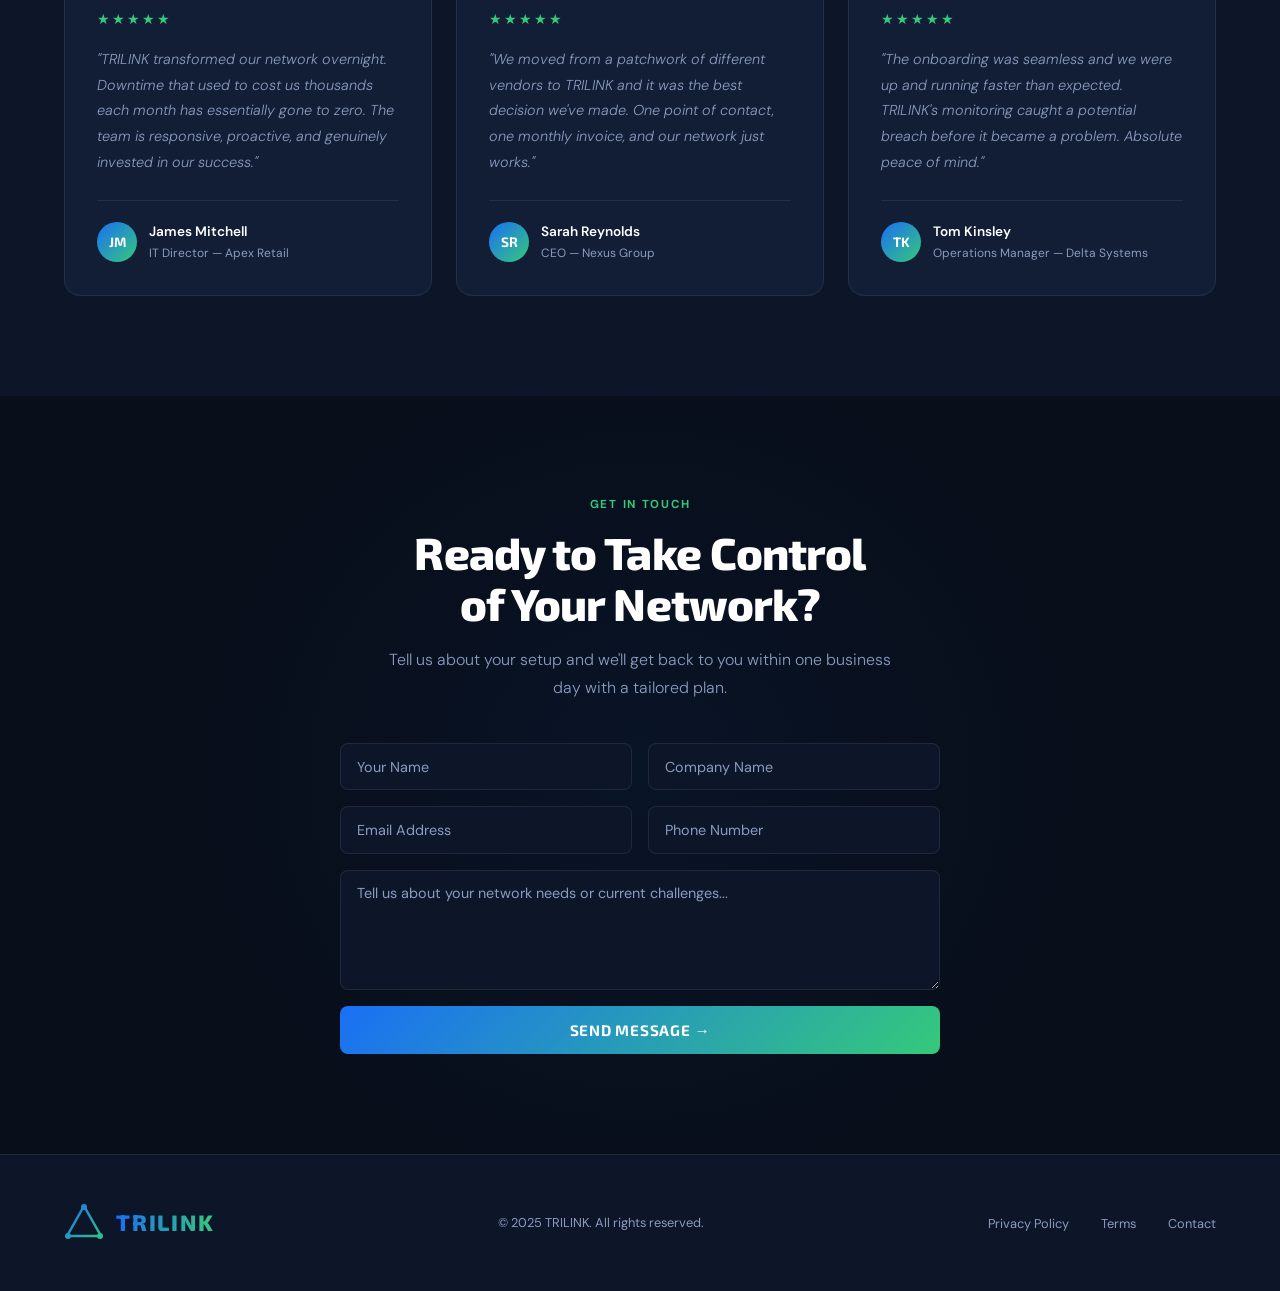
<file: trilink.html>
<!DOCTYPE html>
<html lang="en">
<head>
<meta charset="UTF-8">
<meta name="viewport" content="width=device-width, initial-scale=1.0">
<title>TRILINK – Managed Networks & IT Services</title>
<link rel="preconnect" href="https://fonts.googleapis.com">
<link href="https://fonts.googleapis.com/css2?family=Exo+2:wght@300;400;600;700;800&family=DM+Sans:wght@300;400;500&display=swap" rel="stylesheet">
<style>
  *, *::before, *::after { box-sizing: border-box; margin: 0; padding: 0; }

  :root {
    --navy: #080e1a;
    --navy2: #0d1629;
    --navy3: #111e35;
    --blue: #1a6ff5;
    --green: #35c97a;
    --grad: linear-gradient(135deg, #1a6ff5, #35c97a);
    --grad-text: linear-gradient(90deg, #1a6ff5, #35c97a);
    --white: #ffffff;
    --muted: #8a9bbf;
    --border: rgba(255,255,255,0.08);
    --card: rgba(255,255,255,0.04);
  }

  html { scroll-behavior: smooth; }

  body {
    font-family: 'DM Sans', sans-serif;
    background: var(--navy);
    color: var(--white);
    line-height: 1.6;
    overflow-x: hidden;
  }

  h1,h2,h3,h4,h5 { font-family: 'Exo 2', sans-serif; }

  /* NAV */
  nav {
    position: fixed; top: 0; left: 0; right: 0; z-index: 100;
    background: rgba(8,14,26,0.92);
    backdrop-filter: blur(12px);
    border-bottom: 1px solid var(--border);
    padding: 0 5%;
    display: flex; align-items: center; justify-content: space-between;
    height: 70px;
  }

  .logo {
    display: flex; align-items: center; gap: 12px;
    text-decoration: none;
  }

  .logo-mark {
    width: 40px; height: 40px;
    position: relative;
  }

  .logo-mark svg { width: 100%; height: 100%; }

  .logo-text {
    font-family: 'Exo 2', sans-serif;
    font-size: 1.4rem;
    font-weight: 800;
    letter-spacing: 0.08em;
    background: var(--grad-text);
    -webkit-background-clip: text;
    -webkit-text-fill-color: transparent;
    background-clip: text;
  }

  .nav-links {
    display: flex; gap: 2rem; list-style: none;
  }

  .nav-links a {
    color: var(--muted);
    text-decoration: none;
    font-size: 0.9rem;
    font-weight: 500;
    letter-spacing: 0.03em;
    transition: color 0.2s;
  }

  .nav-links a:hover { color: var(--white); }

  .nav-cta {
    background: var(--grad);
    color: var(--white) !important;
    padding: 0.5rem 1.25rem;
    border-radius: 6px;
    font-weight: 600 !important;
  }

  /* HERO */
  .hero {
    min-height: 100vh;
    display: flex; align-items: center;
    padding: 120px 5% 80px;
    position: relative;
    overflow: hidden;
  }

  .hero-bg {
    position: absolute; inset: 0;
    background:
      radial-gradient(ellipse 60% 50% at 70% 50%, rgba(26,111,245,0.12) 0%, transparent 70%),
      radial-gradient(ellipse 40% 60% at 80% 20%, rgba(53,201,122,0.08) 0%, transparent 60%);
  }

  .hero-grid {
    position: absolute; inset: 0; opacity: 0.03;
    background-image:
      linear-gradient(rgba(255,255,255,0.5) 1px, transparent 1px),
      linear-gradient(90deg, rgba(255,255,255,0.5) 1px, transparent 1px);
    background-size: 60px 60px;
  }

  .hero-content {
    max-width: 700px;
    position: relative; z-index: 2;
    animation: fadeUp 0.8s ease both;
  }

  @keyframes fadeUp {
    from { opacity:0; transform: translateY(30px); }
    to   { opacity:1; transform: translateY(0); }
  }

  .hero-badge {
    display: inline-flex; align-items: center; gap: 8px;
    background: rgba(26,111,245,0.12);
    border: 1px solid rgba(26,111,245,0.3);
    color: #6ab4ff;
    font-size: 0.78rem;
    font-weight: 600;
    letter-spacing: 0.1em;
    text-transform: uppercase;
    padding: 0.4rem 1rem;
    border-radius: 100px;
    margin-bottom: 1.5rem;
  }

  .hero-badge span { width: 6px; height: 6px; border-radius: 50%; background: var(--blue); animation: pulse 1.5s infinite; }

  @keyframes pulse { 0%,100%{opacity:1;} 50%{opacity:0.3;} }

  .hero h1 {
    font-size: clamp(2.5rem, 6vw, 4.2rem);
    font-weight: 800;
    line-height: 1.1;
    margin-bottom: 1.5rem;
    letter-spacing: -0.02em;
  }

  .grad-word {
    background: var(--grad-text);
    -webkit-background-clip: text;
    -webkit-text-fill-color: transparent;
    background-clip: text;
  }

  .hero p {
    font-size: 1.15rem;
    color: var(--muted);
    max-width: 520px;
    margin-bottom: 2.5rem;
    font-weight: 300;
    line-height: 1.8;
  }

  .hero-btns { display: flex; gap: 1rem; flex-wrap: wrap; }

  .btn-primary {
    background: var(--grad);
    color: var(--white);
    padding: 0.85rem 2rem;
    border-radius: 8px;
    text-decoration: none;
    font-weight: 600;
    font-size: 0.95rem;
    transition: opacity 0.2s, transform 0.2s;
    display: inline-flex; align-items: center; gap: 8px;
  }

  .btn-primary:hover { opacity: 0.9; transform: translateY(-2px); }

  .btn-secondary {
    background: transparent;
    color: var(--white);
    padding: 0.85rem 2rem;
    border-radius: 8px;
    text-decoration: none;
    font-weight: 500;
    font-size: 0.95rem;
    border: 1px solid var(--border);
    transition: border-color 0.2s, background 0.2s;
    display: inline-flex; align-items: center; gap: 8px;
  }

  .btn-secondary:hover { border-color: rgba(255,255,255,0.25); background: rgba(255,255,255,0.04); }

  .hero-stats {
    display: flex; gap: 3rem; margin-top: 4rem;
    padding-top: 2rem;
    border-top: 1px solid var(--border);
  }

  .stat-num {
    font-family: 'Exo 2', sans-serif;
    font-size: 2rem;
    font-weight: 800;
    background: var(--grad-text);
    -webkit-background-clip: text;
    -webkit-text-fill-color: transparent;
    background-clip: text;
  }

  .stat-label { font-size: 0.8rem; color: var(--muted); margin-top: 2px; }

  .hero-visual {
    position: absolute;
    right: 5%; top: 50%;
    transform: translateY(-50%);
    width: 420px; height: 420px;
    opacity: 0.6;
    animation: float 6s ease-in-out infinite;
  }

  @keyframes float { 0%,100%{transform:translateY(-50%);} 50%{transform:translateY(calc(-50% - 20px));} }

  /* STRIP */
  .strip {
    background: var(--navy2);
    border-top: 1px solid var(--border);
    border-bottom: 1px solid var(--border);
    padding: 1.5rem 5%;
    display: flex; align-items: center; gap: 3rem;
    overflow: hidden;
  }

  .strip-label {
    font-size: 0.75rem;
    letter-spacing: 0.1em;
    text-transform: uppercase;
    color: var(--muted);
    white-space: nowrap;
    font-weight: 600;
  }

  .strip-logos {
    display: flex; gap: 3rem; align-items: center;
    flex: 1;
  }

  .strip-logo {
    font-family: 'Exo 2', sans-serif;
    font-weight: 700;
    font-size: 0.85rem;
    letter-spacing: 0.08em;
    color: rgba(255,255,255,0.3);
    white-space: nowrap;
  }

  /* SECTIONS */
  section { padding: 100px 5%; }

  .section-label {
    font-size: 0.72rem;
    letter-spacing: 0.15em;
    text-transform: uppercase;
    color: var(--green);
    font-weight: 700;
    margin-bottom: 0.75rem;
  }

  .section-title {
    font-size: clamp(1.8rem, 4vw, 2.8rem);
    font-weight: 800;
    line-height: 1.15;
    letter-spacing: -0.02em;
    margin-bottom: 1rem;
  }

  .section-sub {
    font-size: 1rem;
    color: var(--muted);
    max-width: 520px;
    line-height: 1.8;
    font-weight: 300;
  }

  /* SERVICES */
  #services { background: var(--navy2); }

  .services-header {
    display: flex; justify-content: space-between; align-items: flex-end;
    margin-bottom: 3.5rem;
    gap: 2rem; flex-wrap: wrap;
  }

  .services-grid {
    display: grid;
    grid-template-columns: repeat(auto-fit, minmax(280px, 1fr));
    gap: 1.5px;
    background: var(--border);
    border: 1px solid var(--border);
    border-radius: 16px;
    overflow: hidden;
  }

  .service-card {
    background: var(--navy2);
    padding: 2.5rem 2rem;
    transition: background 0.3s;
    position: relative;
    overflow: hidden;
  }

  .service-card::before {
    content: '';
    position: absolute; top: 0; left: 0; right: 0;
    height: 2px;
    background: var(--grad);
    transform: scaleX(0);
    transition: transform 0.3s;
  }

  .service-card:hover { background: var(--navy3); }
  .service-card:hover::before { transform: scaleX(1); }

  .service-icon {
    width: 52px; height: 52px;
    background: rgba(26,111,245,0.1);
    border: 1px solid rgba(26,111,245,0.2);
    border-radius: 12px;
    display: flex; align-items: center; justify-content: center;
    margin-bottom: 1.5rem;
    font-size: 1.4rem;
  }

  .service-card h3 {
    font-size: 1.05rem;
    font-weight: 700;
    margin-bottom: 0.75rem;
    letter-spacing: 0.01em;
  }

  .service-card p {
    font-size: 0.875rem;
    color: var(--muted);
    line-height: 1.7;
    font-weight: 300;
  }

  .service-link {
    display: inline-flex; align-items: center; gap: 6px;
    margin-top: 1.25rem;
    font-size: 0.8rem;
    font-weight: 600;
    color: #6ab4ff;
    text-decoration: none;
    letter-spacing: 0.03em;
    transition: gap 0.2s;
  }

  .service-link:hover { gap: 10px; }

  /* WHY */
  .why-grid {
    display: grid;
    grid-template-columns: 1fr 1fr;
    gap: 5rem;
    align-items: center;
  }

  .why-features { display: flex; flex-direction: column; gap: 2rem; margin-top: 2.5rem; }

  .why-feature {
    display: flex; gap: 1.25rem; align-items: flex-start;
  }

  .why-dot {
    width: 10px; height: 10px;
    border-radius: 50%;
    background: var(--grad);
    margin-top: 6px;
    flex-shrink: 0;
  }

  .why-feature h4 {
    font-size: 0.95rem;
    font-weight: 700;
    margin-bottom: 0.35rem;
  }

  .why-feature p {
    font-size: 0.875rem;
    color: var(--muted);
    line-height: 1.7;
    font-weight: 300;
  }

  .why-visual {
    background: var(--navy2);
    border: 1px solid var(--border);
    border-radius: 20px;
    padding: 2.5rem;
    position: relative;
  }

  .uptime-number {
    font-family: 'Exo 2', sans-serif;
    font-size: 4.5rem;
    font-weight: 800;
    background: var(--grad-text);
    -webkit-background-clip: text;
    -webkit-text-fill-color: transparent;
    background-clip: text;
    line-height: 1;
  }

  .uptime-label { color: var(--muted); font-size: 0.85rem; margin-top: 0.5rem; margin-bottom: 2rem; }

  .metric-row { display: flex; flex-direction: column; gap: 1rem; }

  .metric {
    display: flex; flex-direction: column; gap: 6px;
  }

  .metric-header {
    display: flex; justify-content: space-between; align-items: center;
    font-size: 0.8rem;
  }

  .metric-name { color: var(--muted); }
  .metric-val { font-weight: 600; font-size: 0.85rem; }

  .metric-bar {
    height: 4px;
    background: rgba(255,255,255,0.08);
    border-radius: 2px;
    overflow: hidden;
  }

  .metric-fill {
    height: 100%;
    border-radius: 2px;
    background: var(--grad);
  }

  /* TESTIMONIAL */
  #testimonials { background: var(--navy2); }

  .testimonial-grid {
    display: grid;
    grid-template-columns: repeat(auto-fit, minmax(300px, 1fr));
    gap: 1.5rem;
    margin-top: 3rem;
  }

  .testimonial-card {
    background: var(--navy3);
    border: 1px solid var(--border);
    border-radius: 16px;
    padding: 2rem;
  }

  .stars { color: var(--green); font-size: 0.9rem; margin-bottom: 1rem; letter-spacing: 2px; }

  .testimonial-card p {
    font-size: 0.9rem;
    color: var(--muted);
    line-height: 1.8;
    font-style: italic;
    font-weight: 300;
    margin-bottom: 1.5rem;
  }

  .testimonial-author {
    display: flex; align-items: center; gap: 12px;
    border-top: 1px solid var(--border);
    padding-top: 1.25rem;
  }

  .author-avatar {
    width: 40px; height: 40px; border-radius: 50%;
    background: var(--grad);
    display: flex; align-items: center; justify-content: center;
    font-family: 'Exo 2', sans-serif;
    font-weight: 700;
    font-size: 0.85rem;
    flex-shrink: 0;
  }

  .author-name { font-size: 0.85rem; font-weight: 600; }
  .author-role { font-size: 0.75rem; color: var(--muted); margin-top: 1px; }

  /* CONTACT */
  #contact { position: relative; overflow: hidden; }

  .contact-bg {
    position: absolute; inset: 0;
    background: radial-gradient(ellipse 50% 80% at 50% 50%, rgba(26,111,245,0.06) 0%, transparent 70%);
  }

  .contact-inner {
    position: relative; z-index: 2;
    max-width: 600px; margin: 0 auto;
    text-align: center;
  }

  .contact-inner .section-title { margin-bottom: 1rem; }
  .contact-inner .section-sub { margin: 0 auto 2.5rem; }

  .contact-form {
    display: flex; flex-direction: column; gap: 1rem;
    text-align: left;
  }

  .form-row { display: grid; grid-template-columns: 1fr 1fr; gap: 1rem; }

  input, textarea, select {
    background: var(--navy2);
    border: 1px solid var(--border);
    border-radius: 8px;
    padding: 0.85rem 1rem;
    color: var(--white);
    font-family: 'DM Sans', sans-serif;
    font-size: 0.9rem;
    width: 100%;
    transition: border-color 0.2s;
    outline: none;
  }

  input:focus, textarea:focus {
    border-color: rgba(26,111,245,0.5);
  }

  input::placeholder, textarea::placeholder { color: var(--muted); }

  textarea { resize: vertical; min-height: 120px; }

  .submit-btn {
    background: var(--grad);
    color: var(--white);
    border: none;
    padding: 0.95rem 2rem;
    border-radius: 8px;
    font-family: 'Exo 2', sans-serif;
    font-weight: 700;
    font-size: 0.95rem;
    letter-spacing: 0.05em;
    cursor: pointer;
    transition: opacity 0.2s, transform 0.2s;
    text-transform: uppercase;
  }

  .submit-btn:hover { opacity: 0.9; transform: translateY(-1px); }

  /* FOOTER */
  footer {
    background: var(--navy2);
    border-top: 1px solid var(--border);
    padding: 3rem 5%;
  }

  .footer-inner {
    display: flex; justify-content: space-between; align-items: center;
    flex-wrap: wrap; gap: 2rem;
  }

  .footer-copy {
    font-size: 0.8rem;
    color: var(--muted);
  }

  .footer-links {
    display: flex; gap: 2rem; list-style: none;
  }

  .footer-links a {
    font-size: 0.8rem;
    color: var(--muted);
    text-decoration: none;
    transition: color 0.2s;
  }

  .footer-links a:hover { color: var(--white); }

  /* MOBILE */
  @media (max-width: 768px) {
    .nav-links { display: none; }
    .hero-visual { display: none; }
    .hero-stats { gap: 1.5rem; }
    .why-grid { grid-template-columns: 1fr; }
    .form-row { grid-template-columns: 1fr; }
    .strip-logos { gap: 1.5rem; }
  }
</style>
</head>
<body>

<!-- NAV -->
<nav>
  <a href="#" class="logo">
    <div class="logo-mark">
      <svg viewBox="0 0 40 40" fill="none" xmlns="http://www.w3.org/2000/svg">
        <defs>
          <linearGradient id="lg1" x1="0" y1="0" x2="40" y2="40" gradientUnits="userSpaceOnUse">
            <stop offset="0%" stop-color="#1a6ff5"/>
            <stop offset="100%" stop-color="#35c97a"/>
          </linearGradient>
        </defs>
        <polygon points="20,3 37,33 3,33" fill="none" stroke="url(#lg1)" stroke-width="2.5" stroke-linejoin="round"/>
        <circle cx="20" cy="4" r="3" fill="url(#lg1)"/>
        <circle cx="36" cy="33" r="3" fill="url(#lg1)"/>
        <circle cx="4" cy="33" r="3" fill="url(#lg1)"/>
        <circle cx="20" cy="20" r="4" fill="url(#lg1)" opacity="0.6"/>
      </svg>
    </div>
    <span class="logo-text">TRILINK</span>
  </a>
  <ul class="nav-links">
    <li><a href="#services">Services</a></li>
    <li><a href="#why">Why Us</a></li>
    <li><a href="#testimonials">Clients</a></li>
    <li><a href="#contact" class="nav-cta">Get in Touch</a></li>
  </ul>
</nav>

<!-- HERO -->
<section class="hero">
  <div class="hero-bg"></div>
  <div class="hero-grid"></div>
  <div class="hero-content">
    <div class="hero-badge">
      <span></span>
      Managed Networks &amp; IT Services
    </div>
    <h1>
      Your Network.<br>
      <span class="grad-word">Our Responsibility.</span>
    </h1>
    <p>TRILINK delivers enterprise-grade managed network solutions and IT services — keeping your business connected, secure, and performing at its best, 24/7.</p>
    <div class="hero-btns">
      <a href="#contact" class="btn-primary">Get a Free Consultation →</a>
      <a href="#services" class="btn-secondary">View Services</a>
    </div>
    <div class="hero-stats">
      <div>
        <div class="stat-num">99.9%</div>
        <div class="stat-label">Uptime guarantee</div>
      </div>
      <div>
        <div class="stat-num">24/7</div>
        <div class="stat-label">Network monitoring</div>
      </div>
      <div>
        <div class="stat-num">&lt;15m</div>
        <div class="stat-label">Avg. response time</div>
      </div>
    </div>
  </div>

  <!-- Floating network visual -->
  <svg class="hero-visual" viewBox="0 0 420 420" xmlns="http://www.w3.org/2000/svg">
    <defs>
      <linearGradient id="hg" x1="0" y1="0" x2="420" y2="420" gradientUnits="userSpaceOnUse">
        <stop offset="0%" stop-color="#1a6ff5" stop-opacity="0.6"/>
        <stop offset="100%" stop-color="#35c97a" stop-opacity="0.6"/>
      </linearGradient>
      <radialGradient id="node-glow" cx="50%" cy="50%" r="50%">
        <stop offset="0%" stop-color="#1a6ff5" stop-opacity="0.3"/>
        <stop offset="100%" stop-color="#1a6ff5" stop-opacity="0"/>
      </radialGradient>
    </defs>
    <!-- Connections -->
    <g stroke="url(#hg)" stroke-width="1.5" opacity="0.4">
      <line x1="210" y1="60" x2="360" y2="180"/>
      <line x1="210" y1="60" x2="60" y2="180"/>
      <line x1="210" y1="60" x2="210" y2="320"/>
      <line x1="360" y1="180" x2="60" y2="180"/>
      <line x1="360" y1="180" x2="280" y2="330"/>
      <line x1="60" y1="180" x2="140" y2="330"/>
      <line x1="140" y1="330" x2="280" y2="330"/>
      <line x1="210" y1="320" x2="140" y2="330"/>
      <line x1="210" y1="320" x2="280" y2="330"/>
    </g>
    <!-- Nodes -->
    <circle cx="210" cy="60" r="14" fill="url(#hg)" opacity="0.9"/>
    <circle cx="360" cy="180" r="10" fill="url(#hg)" opacity="0.7"/>
    <circle cx="60" cy="180" r="10" fill="url(#hg)" opacity="0.7"/>
    <circle cx="210" cy="320" r="18" fill="url(#hg)" opacity="1"/>
    <circle cx="140" cy="330" r="8" fill="url(#hg)" opacity="0.6"/>
    <circle cx="280" cy="330" r="8" fill="url(#hg)" opacity="0.6"/>
    <circle cx="210" cy="60" r="28" fill="url(#node-glow)"/>
    <circle cx="210" cy="320" r="36" fill="url(#node-glow)"/>
  </svg>
</section>

<!-- TRUSTED BY -->
<div class="strip">
  <div class="strip-label">Trusted by</div>
  <div class="strip-logos">
    <span class="strip-logo">ACME CORP</span>
    <span class="strip-logo">NEXUS GROUP</span>
    <span class="strip-logo">APEX RETAIL</span>
    <span class="strip-logo">SILVERSTONE</span>
    <span class="strip-logo">DELTA SYSTEMS</span>
  </div>
</div>

<!-- SERVICES -->
<section id="services">
  <div class="services-header">
    <div>
      <div class="section-label">What We Do</div>
      <h2 class="section-title">Comprehensive Managed<br>Network Services</h2>
    </div>
    <p class="section-sub">From day-to-day network management to full MSP partnerships — we scale with your business.</p>
  </div>

  <div class="services-grid">
    <div class="service-card">
      <div class="service-icon">🌐</div>
      <h3>Managed Networks</h3>
      <p>End-to-end design, deployment, and ongoing management of your network infrastructure — LAN, WAN, SD-WAN, and wireless. Built for performance and reliability.</p>
      <a href="#contact" class="service-link">Learn more →</a>
    </div>
    <div class="service-card">
      <div class="service-icon">🛡️</div>
      <h3>Cybersecurity</h3>
      <p>Firewalls, intrusion detection, endpoint protection, and security audits. We keep threats out before they become your problem.</p>
      <a href="#contact" class="service-link">Learn more →</a>
    </div>
    <div class="service-card">
      <div class="service-icon">☁️</div>
      <h3>Cloud Connectivity</h3>
      <p>Seamless integration with Azure, AWS, and Microsoft 365. Hybrid cloud architecture that connects your offices, staff, and data securely.</p>
      <a href="#contact" class="service-link">Learn more →</a>
    </div>
    <div class="service-card">
      <div class="service-icon">📡</div>
      <h3>24/7 Monitoring</h3>
      <p>Proactive network monitoring with real-time alerting. We identify and resolve issues before they impact your operations.</p>
      <a href="#contact" class="service-link">Learn more →</a>
    </div>
    <div class="service-card">
      <div class="service-icon">🖥️</div>
      <h3>IT Helpdesk & Support</h3>
      <p>Responsive helpdesk support for your team. Remote and on-site assistance, software support, and device management — all under one roof.</p>
      <a href="#contact" class="service-link">Learn more →</a>
    </div>
    <div class="service-card">
      <div class="service-icon">📊</div>
      <h3>Network Consultancy</h3>
      <p>Strategic IT planning and network audits. We assess your current infrastructure and design a roadmap that aligns with your business goals.</p>
      <a href="#contact" class="service-link">Learn more →</a>
    </div>
  </div>
</section>

<!-- WHY US -->
<section id="why">
  <div class="why-grid">
    <div>
      <div class="section-label">Why TRILINK</div>
      <h2 class="section-title">Networks Built on<br><span class="grad-word">Trust & Performance</span></h2>
      <p class="section-sub">We don't just manage networks — we become an extension of your team, invested in your uptime and growth.</p>
      <div class="why-features">
        <div class="why-feature">
          <div class="why-dot"></div>
          <div>
            <h4>Proactive, Not Reactive</h4>
            <p>Our monitoring catches issues before they affect your business. You'll often never know a problem existed.</p>
          </div>
        </div>
        <div class="why-feature">
          <div class="why-dot"></div>
          <div>
            <h4>No Jargon, Just Solutions</h4>
            <p>We speak plainly. You'll always understand exactly what's happening with your network and why.</p>
          </div>
        </div>
        <div class="why-feature">
          <div class="why-dot"></div>
          <div>
            <h4>Scalable as You Grow</h4>
            <p>From a single office to a multi-site enterprise — our solutions scale with you, with no disruption.</p>
          </div>
        </div>
        <div class="why-feature">
          <div class="why-dot"></div>
          <div>
            <h4>Fixed Monthly Pricing</h4>
            <p>Predictable costs with no surprise bills. One monthly fee covers your full network management.</p>
          </div>
        </div>
      </div>
    </div>
    <div class="why-visual">
      <div class="uptime-number">99.9%</div>
      <div class="uptime-label">Average client uptime — last 12 months</div>
      <div class="metric-row">
        <div class="metric">
          <div class="metric-header">
            <span class="metric-name">Network Availability</span>
            <span class="metric-val">99.9%</span>
          </div>
          <div class="metric-bar"><div class="metric-fill" style="width:99.9%"></div></div>
        </div>
        <div class="metric">
          <div class="metric-header">
            <span class="metric-name">Incident Resolution Rate</span>
            <span class="metric-val">98.4%</span>
          </div>
          <div class="metric-bar"><div class="metric-fill" style="width:98.4%"></div></div>
        </div>
        <div class="metric">
          <div class="metric-header">
            <span class="metric-name">Client Satisfaction</span>
            <span class="metric-val">97%</span>
          </div>
          <div class="metric-bar"><div class="metric-fill" style="width:97%"></div></div>
        </div>
        <div class="metric">
          <div class="metric-header">
            <span class="metric-name">SLA Compliance</span>
            <span class="metric-val">100%</span>
          </div>
          <div class="metric-bar"><div class="metric-fill" style="width:100%"></div></div>
        </div>
      </div>
    </div>
  </div>
</section>

<!-- TESTIMONIALS -->
<section id="testimonials">
  <div class="section-label">Client Stories</div>
  <h2 class="section-title">What Our Clients Say</h2>
  <div class="testimonial-grid">
    <div class="testimonial-card">
      <div class="stars">★★★★★</div>
      <p>"TRILINK transformed our network overnight. Downtime that used to cost us thousands each month has essentially gone to zero. The team is responsive, proactive, and genuinely invested in our success."</p>
      <div class="testimonial-author">
        <div class="author-avatar">JM</div>
        <div>
          <div class="author-name">James Mitchell</div>
          <div class="author-role">IT Director — Apex Retail</div>
        </div>
      </div>
    </div>
    <div class="testimonial-card">
      <div class="stars">★★★★★</div>
      <p>"We moved from a patchwork of different vendors to TRILINK and it was the best decision we've made. One point of contact, one monthly invoice, and our network just works."</p>
      <div class="testimonial-author">
        <div class="author-avatar">SR</div>
        <div>
          <div class="author-name">Sarah Reynolds</div>
          <div class="author-role">CEO — Nexus Group</div>
        </div>
      </div>
    </div>
    <div class="testimonial-card">
      <div class="stars">★★★★★</div>
      <p>"The onboarding was seamless and we were up and running faster than expected. TRILINK's monitoring caught a potential breach before it became a problem. Absolute peace of mind."</p>
      <div class="testimonial-author">
        <div class="author-avatar">TK</div>
        <div>
          <div class="author-name">Tom Kinsley</div>
          <div class="author-role">Operations Manager — Delta Systems</div>
        </div>
      </div>
    </div>
  </div>
</section>

<!-- CONTACT -->
<section id="contact">
  <div class="contact-bg"></div>
  <div class="contact-inner">
    <div class="section-label">Get in Touch</div>
    <h2 class="section-title">Ready to Take Control<br>of Your Network?</h2>
    <p class="section-sub">Tell us about your setup and we'll get back to you within one business day with a tailored plan.</p>
    <form class="contact-form" onsubmit="return false;">
      <div class="form-row">
        <input type="text" placeholder="Your Name" />
        <input type="text" placeholder="Company Name" />
      </div>
      <div class="form-row">
        <input type="email" placeholder="Email Address" />
        <input type="tel" placeholder="Phone Number" />
      </div>
      <textarea placeholder="Tell us about your network needs or current challenges..."></textarea>
      <button type="submit" class="submit-btn">Send Message →</button>
    </form>
  </div>
</section>

<!-- FOOTER -->
<footer>
  <div class="footer-inner">
    <div class="logo">
      <div class="logo-mark">
        <svg viewBox="0 0 40 40" fill="none" xmlns="http://www.w3.org/2000/svg">
          <defs>
            <linearGradient id="lg2" x1="0" y1="0" x2="40" y2="40" gradientUnits="userSpaceOnUse">
              <stop offset="0%" stop-color="#1a6ff5"/>
              <stop offset="100%" stop-color="#35c97a"/>
            </linearGradient>
          </defs>
          <polygon points="20,3 37,33 3,33" fill="none" stroke="url(#lg2)" stroke-width="2.5" stroke-linejoin="round"/>
          <circle cx="20" cy="4" r="3" fill="url(#lg2)"/>
          <circle cx="36" cy="33" r="3" fill="url(#lg2)"/>
          <circle cx="4" cy="33" r="3" fill="url(#lg2)"/>
        </svg>
      </div>
      <span class="logo-text">TRILINK</span>
    </div>
    <div class="footer-copy">© 2025 TRILINK. All rights reserved.</div>
    <ul class="footer-links">
      <li><a href="#">Privacy Policy</a></li>
      <li><a href="#">Terms</a></li>
      <li><a href="#contact">Contact</a></li>
    </ul>
  </div>
</footer>

</body>
</html>
</file>
<file: shared.css>
@import url('https://fonts.googleapis.com/css2?family=Exo+2:wght@300;400;600;700;800&family=DM+Sans:wght@300;400;500&display=swap');

*, *::before, *::after { box-sizing: border-box; margin: 0; padding: 0; }

:root {
  --navy: #080e1a;
  --navy2: #0d1629;
  --navy3: #12213D;
  --blue: #1F6FEB;
  --green: #2FA84F;
  --grad: linear-gradient(135deg, #1F6FEB, #2FA84F);
  --grad-text: linear-gradient(90deg, #1F6FEB, #2FA84F);
  --white: #ffffff;
  --muted: #8a9bbf;
  --border: rgba(255,255,255,0.08);
}

html { scroll-behavior: smooth; }

body {
  font-family: 'DM Sans', sans-serif;
  background: var(--navy);
  color: var(--white);
  line-height: 1.6;
  overflow-x: hidden;
}

h1,h2,h3,h4,h5 { font-family: 'Exo 2', sans-serif; }

/* NAV */
nav {
  position: fixed; top: 0; left: 0; right: 0; z-index: 100;
  background: rgba(8,14,26,0.92);
  backdrop-filter: blur(12px);
  border-bottom: 1px solid var(--border);
  padding: 0 5%;
  display: flex; align-items: center; justify-content: space-between;
  height: 70px;
}

.logo {
  display: flex; align-items: center; gap: 12px;
  text-decoration: none;
}

.logo-mark { width: 40px; height: 40px; }
.logo-mark svg { width: 100%; height: 100%; }
.logo-mark img { width: 100%; height: 100%; object-fit: contain; display: block; }

.logo-text {
  font-family: 'Exo 2', sans-serif;
  font-size: 1.4rem; font-weight: 800;
  letter-spacing: 0.08em;
  background: var(--grad-text);
  -webkit-background-clip: text;
  -webkit-text-fill-color: transparent;
  background-clip: text;
}

.nav-links { display: flex; gap: 2rem; list-style: none; align-items: center; }

.nav-links > li { position: relative; }

.nav-links a {
  color: var(--muted);
  text-decoration: none;
  font-size: 0.9rem; font-weight: 500;
  letter-spacing: 0.03em;
  transition: color 0.2s;
  display: flex; align-items: center; gap: 5px;
}

.nav-links a:hover { color: var(--white); }

.nav-cta {
  background: var(--grad);
  color: var(--white) !important;
  padding: 0.5rem 1.25rem;
  border-radius: 6px;
  font-weight: 600 !important;
}

.nav-phone {
  color: var(--muted);
  text-decoration: none;
  font-size: 0.9rem;
  font-weight: 600;
  display: flex;
  align-items: center;
  gap: 6px;
  transition: color 0.2s;
}

.nav-phone:hover { color: var(--white); }

/* DROPDOWN */
.has-dropdown > a::after {
  content: '▾';
  font-size: 0.75rem;
  opacity: 0.6;
}

.dropdown {
  display: none;
  position: absolute; top: 100%; left: -16px;
  background: var(--navy2);
  border: 1px solid var(--border);
  border-radius: 12px;
  min-width: 230px;
  padding: 16px 8px 8px 8px;
  box-shadow: 0 20px 60px rgba(0,0,0,0.4);
}

.has-dropdown:hover .dropdown { display: block; }

.dropdown a {
  display: flex; align-items: center; gap: 10px;
  padding: 10px 14px;
  border-radius: 8px;
  font-size: 0.875rem;
  color: var(--muted) !important;
  transition: background 0.15s, color 0.15s;
  white-space: nowrap;
}

.dropdown a:hover {
  background: var(--navy3);
  color: var(--white) !important;
}

.dropdown a .dd-icon {
  width: 28px; height: 28px;
  background: rgba(26,111,245,0.12);
  border-radius: 6px;
  display: flex; align-items: center; justify-content: center;
  font-size: 0.85rem;
  flex-shrink: 0;
}

.dropdown-divider {
  height: 1px;
  background: var(--border);
  margin: 6px 8px;
}

/* BUTTONS */
.btn-primary {
  background: var(--grad);
  color: var(--white);
  padding: 0.85rem 2rem;
  border-radius: 8px;
  text-decoration: none;
  font-weight: 600; font-size: 0.95rem;
  transition: opacity 0.2s, transform 0.2s;
  display: inline-flex; align-items: center; gap: 8px;
}
.btn-primary:hover { opacity: 0.9; transform: translateY(-2px); }

.btn-secondary {
  background: transparent;
  color: var(--white);
  padding: 0.85rem 2rem;
  border-radius: 8px;
  text-decoration: none;
  font-weight: 500; font-size: 0.95rem;
  border: 1px solid var(--border);
  transition: border-color 0.2s, background 0.2s;
  display: inline-flex; align-items: center; gap: 8px;
}
.btn-secondary:hover { border-color: rgba(255,255,255,0.25); background: rgba(255,255,255,0.04); }

/* SECTION */
.section-label {
  font-size: 0.72rem; letter-spacing: 0.15em;
  text-transform: uppercase; color: var(--green);
  font-weight: 700; margin-bottom: 0.75rem;
}
.section-title {
  font-size: clamp(1.8rem, 4vw, 2.8rem);
  font-weight: 800; line-height: 1.15;
  letter-spacing: -0.02em; margin-bottom: 1rem;
}
.section-sub {
  font-size: 1rem; color: var(--muted);
  max-width: 520px; line-height: 1.8; font-weight: 300;
}
.grad-word {
  background: var(--grad-text);
  -webkit-background-clip: text;
  -webkit-text-fill-color: transparent;
  background-clip: text;
}

/* FOOTER */
footer {
  background: var(--navy2);
  border-top: 1px solid var(--border);
  padding: 3rem 5%;
}
.footer-inner {
  display: flex; justify-content: space-between; align-items: center;
  flex-wrap: wrap; gap: 2rem;
}
.footer-copy { font-size: 0.8rem; color: var(--muted); }
.footer-phone { font-size: 0.85rem; color: var(--muted); text-decoration: none; transition: color 0.2s; }
.footer-phone:hover { color: var(--white); }
.footer-links { display: flex; gap: 2rem; list-style: none; }
.footer-links a { font-size: 0.8rem; color: var(--muted); text-decoration: none; transition: color 0.2s; }
.footer-links a:hover { color: var(--white); }
</file>
